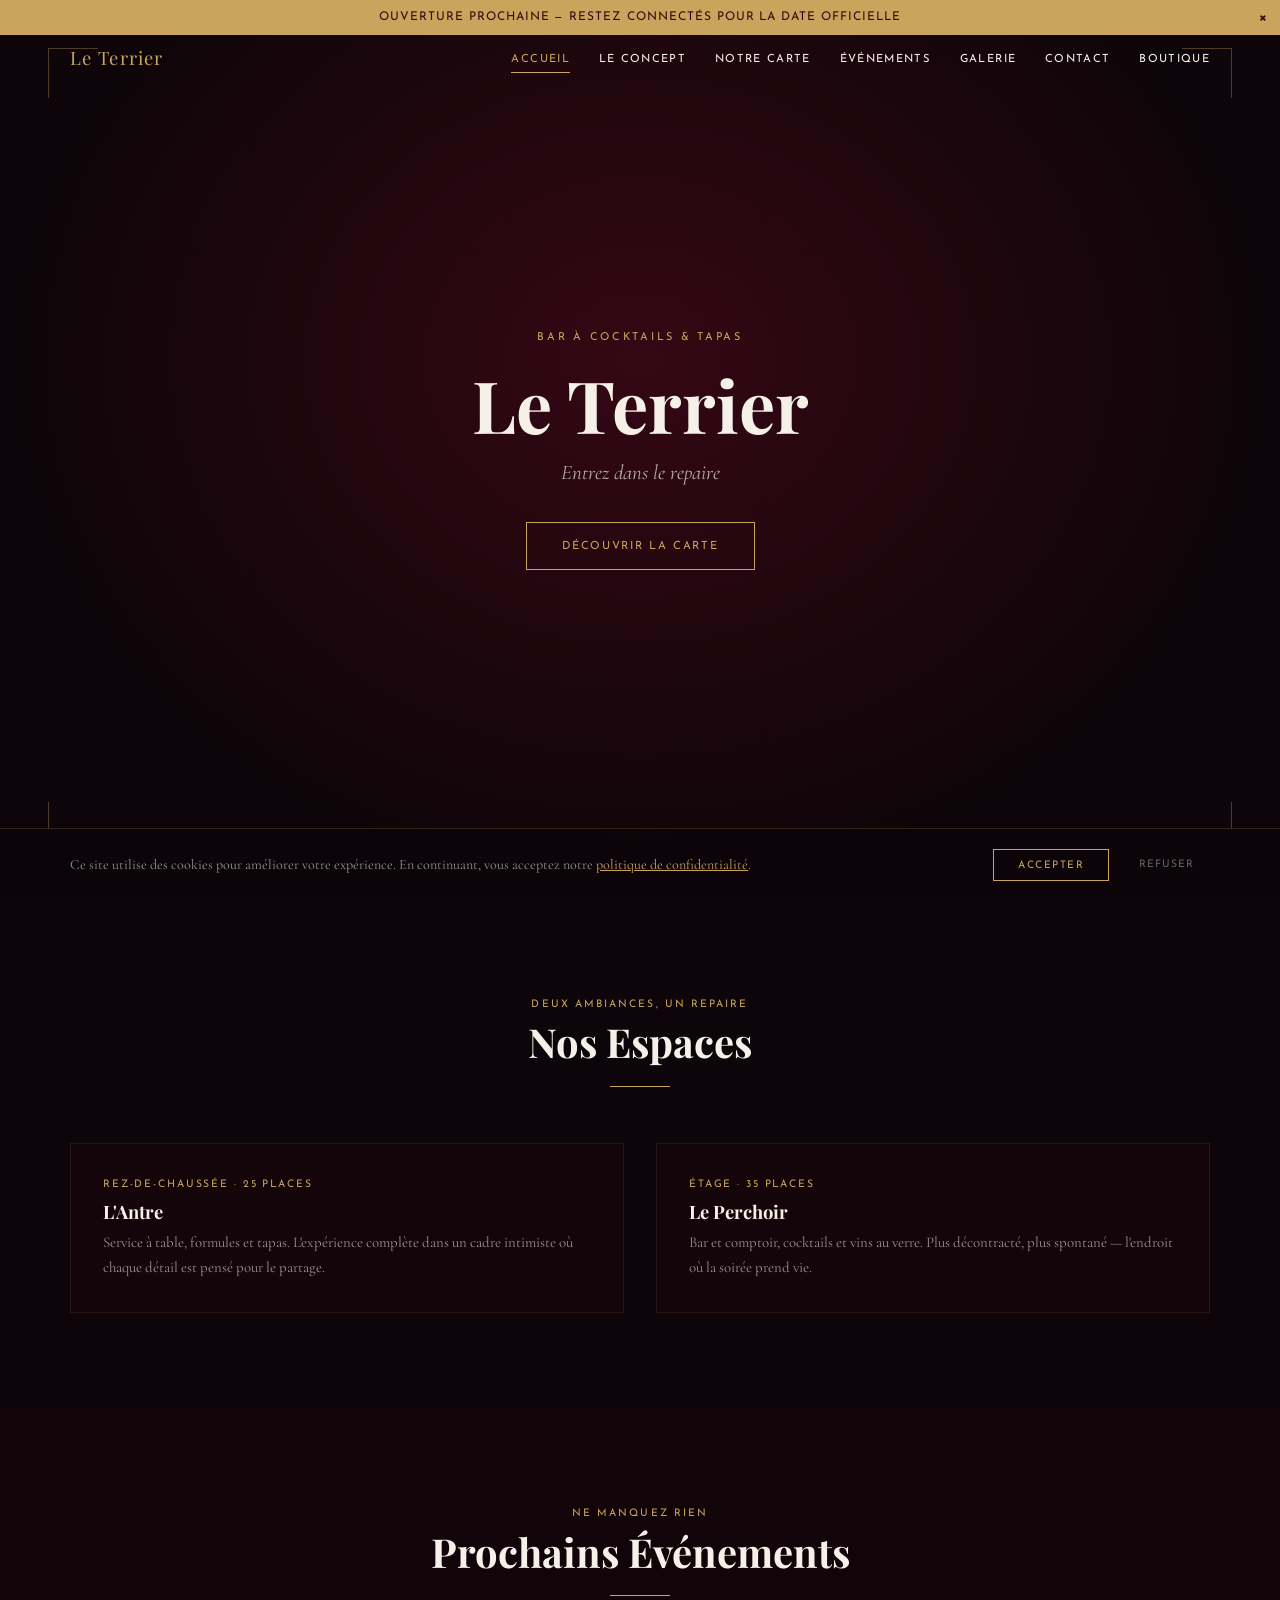
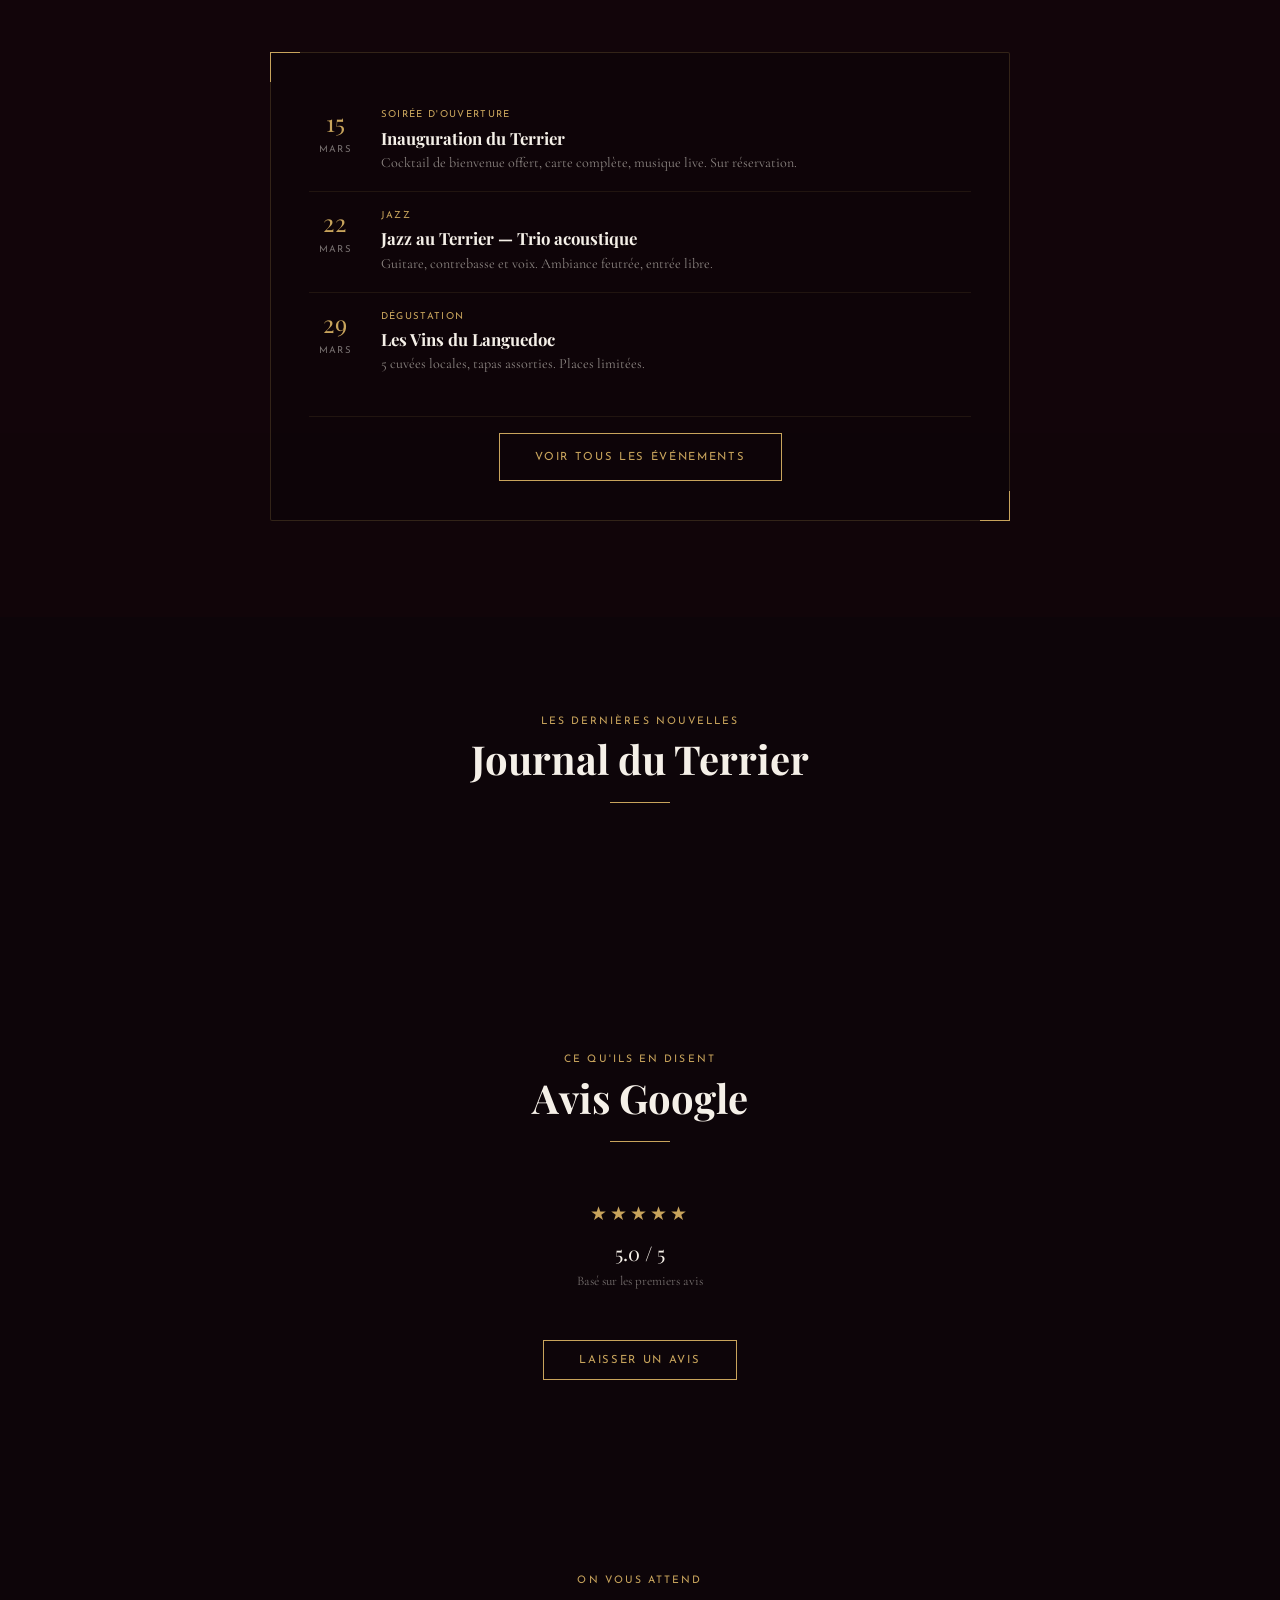
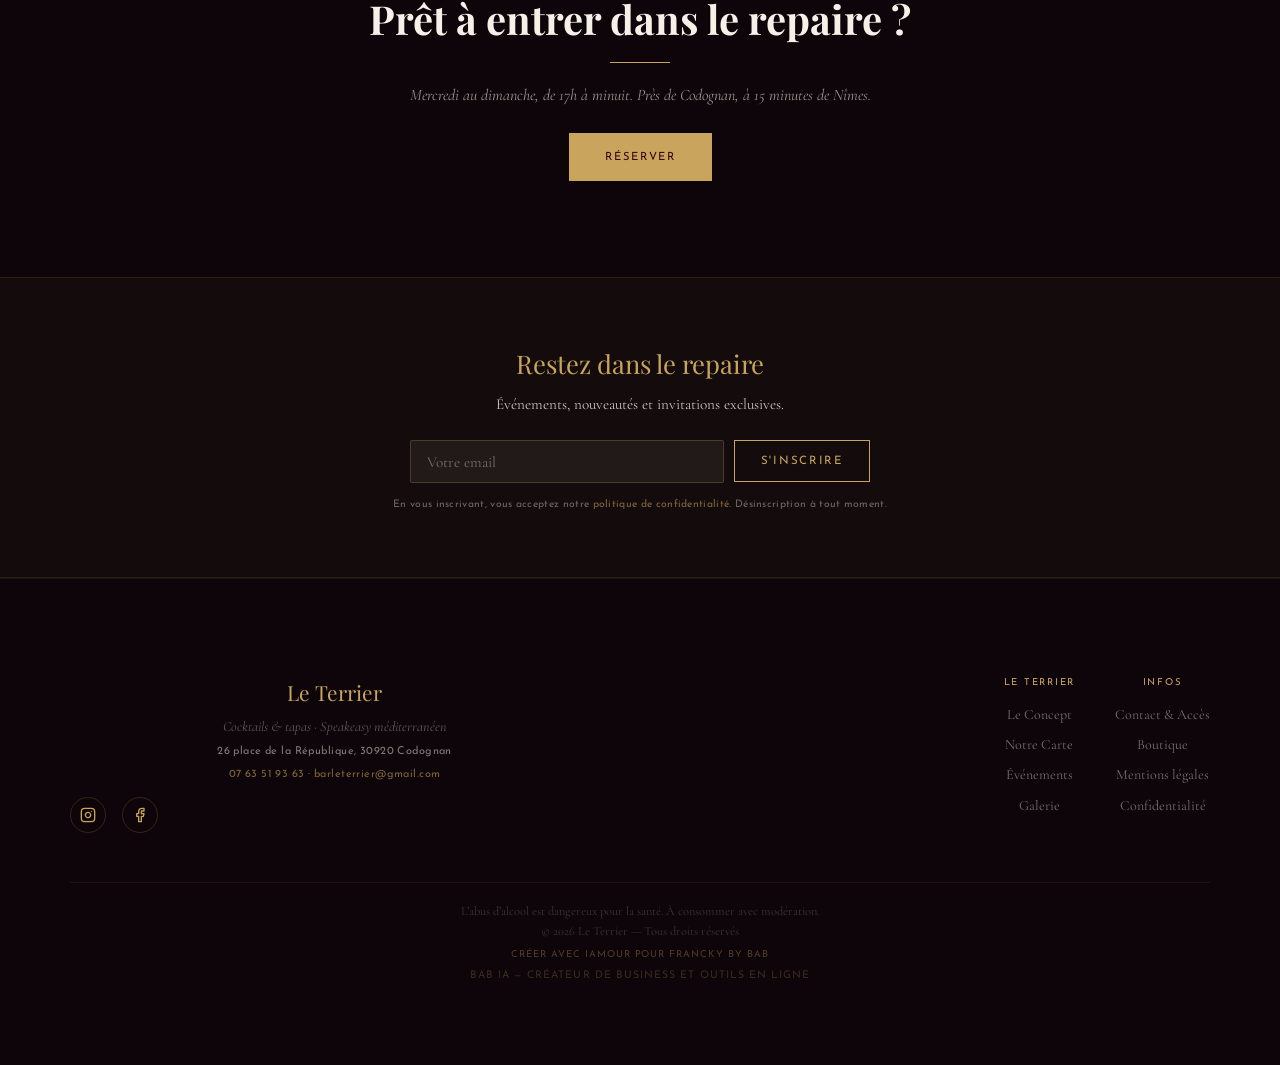
<file: index.html>
<!DOCTYPE html>
<html lang="fr">
<head>
  <meta charset="UTF-8">
  <meta http-equiv="X-Content-Type-Options" content="nosniff">
  <meta http-equiv="X-Frame-Options" content="SAMEORIGIN">
  <meta http-equiv="Permissions-Policy" content="camera=(), microphone=(), geolocation=()">
  <meta name="referrer" content="strict-origin-when-cross-origin">
  <meta name="robots" content="index, follow">
  <meta name="theme-color" content="#5C0A1E">
  <meta name="viewport" content="width=device-width, initial-scale=1.0">
  <title>Le Terrier — Bar à Cocktails & Tapas · Speakeasy Méditerranéen</title>
  <meta name="description" content="Le Terrier, bar à cocktails et tapas de style speakeasy méditerranéen près de Nîmes. Cocktails classiques, tapas du Sud, planches à partager, ambiance intimiste. Ouvert du mercredi au dimanche.">
  <meta property="og:title" content="Le Terrier — Bar à Cocktails &amp; Tapas · Speakeasy Méditerranéen">
  <meta property="og:description" content="Cocktails classiques, tapas du Sud, planches à partager, ambiance intimiste. Ouvert du mercredi au dimanche près de Nîmes.">
  <meta property="og:type" content="website">
  <meta property="og:locale" content="fr_FR">
  <meta property="og:url" content="https://www.bar-le-terrier.fr/">
  <!-- <meta property="og:image" content="https://www.bar-le-terrier.fr/images/og-cover.jpg"> -->
  <meta name="twitter:card" content="summary_large_image">
  <meta name="twitter:title" content="Le Terrier — Bar à Cocktails &amp; Tapas · Speakeasy Méditerranéen">
  <meta name="twitter:description" content="Cocktails classiques, tapas du Sud, planches à partager, ambiance intimiste. Ouvert du mercredi au dimanche près de Nîmes.">
  <!-- <meta name="twitter:image" content="https://www.bar-le-terrier.fr/images/og-cover.jpg"> -->
  <link rel="icon" type="image/svg+xml" href="favicon.svg">
  <link rel="icon" type="image/x-icon" href="favicon.ico">
  <link rel="preconnect" href="https://fonts.googleapis.com">
  <link rel="preconnect" href="https://fonts.gstatic.com" crossorigin>
  <link rel="preload" as="style" href="https://fonts.googleapis.com/css2?family=Playfair+Display:wght@400;700&family=Cormorant+Garamond:ital,wght@0,400;0,600;1,400&family=Josefin+Sans:wght@300;400&display=swap" crossorigin>
  <link href="https://fonts.googleapis.com/css2?family=Playfair+Display:wght@400;700&family=Cormorant+Garamond:ital,wght@0,400;0,600;1,400&family=Josefin+Sans:wght@300;400&display=swap" rel="stylesheet">
  <link rel="canonical" href="https://www.bar-le-terrier.fr/">
  <link rel="sitemap" type="application/xml" href="/sitemap.xml">
  <link rel="stylesheet" href="styles.css?v=3">

  <!-- Schema.org LocalBusiness — enrichi pour SEO & IA -->
  <script type="application/ld+json">
  {
    "@context": "https://schema.org",
    "@type": "BarOrPub",
    "name": "Le Terrier",
    "alternateName": "Le Terrier Bar",
    "description": "Bar à cocktails et tapas méditerranéennes de style speakeasy, situé près de Codognan dans le Gard, à 15 minutes de Nîmes. Ambiance intimiste, produits du terroir, 35 places assises.",
    "url": "https://www.bar-le-terrier.fr",
    "servesCuisine": ["Tapas", "Cocktails", "Méditerranéen", "Tapas espagnoles", "Planches charcuterie", "Spiritueux"],
    "priceRange": "€€",
    "currenciesAccepted": "EUR",
    "paymentAccepted": "Cash, Credit Card",
    "openingHoursSpecification": [
      {
        "@type": "OpeningHoursSpecification",
        "dayOfWeek": ["Wednesday", "Thursday", "Friday", "Saturday", "Sunday"],
        "opens": "17:00",
        "closes": "00:00"
      }
    ],
    "telephone": "+33763519363",
    "email": "barleterrier@gmail.com",
    "address": {
      "@type": "PostalAddress",
      "streetAddress": "26 place de la République",
      "addressLocality": "Codognan",
      "addressRegion": "Occitanie",
      "postalCode": "30920",
      "addressCountry": "FR"
    },
    "geo": {
      "@type": "GeoCoordinates",
      "latitude": 43.7405,
      "longitude": 4.2180
    },
    "areaServed": {
      "@type": "GeoCircle",
      "geoMidpoint": { "@type": "GeoCoordinates", "latitude": 43.7405, "longitude": 4.2180 },
      "geoRadius": "20000"
    },
    "hasMenu": {
      "@type": "Menu",
      "name": "Carte du Terrier",
      "url": "https://www.bar-le-terrier.fr/carte",
      "hasMenuSection": [
        {
          "@type": "MenuSection",
          "name": "Cocktails Signatures",
          "hasMenuItem": [
            {"@type": "MenuItem", "name": "Le Terrier", "description": "Gin, miel de garrigue, thym frais, citron, tonic artisanal", "offers": {"@type": "Offer", "price": "10", "priceCurrency": "EUR"}},
            {"@type": "MenuItem", "name": "L'Embuscade", "description": "Mezcal, pamplemousse rose, sirop de romarin, piment d'Espelette", "offers": {"@type": "Offer", "price": "10", "priceCurrency": "EUR"}},
            {"@type": "MenuItem", "name": "Nuit Fauve", "description": "Rhum ambré, passion, lait de coco, vanille, zeste de combava", "offers": {"@type": "Offer", "price": "10", "priceCurrency": "EUR"}}
          ]
        },
        {
          "@type": "MenuSection",
          "name": "Formules",
          "hasMenuItem": [
            {"@type": "MenuItem", "name": "L'Entrée du Terrier", "description": "3 tapas au choix + 1 cocktail", "offers": {"@type": "Offer", "price": "23", "priceCurrency": "EUR"}},
            {"@type": "MenuItem", "name": "La Tanière", "description": "5 tapas au choix + 2 cocktails", "offers": {"@type": "Offer", "price": "40", "priceCurrency": "EUR"}},
            {"@type": "MenuItem", "name": "Le Festin du Renard", "description": "7 tapas + 2 cocktails + 1 planche à partager", "offers": {"@type": "Offer", "price": "55", "priceCurrency": "EUR"}}
          ]
        }
      ]
    },
    "founder": [
      {"@type": "Person", "name": "Bastien", "jobTitle": "Co-fondateur"},
      {"@type": "Person", "name": "Franck", "jobTitle": "Co-fondateur"}
    ],
    "sameAs": [],
    "keywords": "bar cocktails Nîmes, tapas Gard, speakeasy Codognan, bar cocktails Occitanie, tapas méditerranéennes, cocktails classiques Sud France, bar ambiance Nîmes, bar Camargue"
  }
  </script>

  <!-- FAQ Schema — optimisé pour les AI Overviews Google (15 questions) -->
  <script type="application/ld+json">
  {
    "@context": "https://schema.org",
    "@type": "FAQPage",
    "mainEntity": [
      {
        "@type": "Question",
        "name": "Où se trouve Le Terrier ?",
        "acceptedAnswer": {
          "@type": "Answer",
          "text": "Le Terrier est situé au 26 place de la République à Codognan (30920), dans le Gard, à seulement 15 minutes de Nîmes. Le bar se trouve entre Nîmes et la Camargue, avec un parking gratuit à proximité."
        }
      },
      {
        "@type": "Question",
        "name": "Quels sont les horaires du Terrier ?",
        "acceptedAnswer": {
          "@type": "Answer",
          "text": "Le Terrier est ouvert du mercredi au dimanche, de 17h à minuit. Fermé le lundi et le mardi."
        }
      },
      {
        "@type": "Question",
        "name": "Faut-il réserver au Terrier ?",
        "acceptedAnswer": {
          "@type": "Answer",
          "text": "La réservation est recommandée, surtout le week-end. Le Terrier dispose de 35 places assises dans un cadre intimiste de type speakeasy. Vous pouvez réserver via le formulaire en ligne, par téléphone au 07 63 51 93 63, ou par email à barleterrier@gmail.com."
        }
      },
      {
        "@type": "Question",
        "name": "Quel est le concept du Terrier ?",
        "acceptedAnswer": {
          "@type": "Answer",
          "text": "Le Terrier est un bar à cocktails et tapas méditerranéennes de style speakeasy, créé par deux amis — Bastien (artisan) et Franck (hôtelier). L'ambiance est intimiste et chaleureuse, avec un décor Art Déco et des produits du terroir du Sud : olives de Nîmes, sel de Camargue, safran des Cévennes, miel de garrigue."
        }
      },
      {
        "@type": "Question",
        "name": "Quels sont les prix au Terrier ?",
        "acceptedAnswer": {
          "@type": "Answer",
          "text": "Les cocktails signatures sont à 10 €, les classiques revisités à 9 €, les sans alcool à 7 €, les shooters à 4 €. Les petites tapas de 5 à 6 €, les tapas de 8 à 10 €, les tapas signatures de 12 à 16 €. Les formules démarrent à 23 € (3 tapas + 1 cocktail). La Grande Tablée à partager est à 22 €. Les vins au verre démarrent à 5 €."
        }
      },
      {
        "@type": "Question",
        "name": "Quels cocktails propose Le Terrier ?",
        "acceptedAnswer": {
          "@type": "Answer",
          "text": "Le Terrier propose 6 cocktails signatures à 10 € (Le Terrier, L'Embuscade, Nuit Fauve, Le Refuge, Brume d'Été, Terre Rouge), 4 classiques revisités à 9 € (Spritz des Garrigues, Negroni du Sud, Mojito Sauvage, Paloma Rosée), et 3 cocktails sans alcool à 7 € (Le Doux Terrier, Jardin Secret, Flamme Douce). Tous les cocktails signatures sont créés sur place avec des produits du terroir."
        }
      },
      {
        "@type": "Question",
        "name": "Le Terrier propose-t-il des tapas ?",
        "acceptedAnswer": {
          "@type": "Answer",
          "text": "Oui, Le Terrier propose une carte complète de tapas méditerranéennes : des petites tapas de 5 à 6 € (croquetas, piquillos, olives), des tapas de 8 à 10 € (tataki de thon, gambas à la plancha, burrata, calamars), et des tapas signatures de 12 à 16 € (poulpe grillé, tartare de bœuf Aubrac, planche ibérique Grand Cru). La Grande Tablée (22 €) est une planche signature à partager."
        }
      },
      {
        "@type": "Question",
        "name": "Peut-on privatiser Le Terrier ?",
        "acceptedAnswer": {
          "@type": "Answer",
          "text": "Oui, Le Terrier est privatisable pour des événements jusqu'à 60 personnes. Contactez-nous par téléphone au 07 63 51 93 63 ou par email à barleterrier@gmail.com pour discuter de votre projet."
        }
      },
      {
        "@type": "Question",
        "name": "Y a-t-il un parking au Terrier ?",
        "acceptedAnswer": {
          "@type": "Answer",
          "text": "Oui, un parking gratuit est disponible à proximité immédiate du Terrier, sur la place de la République à Codognan."
        }
      },
      {
        "@type": "Question",
        "name": "Le Terrier est-il accessible aux personnes à mobilité réduite ?",
        "acceptedAnswer": {
          "@type": "Answer",
          "text": "Oui, le rez-de-chaussée (L'Antre, 25 places avec service à table) est accessible aux personnes à mobilité réduite. L'étage (Le Perchoir, bar et comptoir) nécessite des escaliers."
        }
      },
      {
        "@type": "Question",
        "name": "Les chiens sont-ils acceptés au Terrier ?",
        "acceptedAnswer": {
          "@type": "Answer",
          "text": "Oui, les chiens calmes sont les bienvenus au Terrier."
        }
      },
      {
        "@type": "Question",
        "name": "Quelles formules propose Le Terrier ?",
        "acceptedAnswer": {
          "@type": "Answer",
          "text": "Le Terrier propose trois formules : L'Entrée du Terrier (23 €, 3 tapas + 1 cocktail), La Tanière (40 €, 5 tapas + 2 cocktails, notre recommandation), et Le Festin du Renard (55 € pour deux, 7 tapas + 2 cocktails + 1 planche à partager). Les tapas des formules sont au choix parmi les petites tapas et tapas."
        }
      },
      {
        "@type": "Question",
        "name": "Le Terrier propose-t-il des vins ?",
        "acceptedAnswer": {
          "@type": "Answer",
          "text": "Oui, Le Terrier propose une sélection de vins au verre, tous issus de la région : Picpoul de Pinet (5 €), Costières de Nîmes en blanc, rosé et rouge (5-6 €), Tavel rosé (6 €), Pic Saint-Loup (7 €), et en premium, Terrasses du Larzac (8 €) et Châteauneuf-du-Pape (9 €)."
        }
      },
      {
        "@type": "Question",
        "name": "Quels événements ont lieu au Terrier ?",
        "acceptedAnswer": {
          "@type": "Answer",
          "text": "Le Terrier organise des soirées régulières : Jazz au Terrier le jeudi (musique live acoustique), Vendredis Vins (cuvée de la semaine avec accords tapas), et DJ Lounge le samedi (deep house, nu-disco). Des soirées spéciales et dégustations sont également programmées."
        }
      },
      {
        "@type": "Question",
        "name": "Comment contacter Le Terrier ?",
        "acceptedAnswer": {
          "@type": "Answer",
          "text": "Vous pouvez contacter Le Terrier par téléphone au 07 63 51 93 63, par email à barleterrier@gmail.com, ou via le formulaire de contact sur www.bar-le-terrier.fr. L'établissement se situe au 26 place de la République, 30920 Codognan."
        }
      }
    ]
  }
  </script>
</head>
<body>
  <a href="#main-content" class="skip-to-content">Aller au contenu principal</a>
  <div class="preloader" aria-hidden="true">
    <div style="text-align:center">
      <p class="preloader__brand">Le Terrier</p>
      <div class="preloader__line"></div>
    </div>
  </div>



  <!-- BANDEAU ANNONCE — modifier le texte ici -->
  <div class="announce" role="banner">
    Ouverture prochaine — Restez connectés pour la date officielle
    <button class="announce__close" aria-label="Fermer">&times;</button>
  </div>

  <!-- HEADER -->
  <header class="header">
    <div class="header__inner">
      <a href="/" class="header__logo">Le Terrier</a>
      <button class="burger" aria-label="Menu" aria-expanded="false">
        <span></span><span></span><span></span>
      </button>
      <nav class="nav">
        <ul class="nav__list">
          <li><a href="/" class="nav__link active">Accueil</a></li>
          <li><a href="/concept" class="nav__link">Le Concept</a></li>
          <li><a href="/carte" class="nav__link">Notre Carte</a></li>
          <li><a href="/evenements" class="nav__link">Événements</a></li>
          <li><a href="/galerie" class="nav__link">Galerie</a></li>
          <li><a href="/contact" class="nav__link">Contact</a></li>
          <li><a href="/boutique" class="nav__link">Boutique</a></li>
        </ul>
      </nav>
    </div>
  </header>

  <!-- ATMOSPHERE CANVAS -->
  <canvas id="atmosphere" class="canvas-atmo" aria-hidden="true" aria-label="Animation décorative"></canvas>

  <!-- HERO -->
  <main id="main-content">
  <section class="hero">
    <div class="hero__bg"></div>
    <div class="hero__corner hero__corner--tl"></div>
    <div class="hero__corner hero__corner--tr"></div>
    <div class="hero__corner hero__corner--bl"></div>
    <div class="hero__corner hero__corner--br"></div>
    <div class="hero__content">
      <p class="hero__sur">Bar à Cocktails & Tapas</p>
      <h1 class="hero__title">Le Terrier</h1>
      <p class="hero__sub">Entrez dans le repaire</p>
      <a href="/carte" class="btn">Découvrir la carte</a>
    </div>
    <div class="hero__scroll">
      <span>Découvrir</span>
      <span>↓</span>
    </div>
  </section>

  <!-- ARDOISE DU TERRIER — Annonces dynamiques depuis le dashboard -->
  <section class="section-pad ardoise-section" id="ardoise-section" style="display:none">
    <div class="container">
      <div class="stitle reveal">
        <p class="stitle__sur">Du nouveau au repaire</p>
        <h2 class="stitle__main">L'Ardoise du Terrier</h2>
        <span class="gold-sep"></span>
      </div>
      <div class="ardoise reveal" id="ardoise-content">
        <!-- Rempli dynamiquement par JS -->
      </div>
    </div>
  </section>

  <!-- ESPACES TEASER -->
  <section class="section-pad">
    <div class="container">
      <div class="stitle reveal">
        <p class="stitle__sur">Deux ambiances, un repaire</p>
        <h2 class="stitle__main">Nos Espaces</h2>
        <span class="gold-sep"></span>
      </div>
      <div class="spaces-teaser">
        <div class="card reveal reveal-d1">
          <p class="card__label">Rez-de-chaussée · 25 places</p>
          <h3 class="card__title">L'Antre</h3>
          <p class="card__text">Service à table, formules et tapas. L'expérience complète dans un cadre intimiste où chaque détail est pensé pour le partage.</p>
        </div>
        <div class="card reveal reveal-d2">
          <p class="card__label">Étage · 35 places</p>
          <h3 class="card__title">Le Perchoir</h3>
          <p class="card__text">Bar et comptoir, cocktails et vins au verre. Plus décontracté, plus spontané — l'endroit où la soirée prend vie.</p>
        </div>
      </div>
    </div>
  </section>

  <!-- ENCADRÉ ÉVÉNEMENTS — Prochains événements -->
  <section class="section-pad bg-accent" id="events-highlight">
    <div class="container">
      <div class="stitle reveal">
        <p class="stitle__sur">Ne manquez rien</p>
        <h2 class="stitle__main">Prochains Événements</h2>
        <span class="gold-sep"></span>
      </div>
      <div class="events-highlight reveal">
        <div class="events-highlight__list">

          <div class="events-highlight__item">
            <div class="events-highlight__date">
              <span class="events-highlight__day">15</span>
              <span class="events-highlight__month">Mars</span>
            </div>
            <div class="events-highlight__content">
              <p class="events-highlight__tag">Soirée d'ouverture</p>
              <h3 class="events-highlight__title">Inauguration du Terrier</h3>
              <p class="events-highlight__text">Cocktail de bienvenue offert, carte complète, musique live. Sur réservation.</p>
            </div>
          </div>

          <div class="events-highlight__item">
            <div class="events-highlight__date">
              <span class="events-highlight__day">22</span>
              <span class="events-highlight__month">Mars</span>
            </div>
            <div class="events-highlight__content">
              <p class="events-highlight__tag">Jazz</p>
              <h3 class="events-highlight__title">Jazz au Terrier — Trio acoustique</h3>
              <p class="events-highlight__text">Guitare, contrebasse et voix. Ambiance feutrée, entrée libre.</p>
            </div>
          </div>

          <div class="events-highlight__item">
            <div class="events-highlight__date">
              <span class="events-highlight__day">29</span>
              <span class="events-highlight__month">Mars</span>
            </div>
            <div class="events-highlight__content">
              <p class="events-highlight__tag">Dégustation</p>
              <h3 class="events-highlight__title">Les Vins du Languedoc</h3>
              <p class="events-highlight__text">5 cuvées locales, tapas assorties. Places limitées.</p>
            </div>
          </div>

        </div>
        <div class="events-highlight__cta">
          <a href="/evenements" class="btn">Voir tous les événements</a>
        </div>
      </div>
    </div>
  </section>

  <!-- JOURNAL DU TERRIER — Chargé dynamiquement depuis le dashboard -->
  <section class="section-pad" id="journal-section">
    <div class="container">
      <div class="stitle reveal">
        <p class="stitle__sur">Les dernières nouvelles</p>
        <h2 class="stitle__main">Journal du Terrier</h2>
        <span class="gold-sep"></span>
      </div>
      <div class="journal-grid" id="journal-grid">
        <!-- Rempli dynamiquement par JS -->
      </div>
    </div>
  </section>

  <!-- AVIS GOOGLE — modifier score, avis et lien ici -->
  <section class="section-pad">
    <div class="container">
      <div class="reviews reveal">
        <div class="stitle">
          <p class="stitle__sur">Ce qu'ils en disent</p>
          <h2 class="stitle__main">Avis Google</h2>
          <span class="gold-sep"></span>
        </div>
        <p class="reviews__stars" id="reviews-stars">★★★★★</p>
        <p class="reviews__score" id="reviews-score">5.0 / 5</p>
        <p class="reviews__count" id="reviews-count">Chargement des avis…</p>
        <div class="reviews-grid" id="reviews-grid">
          <!-- Loaded dynamically from API -->
        </div>
        <button class="btn" id="open-review-form">Laisser un avis</button>

        <!-- FORMULAIRE AVIS PUBLIC -->
        <div id="review-modal" style="display:none;position:fixed;inset:0;z-index:9999;background:rgba(0,0,0,.7);align-items:center;justify-content:center">
          <div style="background:#2e1620;border:1px solid rgba(200,164,92,.3);border-radius:12px;padding:2rem;max-width:480px;width:90%;position:relative">
            <button id="close-review-modal" style="position:absolute;top:1rem;right:1rem;background:none;border:none;color:rgba(245,240,232,.5);font-size:1.3rem;cursor:pointer">&times;</button>
            <h3 style="font-family:var(--font-display);color:var(--or);margin-bottom:.3rem;font-size:1.1rem">Votre avis compte</h3>
            <p style="font-size:.8rem;color:rgba(245,240,232,.5);margin-bottom:1.2rem">Partagez votre experience au Terrier</p>
            <form id="public-review-form">
              <div style="margin-bottom:.8rem">
                <label style="display:block;font-size:.75rem;color:rgba(245,240,232,.6);margin-bottom:.3rem">Votre nom</label>
                <input type="text" id="pr-client" required minlength="2" maxlength="60" placeholder="Jean D." style="width:100%;padding:.5rem .7rem;background:rgba(0,0,0,.3);border:1px solid rgba(200,164,92,.2);border-radius:6px;color:#F5F0E8;font-size:.85rem">
              </div>
              <div style="margin-bottom:.8rem">
                <label style="display:block;font-size:.75rem;color:rgba(245,240,232,.6);margin-bottom:.3rem">Note</label>
                <div id="pr-stars" style="font-size:1.5rem;cursor:pointer;color:rgba(245,240,232,.3);letter-spacing:.3rem">
                  <span data-star="1">★</span><span data-star="2">★</span><span data-star="3">★</span><span data-star="4">★</span><span data-star="5">★</span>
                </div>
                <input type="hidden" id="pr-rating" value="0">
              </div>
              <div style="margin-bottom:.8rem">
                <label style="display:block;font-size:.75rem;color:rgba(245,240,232,.6);margin-bottom:.3rem">Votre avis</label>
                <textarea id="pr-comment" required minlength="10" maxlength="1000" rows="4" placeholder="Ambiance, cocktails, service..." style="width:100%;padding:.5rem .7rem;background:rgba(0,0,0,.3);border:1px solid rgba(200,164,92,.2);border-radius:6px;color:#F5F0E8;font-size:.85rem;resize:vertical"></textarea>
              </div>
              <!-- Honeypot anti-spam (invisible) -->
              <div style="position:absolute;left:-9999px" aria-hidden="true">
                <input type="text" name="website" id="pr-website" tabindex="-1" autocomplete="off">
              </div>
              <p id="pr-message" style="font-size:.8rem;margin-bottom:.8rem;display:none"></p>
              <button type="submit" class="btn btn--filled" id="pr-submit" style="width:100%">Envoyer mon avis</button>
            </form>
          </div>
        </div>
      </div>
    </div>
  </section>

  <!-- CTA FINAL -->
  <section class="section-pad text-center">
    <div class="container reveal">
      <p class="stitle__sur">On vous attend</p>
      <h2 class="stitle__main">Prêt à entrer dans le repaire ?</h2>
      <span class="gold-sep"></span>
      <p class="cta-text">Mercredi au dimanche, de 17h à minuit. Près de Codognan, à 15 minutes de Nîmes.</p>
      <a href="/contact" class="btn btn--filled">Réserver</a>
    </div>
  </section>

  <!-- FLOATING CTA -->
  <a href="/contact" class="float-cta">Réserver</a>

  </main>

  <!-- NEWSLETTER -->
  <section class="newsletter" id="newsletter">
    <div class="container">
      <div class="newsletter__inner">
        <p class="newsletter__title">Restez dans le repaire</p>
        <p class="newsletter__text">Événements, nouveautés et invitations exclusives.</p>
        <form class="newsletter__form" action="/api.php?action=subscribe-newsletter" method="POST">
          <div class="newsletter__field">
            <input type="email" name="EMAIL" class="newsletter__input" placeholder="Votre email" required aria-label="Adresse email pour la newsletter">
            <button type="submit" class="btn newsletter__btn">S'inscrire</button>
          </div>
          <div style="position:absolute;left:-5000px" aria-hidden="true"><input type="text" name="b_honey" tabindex="-1" autocomplete="off"></div>
        </form>
        <p class="newsletter__legal">En vous inscrivant, vous acceptez notre <a href="/politique-confidentialite">politique de confidentialité</a>. Désinscription à tout moment.</p>
      </div>
    </div>
  </section>

  <!-- FOOTER -->

  <!-- Scroll to top -->
  <button class="scroll-top" aria-label="Retour en haut">&#8593;</button>

  <footer class="footer">
    <div class="container footer__inner">
      <div class="footer__brand">
        <p class="footer__logo">Le Terrier</p>
        <p class="footer__tagline">Cocktails & tapas · Speakeasy méditerranéen</p>
        <p class="footer__contact">26 place de la République, 30920 Codognan</p>
        <p class="footer__contact"><a href="tel:+33763519363">07 63 51 93 63</a> · <a href="mailto:barleterrier@gmail.com">barleterrier@gmail.com</a></p>
        <div class="footer__social">
          <a href="https://www.instagram.com/www.bar-le-terrier.fr/" target="_blank" rel="noopener" aria-label="Instagram" title="Instagram">
            <svg width="16" height="16" viewBox="0 0 24 24" fill="none" stroke="currentColor" stroke-width="2" stroke-linecap="round" stroke-linejoin="round"><rect x="2" y="2" width="20" height="20" rx="5"/><path d="M16 11.37A4 4 0 1 1 12.63 8 4 4 0 0 1 16 11.37z"/><line x1="17.5" y1="6.5" x2="17.51" y2="6.5"/></svg>
          </a>
          <a href="https://www.facebook.com/people/Le-Terrier/" target="_blank" rel="noopener" aria-label="Facebook" title="Facebook">
            <svg width="16" height="16" viewBox="0 0 24 24" fill="none" stroke="currentColor" stroke-width="2" stroke-linecap="round" stroke-linejoin="round"><path d="M18 2h-3a5 5 0 0 0-5 5v3H7v4h3v8h4v-8h3l1-4h-4V7a1 1 0 0 1 1-1h3z"/></svg>
          </a>
        </div>
      </div>
      <div class="footer__links footer__links--cols">
        <div class="footer__col">
          <p class="footer__col-title">Le Terrier</p>
          <a href="/concept">Le Concept</a>
          <a href="/carte">Notre Carte</a>
          <a href="/evenements">Événements</a>
          <a href="/galerie">Galerie</a>
        </div>
        <div class="footer__col">
          <p class="footer__col-title">Infos</p>
          <a href="/contact">Contact & Accès</a>
          <a href="/boutique">Boutique</a>
          <a href="/mentions-legales">Mentions légales</a>
          <a href="/politique-confidentialite">Confidentialité</a>
        </div>
      </div>
      <div class="footer__bottom">
        L’abus d’alcool est dangereux pour la santé. À consommer avec modération.<br>
        © 2026 Le Terrier — Tous droits réservés<br>
        <span class="footer__credit">Créer avec IAmour pour Francky By BAB</span><br>
        <a href="#" class="footer__credit" style="opacity:.7;font-size:.85em;">BAB IA — Créateur de business et outils en ligne</a>
      </div>
    </div>
  </footer>

  <script src="shared.js?v=5" defer></script>

  <!-- COOKIE CONSENT -->
  <div id="cookie-banner" class="cookie-banner" role="dialog" aria-label="Consentement cookies">
    <div class="cookie-banner__inner">
      <p class="cookie-banner__text">Ce site utilise des cookies pour améliorer votre expérience. En continuant, vous acceptez notre <a href="/politique-confidentialite">politique de confidentialité</a>.</p>
      <div class="cookie-banner__actions">
        <button class="btn cookie-banner__accept" id="cookie-accept">Accepter</button>
        <button class="cookie-banner__refuse" id="cookie-refuse">Refuser</button>
      </div>
    </div>
  </div>

</body>
</html>
</file>
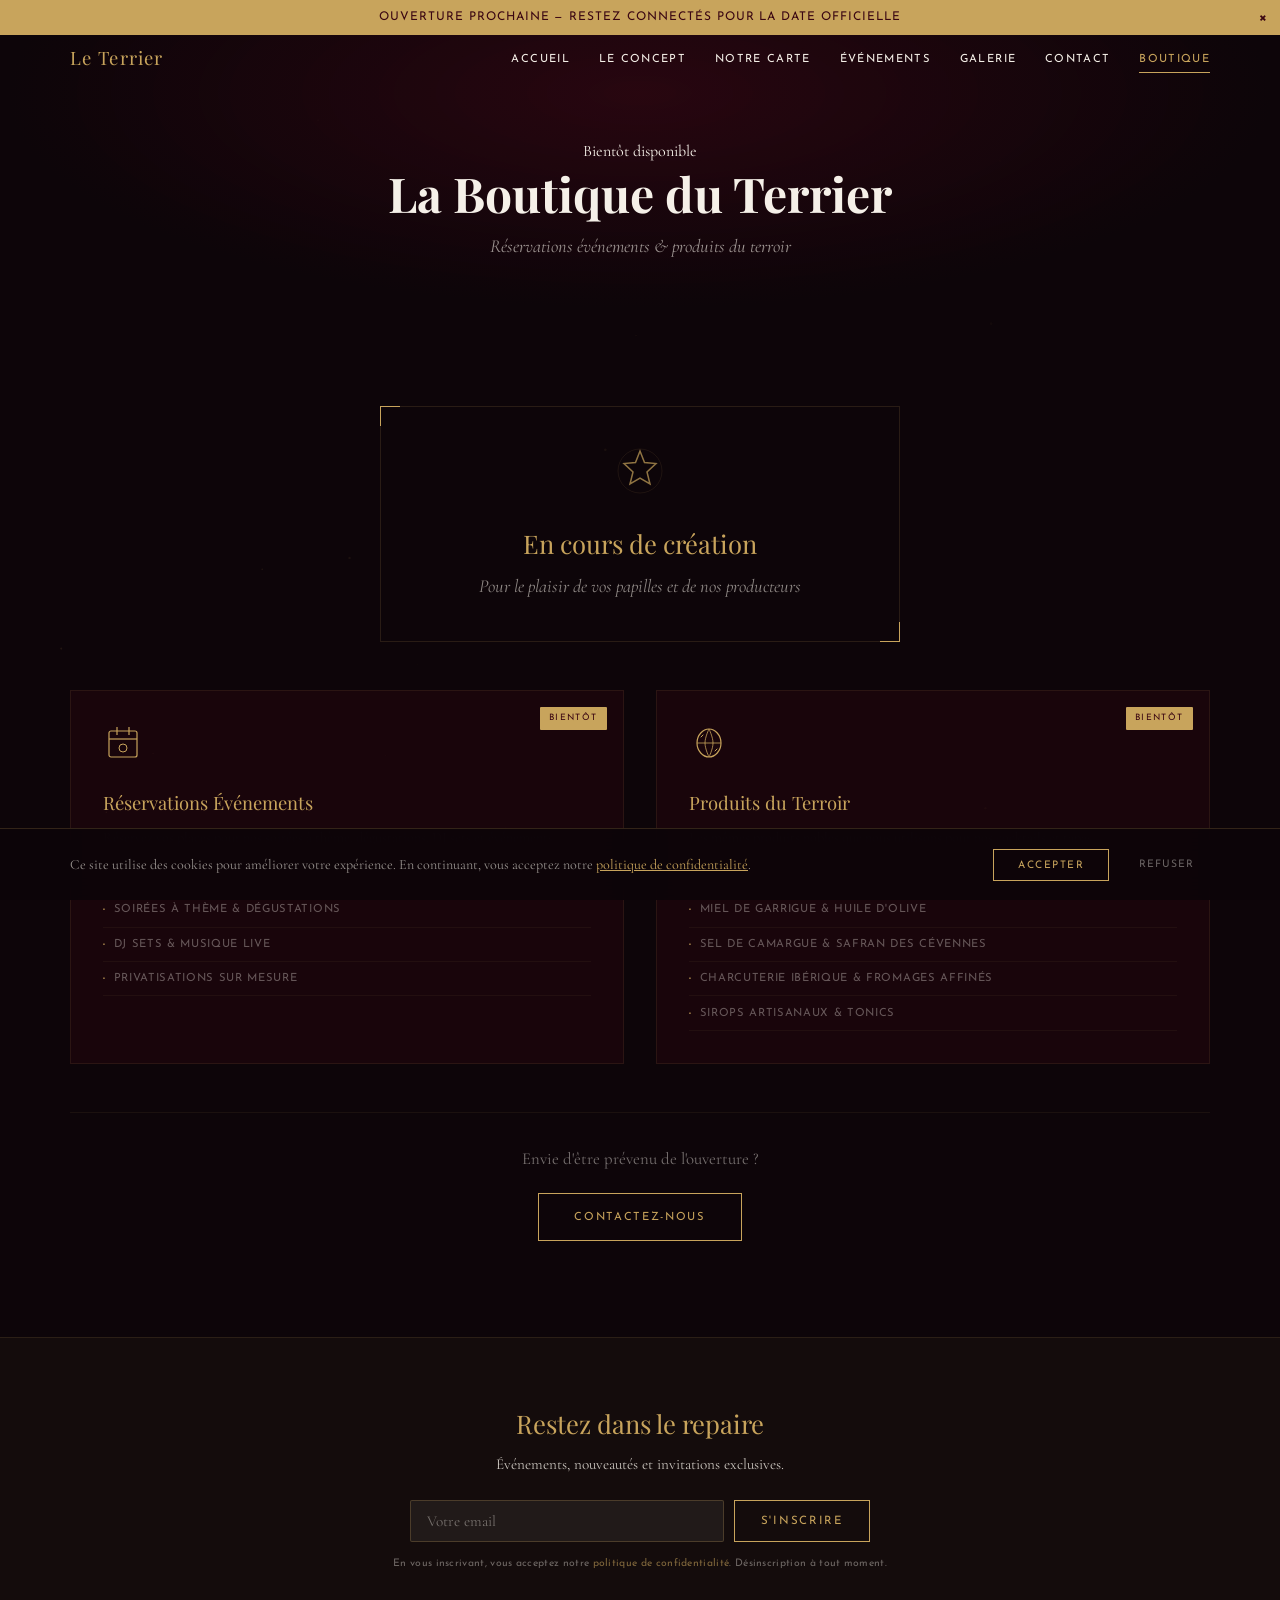
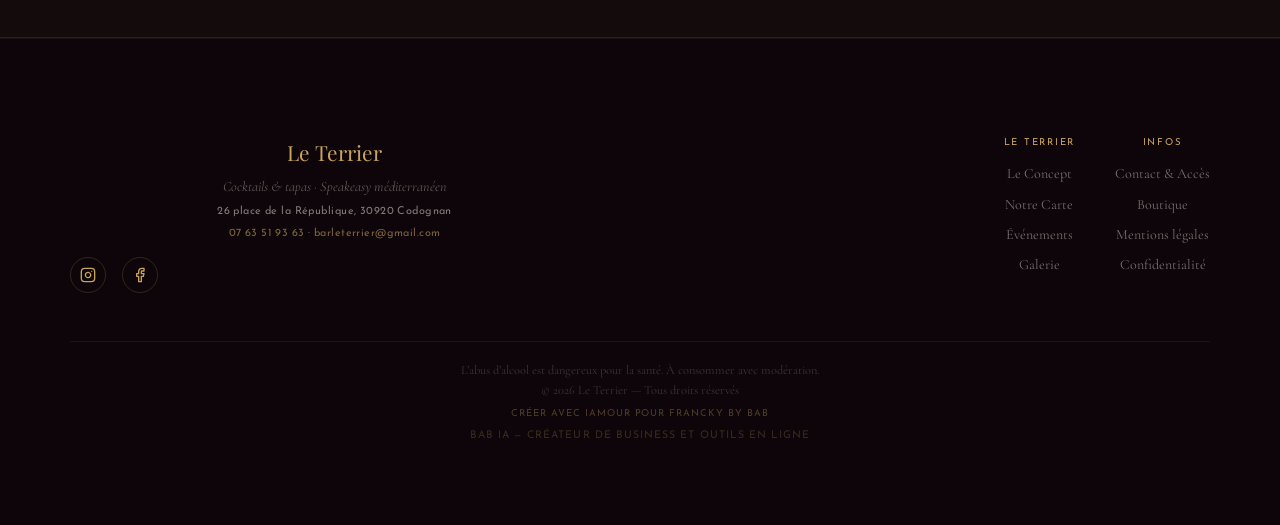
<file: boutique.html>
<!DOCTYPE html>
<html lang="fr">
<head>
  <meta charset="UTF-8">
  <meta http-equiv="X-Content-Type-Options" content="nosniff">
  <meta http-equiv="X-Frame-Options" content="SAMEORIGIN">
  <meta http-equiv="Permissions-Policy" content="camera=(), microphone=(), geolocation=()">
  <meta name="referrer" content="strict-origin-when-cross-origin">
  <meta name="robots" content="index, follow">
  <meta name="theme-color" content="#5C0A1E">
  <meta name="viewport" content="width=device-width, initial-scale=1.0">
  <title>Boutique — Le Terrier · Réservations & Produits du Terroir</title>
  <meta name="description" content="Réservez vos places pour les soirées et événements du Terrier, et découvrez notre sélection de produits nobles du terroir — les mêmes que nous utilisons pour nos cocktails et tapas.">
  <meta property="og:title" content="Boutique — Le Terrier · Réservations & Produits du Terroir">
  <meta property="og:description" content="Réservations événements et produits nobles du terroir — miel de garrigue, huile d'olive, sel de Camargue, et plus encore.">
  <meta property="og:type" content="website">
  <meta property="og:locale" content="fr_FR">
  <meta property="og:url" content="https://www.bar-le-terrier.fr/boutique">
  <meta name="twitter:card" content="summary_large_image">
  <meta name="twitter:title" content="Boutique — Le Terrier · Réservations & Produits du Terroir">
  <meta name="twitter:description" content="Réservations événements et produits nobles du terroir.">
  <!-- <meta property="og:image" content="https://www.bar-le-terrier.fr/images/og-boutique.jpg"> -->
  <link rel="canonical" href="https://www.bar-le-terrier.fr/boutique">
  <link rel="preconnect" href="https://fonts.googleapis.com">
  <link rel="preconnect" href="https://fonts.gstatic.com" crossorigin>
  <link href="https://fonts.googleapis.com/css2?family=Playfair+Display:wght@400;700&family=Cormorant+Garamond:ital,wght@0,400;0,600;1,400&family=Josefin+Sans:wght@300;400&display=swap" rel="stylesheet">
  <link rel="stylesheet" href="styles.css?v=3">

  <script type="application/ld+json">
  {
    "@context": "https://schema.org",
    "@type": "BreadcrumbList",
    "itemListElement": [
      {
        "@type": "ListItem",
        "position": 1,
        "name": "Accueil",
        "item": "https://www.bar-le-terrier.fr/"
      },
      {
        "@type": "ListItem",
        "position": 2,
        "name": "Boutique",
        "item": "https://www.bar-le-terrier.fr/boutique"
      }
    ]
  }
  </script>
  <link rel="icon" type="image/svg+xml" href="favicon.svg">
  <link rel="icon" type="image/x-icon" href="favicon.ico">
</head>
<body>
  <a href="#main-content" class="skip-to-content">Aller au contenu principal</a>
  <!-- Premium Layer -->
  <div class="preloader" aria-hidden="true">
    <div style="text-align:center">
      <p class="preloader__brand">Le Terrier</p>
      <div class="preloader__line"></div>
    </div>
  </div>


  <div class="announce" role="banner">
    Ouverture prochaine — Restez connectés pour la date officielle
    <button class="announce__close" aria-label="Fermer">&times;</button>
  </div>


  <header class="header">
    <div class="header__inner">
      <a href="/" class="header__logo">Le Terrier</a>
      <button class="burger" aria-label="Menu" aria-expanded="false">
        <span></span><span></span><span></span>
      </button>
      <nav class="nav">
        <ul class="nav__list">
          <li><a href="/" class="nav__link">Accueil</a></li>
          <li><a href="/concept" class="nav__link">Le Concept</a></li>
          <li><a href="/carte" class="nav__link">Notre Carte</a></li>
          <li><a href="/evenements" class="nav__link">Événements</a></li>
          <li><a href="/galerie" class="nav__link">Galerie</a></li>
          <li><a href="/contact" class="nav__link">Contact</a></li>
          <li><a href="/boutique" class="nav__link active">Boutique</a></li>
        </ul>
      </nav>
    </div>
  </header>

  <canvas id="atmosphere" class="canvas-atmo" aria-hidden="true" aria-label="Animation décorative"></canvas>

  <!-- HERO -->
  <main id="main-content">
  <section class="page-hero">
    <div class="container">
      <span class="page-hero__label">Bientôt disponible</span>
      <h1 class="page-hero__title">La Boutique du Terrier</h1>
      <p class="page-hero__sub">Réservations événements & produits du terroir</p>
    </div>
  </section>

  <!-- COMING SOON MAIN -->
  <section class="section-pad boutique-coming">
    <div class="container">

      <div class="boutique-message reveal">
        <div class="boutique-message__frame">
          <div class="boutique-message__icon">
            <svg width="48" height="48" viewBox="0 0 48 48" fill="none" xmlns="http://www.w3.org/2000/svg" aria-hidden="true">
              <path d="M24 4L28.5 15.5L40 16.5L31 25L34 37L24 31L14 37L17 25L8 16.5L19.5 15.5L24 4Z" stroke="#C8A45C" stroke-width="1.5" fill="none"/>
              <circle cx="24" cy="24" r="22" stroke="#C8A45C" stroke-width="0.5" opacity="0.3"/>
            </svg>
          </div>
          <h2 class="boutique-message__title">En cours de création</h2>
          <p class="boutique-message__text">Pour le plaisir de vos papilles et de nos producteurs</p>
          <div class="gold-line" aria-hidden="true"></div>
        </div>
      </div>

      <!-- TEASER: ce qui arrive -->
      <div class="boutique-teaser">
        <div class="boutique-teaser__grid">

          <!-- Réservations Événements -->
          <div class="boutique-card reveal">
            <div class="boutique-card__badge">Bientôt</div>
            <div class="boutique-card__icon">
              <svg width="40" height="40" viewBox="0 0 40 40" fill="none" xmlns="http://www.w3.org/2000/svg" aria-hidden="true">
                <rect x="6" y="8" width="28" height="26" rx="2" stroke="#C8A45C" stroke-width="1.2" fill="none"/>
                <line x1="6" y1="16" x2="34" y2="16" stroke="#C8A45C" stroke-width="1.2"/>
                <line x1="14" y1="4" x2="14" y2="12" stroke="#C8A45C" stroke-width="1.2"/>
                <line x1="26" y1="4" x2="26" y2="12" stroke="#C8A45C" stroke-width="1.2"/>
                <circle cx="20" cy="25" r="4" stroke="#C8A45C" stroke-width="1" fill="none"/>
              </svg>
            </div>
            <h3 class="boutique-card__title">Réservations Événements</h3>
            <p class="boutique-card__desc">Réservez vos places pour nos soirées à thème, dégustations, DJ sets et événements exclusifs. Chaque soirée au Terrier a sa propre saveur.</p>
            <ul class="boutique-card__list">
              <li>Soirées à thème & dégustations</li>
              <li>DJ sets & musique live</li>
              <li>Privatisations sur mesure</li>
            </ul>
          </div>

          <!-- Produits du Terroir -->
          <div class="boutique-card reveal">
            <div class="boutique-card__badge">Bientôt</div>
            <div class="boutique-card__icon">
              <svg width="40" height="40" viewBox="0 0 40 40" fill="none" xmlns="http://www.w3.org/2000/svg" aria-hidden="true">
                <path d="M20 6C14 6 8 12 8 20C8 28 14 34 20 34C26 34 32 28 32 20C32 12 26 6 20 6Z" stroke="#C8A45C" stroke-width="1.2" fill="none"/>
                <path d="M20 6C20 6 16 14 16 20C16 26 20 34 20 34" stroke="#C8A45C" stroke-width="0.8"/>
                <path d="M20 6C20 6 24 14 24 20C24 26 20 34 20 34" stroke="#C8A45C" stroke-width="0.8"/>
                <line x1="8" y1="20" x2="32" y2="20" stroke="#C8A45C" stroke-width="0.8"/>
                <path d="M12 14L14 12" stroke="#C8A45C" stroke-width="1" stroke-linecap="round"/>
                <path d="M28 26L26 28" stroke="#C8A45C" stroke-width="1" stroke-linecap="round"/>
              </svg>
            </div>
            <h3 class="boutique-card__title">Produits du Terroir</h3>
            <p class="boutique-card__desc">Les mêmes produits nobles que nous utilisons pour nos cocktails et tapas — sélectionnés avec soin chez nos producteurs locaux, livrés chez vous.</p>
            <ul class="boutique-card__list">
              <li>Miel de garrigue & huile d'olive</li>
              <li>Sel de Camargue & safran des Cévennes</li>
              <li>Charcuterie ibérique & fromages affinés</li>
              <li>Sirops artisanaux & tonics</li>
            </ul>
          </div>

        </div>
      </div>

      <!-- NOTIFICATION -->
      <div class="boutique-notify reveal">
        <p class="boutique-notify__text">Envie d'être prévenu de l'ouverture ?</p>
        <a href="/contact" class="btn">Contactez-nous</a>
      </div>

    </div>
  </section>

  </main>

  <!-- NEWSLETTER -->
  <section class="newsletter" id="newsletter">
    <div class="container">
      <div class="newsletter__inner">
        <p class="newsletter__title">Restez dans le repaire</p>
        <p class="newsletter__text">Événements, nouveautés et invitations exclusives.</p>
        <form class="newsletter__form" action="/api.php?action=subscribe-newsletter" method="POST">
          <div class="newsletter__field">
            <input type="email" name="EMAIL" class="newsletter__input" placeholder="Votre email" required aria-label="Adresse email pour la newsletter">
            <button type="submit" class="btn newsletter__btn">S'inscrire</button>
          </div>
          <div style="position:absolute;left:-5000px" aria-hidden="true"><input type="text" name="b_honey" tabindex="-1" autocomplete="off"></div>
        </form>
        <p class="newsletter__legal">En vous inscrivant, vous acceptez notre <a href="/politique-confidentialite">politique de confidentialité</a>. Désinscription à tout moment.</p>
      </div>
    </div>
  </section>

  <!-- Scroll to top -->
  <button class="scroll-top" aria-label="Retour en haut">&#8593;</button>

  <footer class="footer">
    <div class="container footer__inner">
      <div class="footer__brand">
        <p class="footer__logo">Le Terrier</p>
        <p class="footer__tagline">Cocktails & tapas · Speakeasy méditerranéen</p>
        <p class="footer__contact">26 place de la République, 30920 Codognan</p>
        <p class="footer__contact"><a href="tel:+33763519363">07 63 51 93 63</a> · <a href="mailto:barleterrier@gmail.com">barleterrier@gmail.com</a></p>
        <div class="footer__social">
          <a href="https://www.instagram.com/www.bar-le-terrier.fr/" target="_blank" rel="noopener" aria-label="Instagram" title="Instagram">
            <svg width="16" height="16" viewBox="0 0 24 24" fill="none" stroke="currentColor" stroke-width="2" stroke-linecap="round" stroke-linejoin="round"><rect x="2" y="2" width="20" height="20" rx="5"/><path d="M16 11.37A4 4 0 1 1 12.63 8 4 4 0 0 1 16 11.37z"/><line x1="17.5" y1="6.5" x2="17.51" y2="6.5"/></svg>
          </a>
          <a href="https://www.facebook.com/people/Le-Terrier/" target="_blank" rel="noopener" aria-label="Facebook" title="Facebook">
            <svg width="16" height="16" viewBox="0 0 24 24" fill="none" stroke="currentColor" stroke-width="2" stroke-linecap="round" stroke-linejoin="round"><path d="M18 2h-3a5 5 0 0 0-5 5v3H7v4h3v8h4v-8h3l1-4h-4V7a1 1 0 0 1 1-1h3z"/></svg>
          </a>
        </div>
      </div>
      <div class="footer__links footer__links--cols">
        <div class="footer__col">
          <p class="footer__col-title">Le Terrier</p>
          <a href="/concept">Le Concept</a>
          <a href="/carte">Notre Carte</a>
          <a href="/evenements">Événements</a>
          <a href="/galerie">Galerie</a>
        </div>
        <div class="footer__col">
          <p class="footer__col-title">Infos</p>
          <a href="/contact">Contact & Accès</a>
          <a href="/boutique">Boutique</a>
          <a href="/mentions-legales">Mentions légales</a>
          <a href="/politique-confidentialite">Confidentialité</a>
        </div>
      </div>
      <div class="footer__bottom">
        L’abus d’alcool est dangereux pour la santé. À consommer avec modération.<br>
        © 2026 Le Terrier — Tous droits réservés<br>
        <span class="footer__credit">Créer avec IAmour pour Francky By BAB</span><br>
        <a href="#" class="footer__credit" style="opacity:.7;font-size:.85em;">BAB IA — Créateur de business et outils en ligne</a>
      </div>
    </div>
  </footer>

  <!-- COOKIE CONSENT -->
  <div id="cookie-banner" class="cookie-banner" role="dialog" aria-label="Consentement cookies">
    <div class="cookie-banner__inner">
      <p class="cookie-banner__text">Ce site utilise des cookies pour améliorer votre expérience. En continuant, vous acceptez notre <a href="/politique-confidentialite">politique de confidentialité</a>.</p>
      <div class="cookie-banner__actions">
        <button class="btn cookie-banner__accept" id="cookie-accept">Accepter</button>
        <button class="cookie-banner__refuse" id="cookie-refuse">Refuser</button>
      </div>
    </div>
  </div>

  <script src="shared.js?v=5" defer></script>
</body>
</html>
</file>
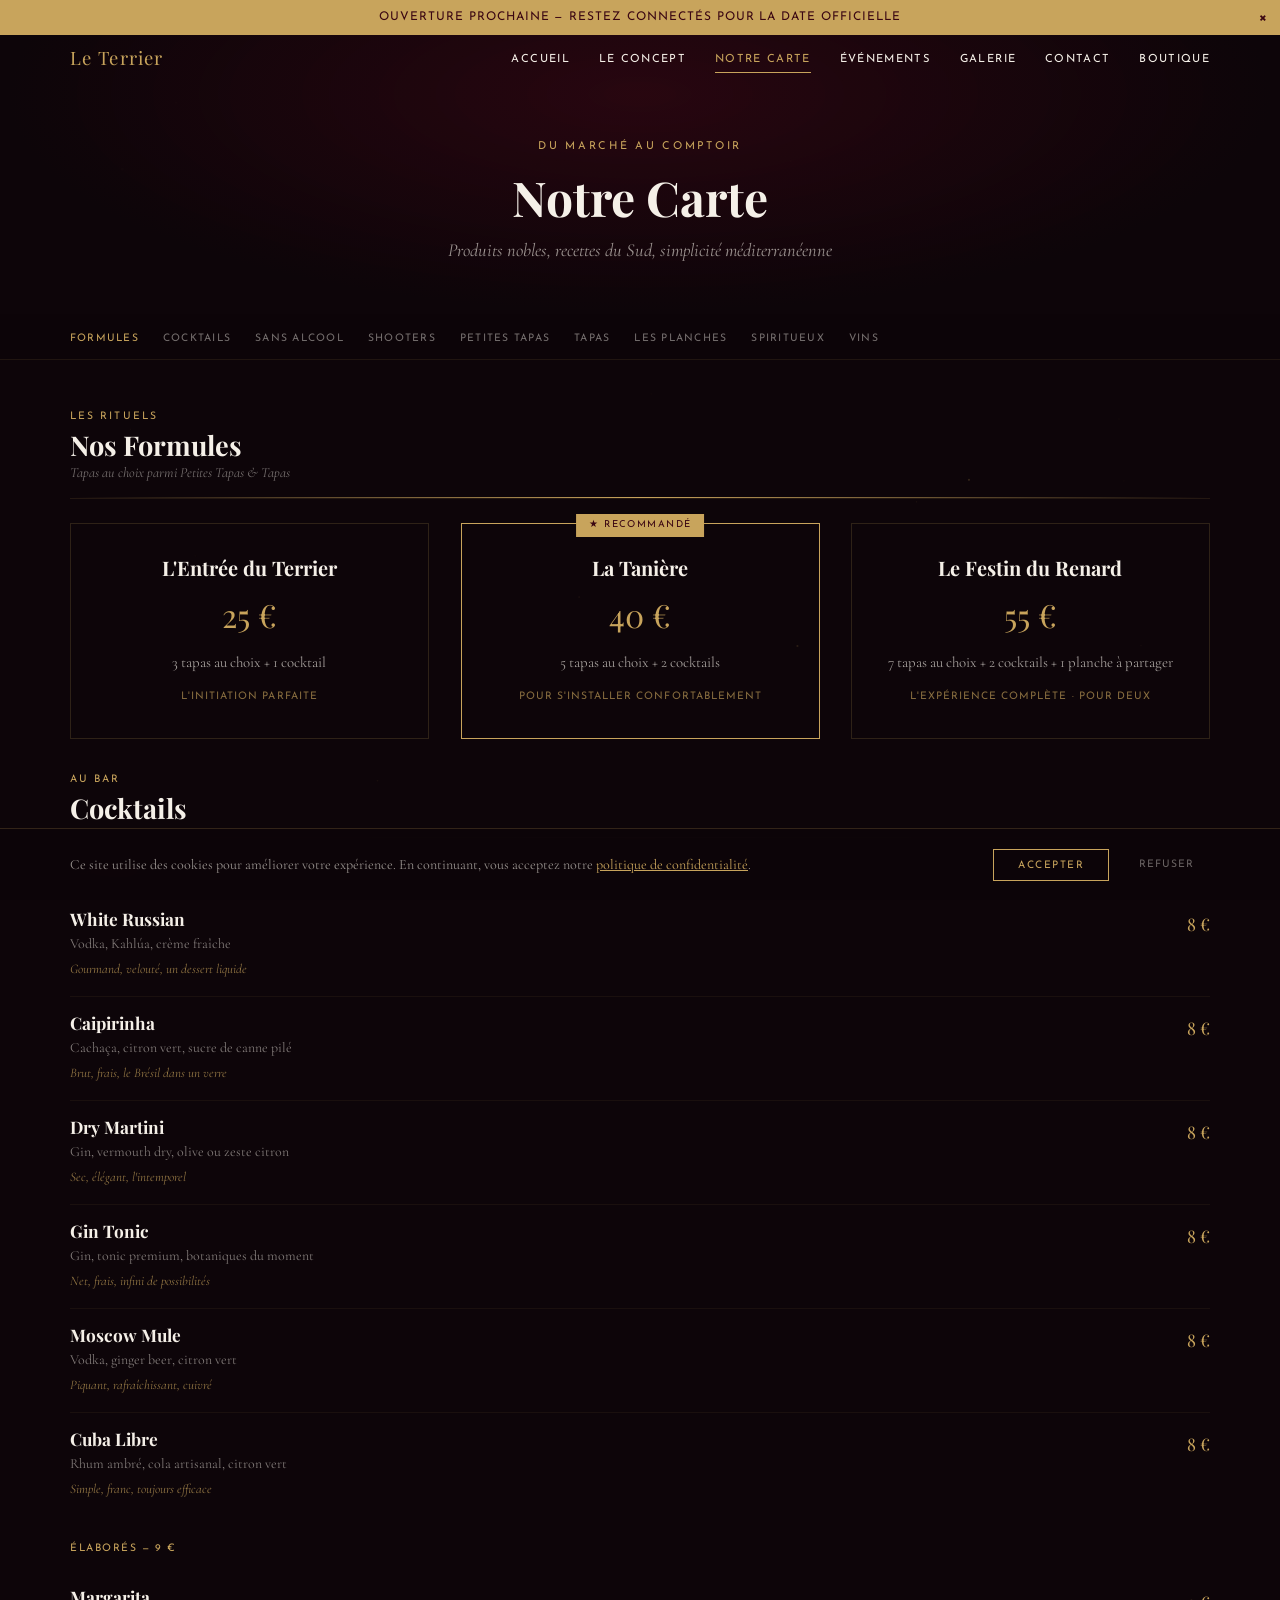
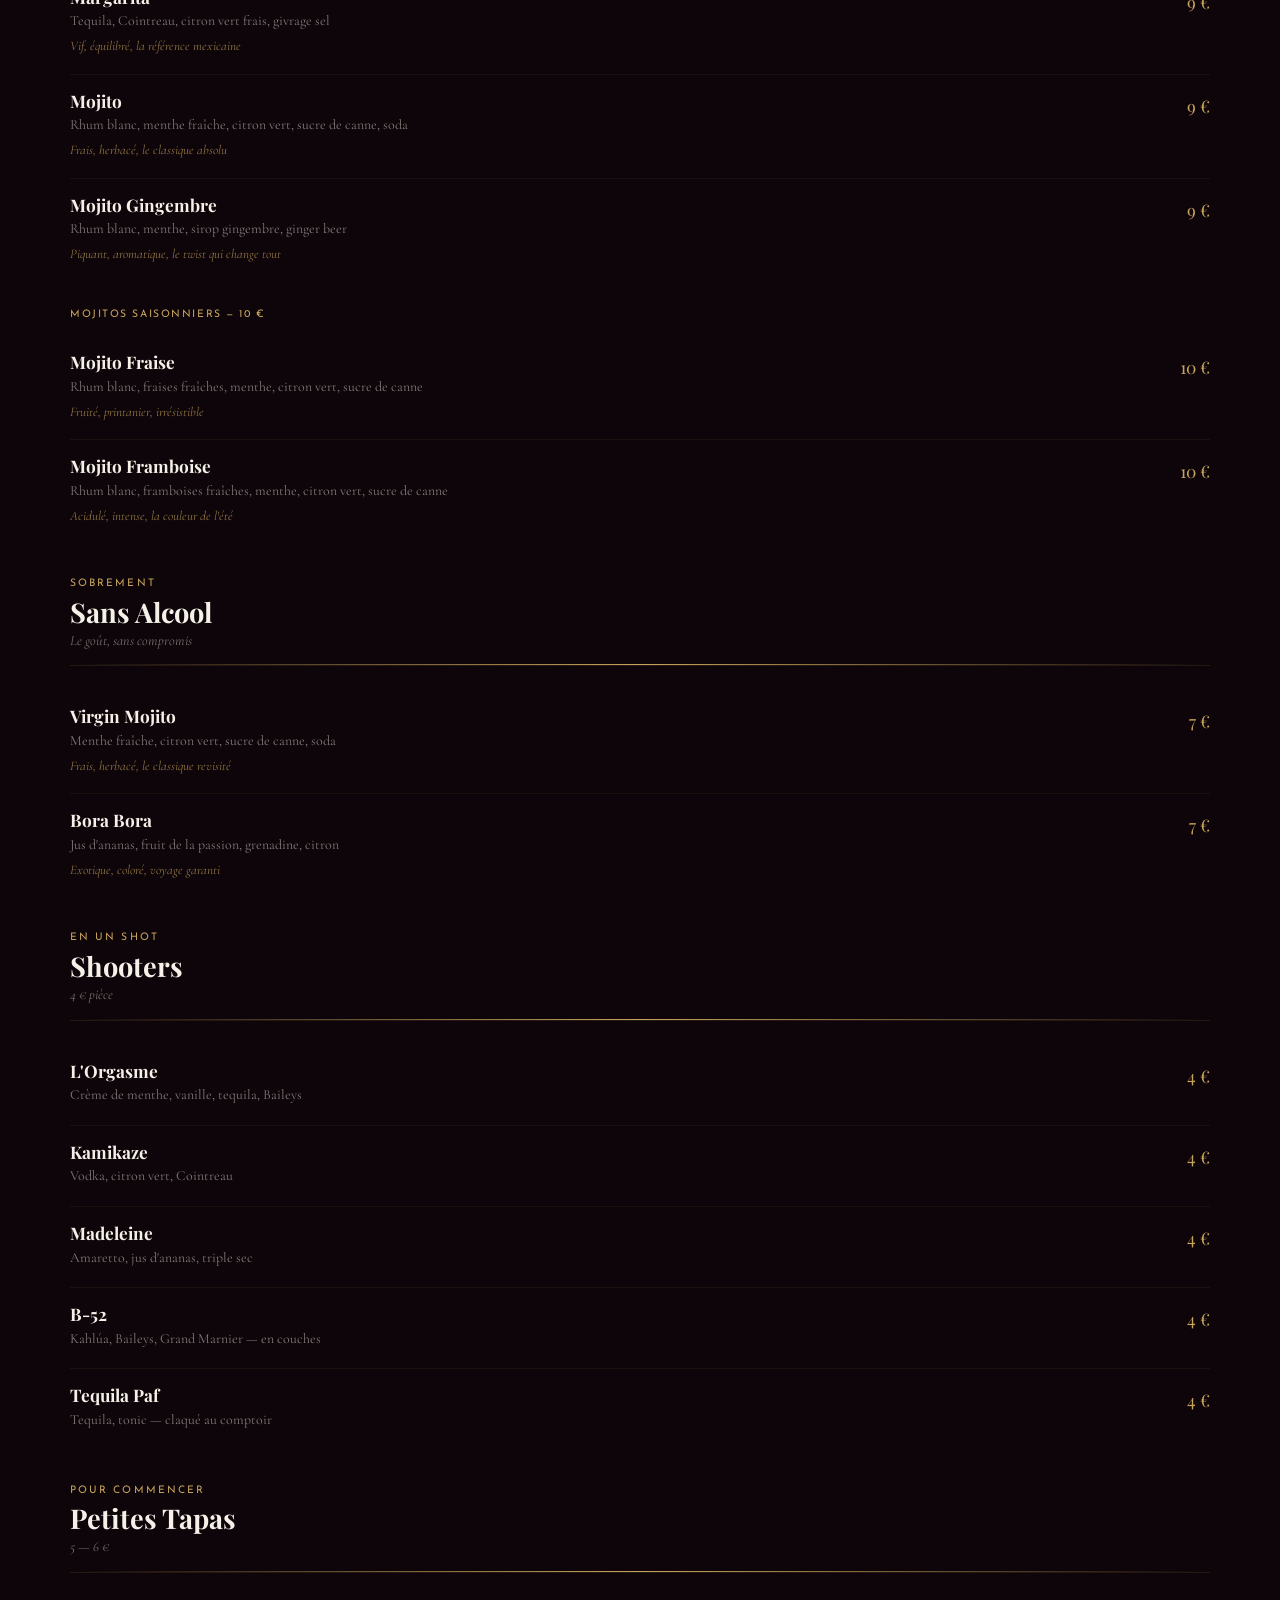
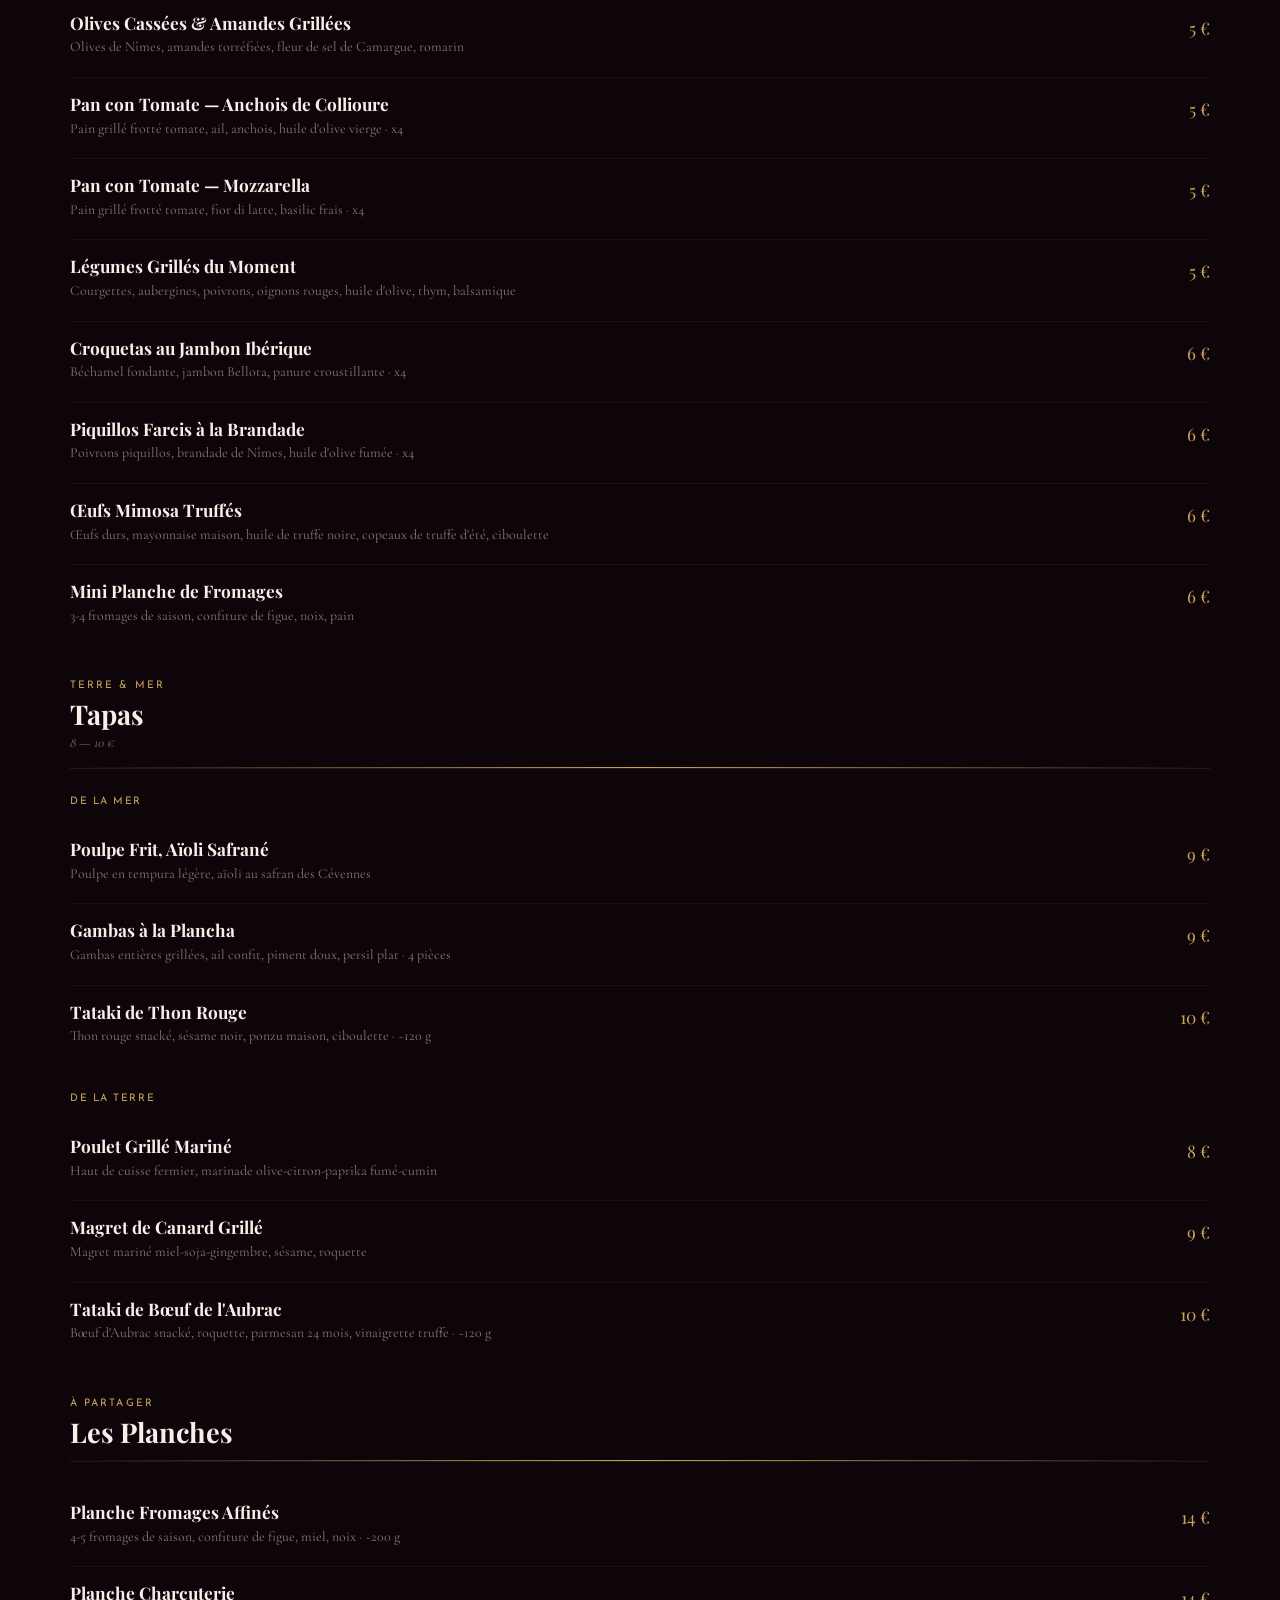
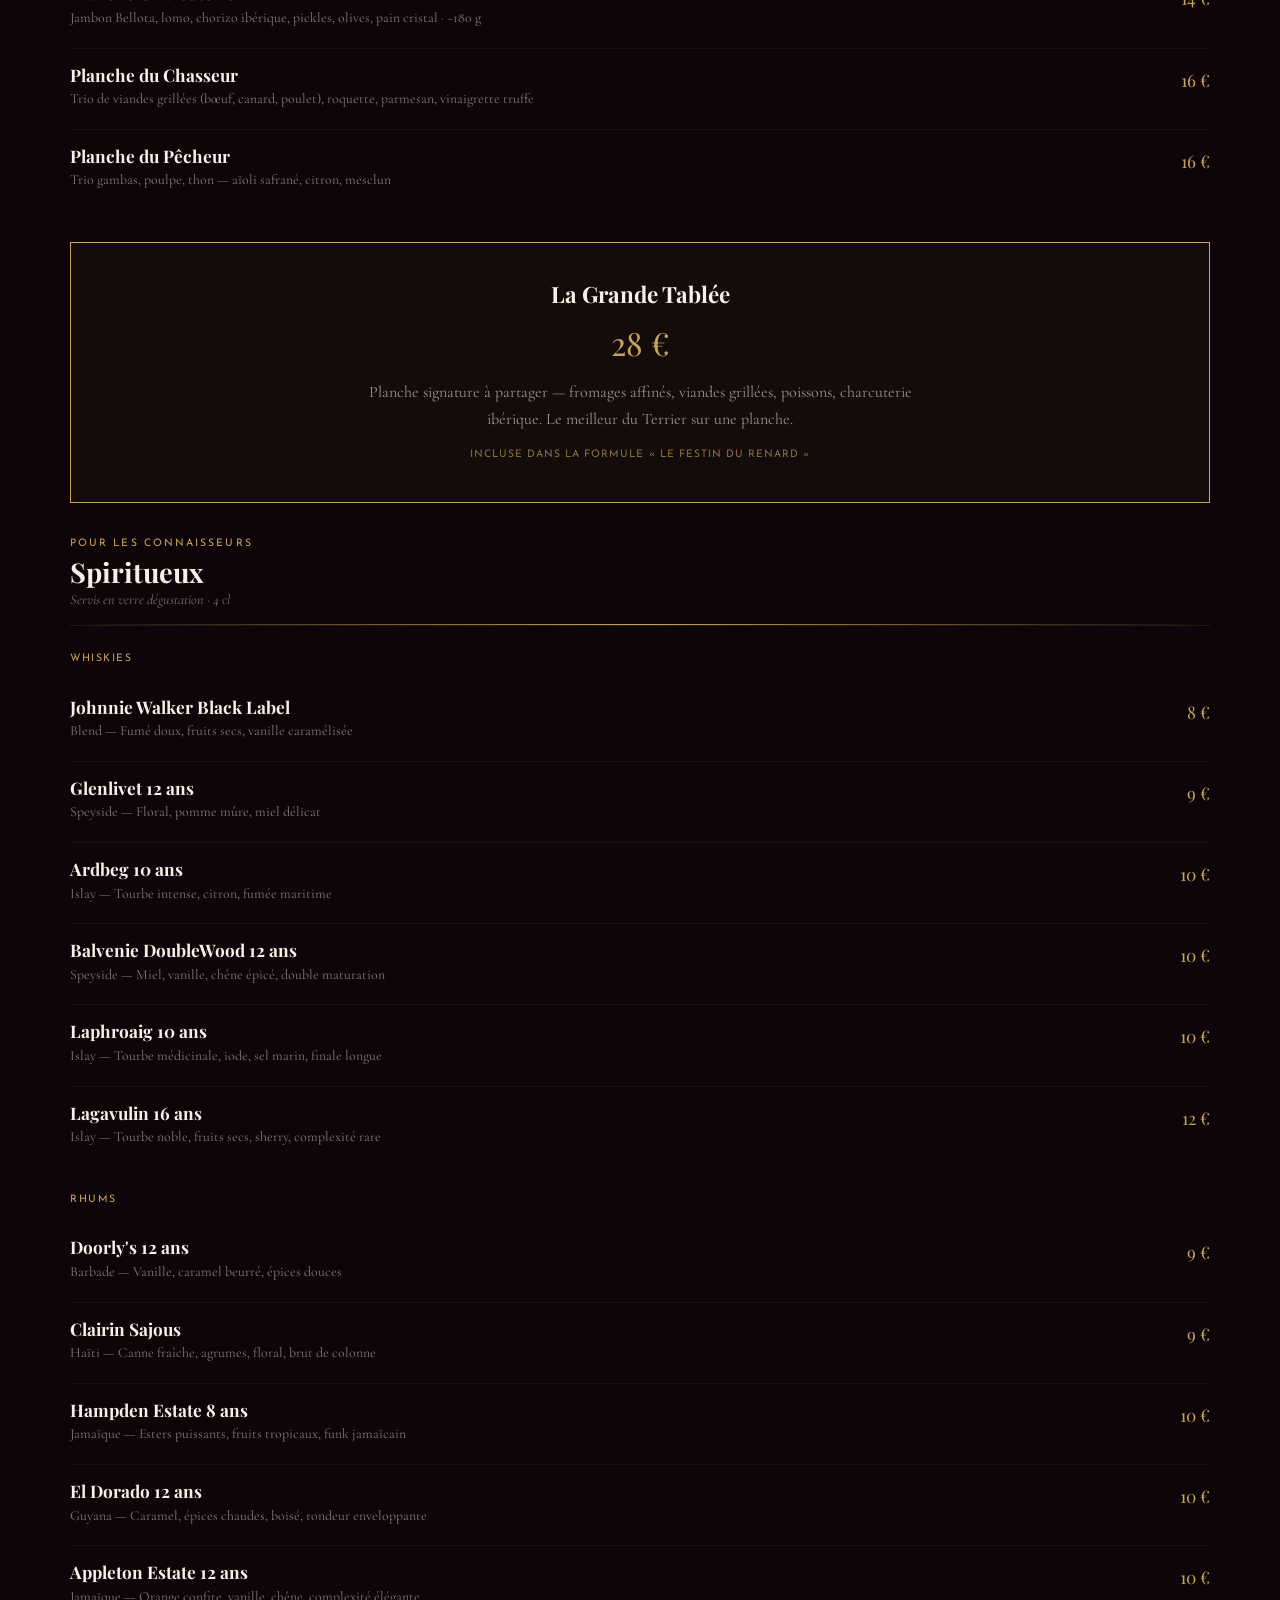
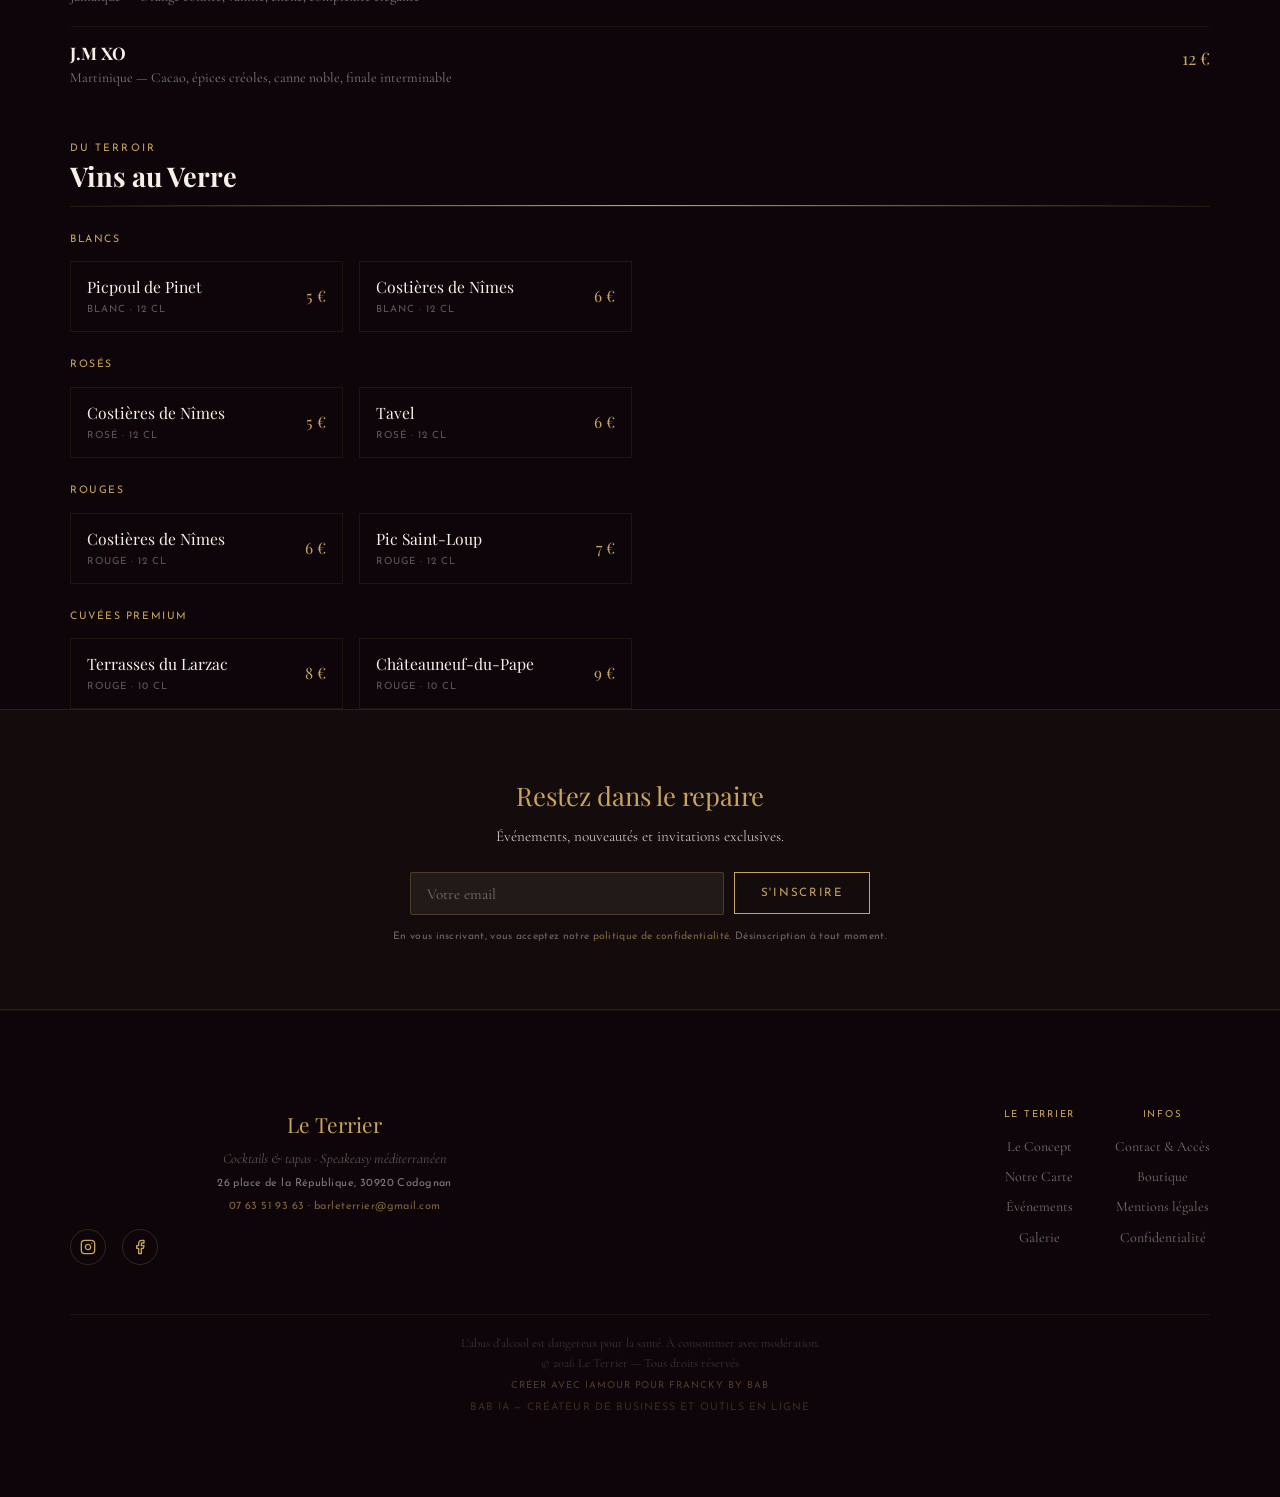
<file: carte.html>
<!DOCTYPE html>
<html lang="fr">
<head>
  <meta charset="UTF-8">
  <meta http-equiv="X-Content-Type-Options" content="nosniff">
  <meta http-equiv="X-Frame-Options" content="SAMEORIGIN">
  <meta http-equiv="Permissions-Policy" content="camera=(), microphone=(), geolocation=()">
  <meta name="referrer" content="strict-origin-when-cross-origin">
  <meta name="robots" content="index, follow">
  <meta name="theme-color" content="#5C0A1E">
  <meta name="viewport" content="width=device-width, initial-scale=1.0">
  <title>Notre Carte — Le Terrier · Cocktails & Tapas du Sud</title>
  <meta name="description" content="Cocktails classiques dès 8 €, tapas méditerranéennes, planches à partager, spiritueux d'exception. Découvrez la carte du Terrier près de Nîmes.">
  <meta property="og:title" content="Notre Carte — Le Terrier · Cocktails & Tapas du Sud">
  <meta property="og:description" content="Cocktails classiques dès 8 €, tapas méditerranéennes, planches à partager, spiritueux d'exception. Découvrez la carte du Terrier.">
  <meta property="og:type" content="website">
  <meta property="og:locale" content="fr_FR">
  <meta property="og:url" content="https://www.bar-le-terrier.fr/carte">
  <meta name="twitter:card" content="summary_large_image">
  <meta name="twitter:title" content="Notre Carte — Le Terrier · Cocktails & Tapas du Sud">
  <meta name="twitter:description" content="Cocktails classiques dès 8 €, tapas méditerranéennes, planches à partager. Découvrez la carte du Terrier.">
  <link rel="preconnect" href="https://fonts.googleapis.com">
  <link rel="preconnect" href="https://fonts.gstatic.com" crossorigin>
  <link href="https://fonts.googleapis.com/css2?family=Playfair+Display:wght@400;700&family=Cormorant+Garamond:ital,wght@0,400;0,600;1,400&family=Josefin+Sans:wght@300;400&display=swap" rel="stylesheet">
  <link rel="canonical" href="https://www.bar-le-terrier.fr/carte">
  <link rel="stylesheet" href="styles.css?v=3">
  <link rel="icon" type="image/svg+xml" href="favicon.svg">
  <link rel="icon" type="image/x-icon" href="favicon.ico">

  <!-- Schema.org Menu -->
  <script type="application/ld+json">
  {
    "@context": "https://schema.org",
    "@type": "Menu",
    "name": "Carte du Terrier",
    "url": "https://www.bar-le-terrier.fr/carte",
    "hasMenuSection": [
      {
        "@type": "MenuSection",
        "name": "Formules — Les Rituels",
        "hasMenuItem": [
          {"@type":"MenuItem","name":"L'Entrée du Terrier","description":"3 tapas au choix + 1 cocktail","offers":{"@type":"Offer","price":"25","priceCurrency":"EUR"}},
          {"@type":"MenuItem","name":"La Tanière","description":"5 tapas au choix + 2 cocktails","offers":{"@type":"Offer","price":"40","priceCurrency":"EUR"}},
          {"@type":"MenuItem","name":"Le Festin du Renard","description":"7 tapas + 2 cocktails + 1 planche à partager (pour deux)","offers":{"@type":"Offer","price":"55","priceCurrency":"EUR"}}
        ]
      },
      {
        "@type": "MenuSection",
        "name": "Cocktails Classiques",
        "hasMenuItem": [
          {"@type":"MenuItem","name":"White Russian","description":"Vodka, Kahlúa, crème fraîche","offers":{"@type":"Offer","price":"8","priceCurrency":"EUR"}},
          {"@type":"MenuItem","name":"Gin Tonic","description":"Gin, tonic premium, botaniques","offers":{"@type":"Offer","price":"8","priceCurrency":"EUR"}},
          {"@type":"MenuItem","name":"Moscow Mule","description":"Vodka, ginger beer, citron vert","offers":{"@type":"Offer","price":"8","priceCurrency":"EUR"}},
          {"@type":"MenuItem","name":"Margarita","description":"Tequila, Cointreau, citron vert frais","offers":{"@type":"Offer","price":"9","priceCurrency":"EUR"}},
          {"@type":"MenuItem","name":"Mojito","description":"Rhum blanc, menthe fraîche, citron vert, sucre de canne, soda","offers":{"@type":"Offer","price":"9","priceCurrency":"EUR"}}
        ]
      },
      {
        "@type": "MenuSection",
        "name": "Sans Alcool",
        "hasMenuItem": [
          {"@type":"MenuItem","name":"Virgin Mojito","description":"Menthe fraîche, citron vert, sucre de canne, soda","offers":{"@type":"Offer","price":"7","priceCurrency":"EUR"}},
          {"@type":"MenuItem","name":"Bora Bora","description":"Jus d'ananas, fruit de la passion, grenadine, citron","offers":{"@type":"Offer","price":"7","priceCurrency":"EUR"}}
        ]
      },
      {
        "@type": "MenuSection",
        "name": "Shooters",
        "hasMenuItem": [
          {"@type":"MenuItem","name":"L'Orgasme","description":"Crème de menthe, vanille, tequila, Baileys","offers":{"@type":"Offer","price":"4","priceCurrency":"EUR"}},
          {"@type":"MenuItem","name":"Kamikaze","description":"Vodka, citron vert, Cointreau","offers":{"@type":"Offer","price":"4","priceCurrency":"EUR"}},
          {"@type":"MenuItem","name":"Madeleine","description":"Amaretto, jus d'ananas, triple sec","offers":{"@type":"Offer","price":"4","priceCurrency":"EUR"}},
          {"@type":"MenuItem","name":"B-52","description":"Kahlúa, Baileys, Grand Marnier — en couches","offers":{"@type":"Offer","price":"4","priceCurrency":"EUR"}},
          {"@type":"MenuItem","name":"Tequila Paf","description":"Tequila, tonic — claqué au comptoir","offers":{"@type":"Offer","price":"4","priceCurrency":"EUR"}}
        ]
      },
      {
        "@type": "MenuSection",
        "name": "Tapas",
        "hasMenuItem": [
          {"@type":"MenuItem","name":"Tataki de Thon Rouge","description":"Thon rouge snacké, sésame noir, ponzu maison","offers":{"@type":"Offer","price":"10","priceCurrency":"EUR"}},
          {"@type":"MenuItem","name":"Gambas à la Plancha","description":"Gambas entières grillées, ail confit, piment doux","offers":{"@type":"Offer","price":"9","priceCurrency":"EUR"}},
          {"@type":"MenuItem","name":"Tataki de Bœuf Aubrac","description":"Bœuf d'Aubrac snacké, roquette, parmesan, vinaigrette truffe","offers":{"@type":"Offer","price":"10","priceCurrency":"EUR"}}
        ]
      },
      {
        "@type": "MenuSection",
        "name": "Planches",
        "hasMenuItem": [
          {"@type":"MenuItem","name":"Planche Fromages Affinés","offers":{"@type":"Offer","price":"14","priceCurrency":"EUR"}},
          {"@type":"MenuItem","name":"Planche Charcuterie","offers":{"@type":"Offer","price":"14","priceCurrency":"EUR"}},
          {"@type":"MenuItem","name":"Planche du Chasseur","offers":{"@type":"Offer","price":"16","priceCurrency":"EUR"}},
          {"@type":"MenuItem","name":"Planche du Pêcheur","offers":{"@type":"Offer","price":"16","priceCurrency":"EUR"}},
          {"@type":"MenuItem","name":"La Grande Tablée","description":"Fromages, viandes grillées, poissons, charcuterie — à partager","offers":{"@type":"Offer","price":"28","priceCurrency":"EUR"}}
        ]
      },
      {
        "@type": "MenuSection",
        "name": "Spiritueux",
        "hasMenuItem": [
          {"@type":"MenuItem","name":"Lagavulin 16 ans","description":"Whisky single malt, Islay","offers":{"@type":"Offer","price":"12","priceCurrency":"EUR"}},
          {"@type":"MenuItem","name":"J.M XO","description":"Rhum agricole vieux, Martinique","offers":{"@type":"Offer","price":"12","priceCurrency":"EUR"}}
        ]
      }
    ]
  }
  </script>

  <script type="application/ld+json">
  {
    "@context": "https://schema.org",
    "@type": "BreadcrumbList",
    "itemListElement": [
      {
        "@type": "ListItem",
        "position": 1,
        "name": "Accueil",
        "item": "https://www.bar-le-terrier.fr/"
      },
      {
        "@type": "ListItem",
        "position": 2,
        "name": "Notre Carte",
        "item": "https://www.bar-le-terrier.fr/carte"
      }
    ]
  }
  </script>
</head>
<body>
  <a href="#main-content" class="skip-to-content">Aller au contenu principal</a>
  <!-- Premium Layer -->
  <div class="preloader" aria-hidden="true">
    <div style="text-align:center">
      <p class="preloader__brand">Le Terrier</p>
      <div class="preloader__line"></div>
    </div>
  </div>


  <div class="announce" role="banner">
    Ouverture prochaine — Restez connectés pour la date officielle
    <button class="announce__close" aria-label="Fermer">&times;</button>
  </div>

  <header class="header">
    <div class="header__inner">
      <a href="/" class="header__logo">Le Terrier</a>
      <button class="burger" aria-label="Menu" aria-expanded="false"><span></span><span></span><span></span></button>
      <nav class="nav">
        <ul class="nav__list">
          <li><a href="/" class="nav__link">Accueil</a></li>
          <li><a href="/concept" class="nav__link">Le Concept</a></li>
          <li><a href="/carte" class="nav__link active">Notre Carte</a></li>
          <li><a href="/evenements" class="nav__link">Événements</a></li>
          <li><a href="/galerie" class="nav__link">Galerie</a></li>
          <li><a href="/contact" class="nav__link">Contact</a></li>
          <li><a href="/boutique" class="nav__link">Boutique</a></li>
        </ul>
      </nav>
    </div>
  </header>

  <canvas id="atmosphere" class="canvas-atmo" aria-hidden="true" aria-label="Animation décorative"></canvas>

  <section class="page-hero reveal">
    <div class="container">
      <p class="hero__sur">Du marché au comptoir</p>
      <h1 class="page-hero__title">Notre Carte</h1>
      <p class="page-hero__sub">Produits nobles, recettes du Sud, simplicité méditerranéenne</p>
    </div>
  </section>

  <!-- MENU NAV STICKY -->
  <nav class="menu-nav" aria-label="Catégories de la carte">
    <ul class="menu-nav__list">
      <li><a href="#formules" class="menu-nav__link active">Formules</a></li>
      <li><a href="#cocktails" class="menu-nav__link">Cocktails</a></li>
      <li><a href="#sans-alcool" class="menu-nav__link">Sans Alcool</a></li>
      <li><a href="#shooters" class="menu-nav__link">Shooters</a></li>
      <li><a href="#petites-tapas" class="menu-nav__link">Petites Tapas</a></li>
      <li><a href="#tapas" class="menu-nav__link">Tapas</a></li>
      <li><a href="#planches" class="menu-nav__link">Les Planches</a></li>
      <li><a href="#spiritueux" class="menu-nav__link">Spiritueux</a></li>
      <li><a href="#vins" class="menu-nav__link">Vins</a></li>
    </ul>
  </nav>

  <main class="container" style="padding-top:1rem;" id="main-content">

    <!-- ===================== FORMULES ===================== -->
    <section id="formules" class="menu-cat reveal">
      <div class="menu-cat__head">
        <p class="menu-cat__sur">Les Rituels</p>
        <h2 class="menu-cat__title">Nos Formules</h2>
        <p class="menu-cat__sub">Tapas au choix parmi Petites Tapas & Tapas</p>
      </div>
      <div class="grid-3 reveal">
        <div class="formule">
          <h3 class="formule__name">L'Entrée du Terrier</h3>
          <p class="formule__price">25 €</p>
          <p class="formule__desc">3 tapas au choix + 1 cocktail</p>
          <p class="formule__note">L'initiation parfaite</p>
        </div>
        <div class="formule formule--featured">
          <span class="formule__badge">★ Recommandé</span>
          <h3 class="formule__name">La Tanière</h3>
          <p class="formule__price">40 €</p>
          <p class="formule__desc">5 tapas au choix + 2 cocktails</p>
          <p class="formule__note">Pour s'installer confortablement</p>
        </div>
        <div class="formule">
          <h3 class="formule__name">Le Festin du Renard</h3>
          <p class="formule__price">55 €</p>
          <p class="formule__desc">7 tapas au choix + 2 cocktails + 1 planche à partager</p>
          <p class="formule__note">L'expérience complète · Pour deux</p>
        </div>
      </div>
    </section>

    <!-- ===================== COCKTAILS ===================== -->
    <section id="cocktails" class="menu-cat reveal">
      <div class="menu-cat__head">
        <p class="menu-cat__sur">Au bar</p>
        <h2 class="menu-cat__title">Cocktails</h2>
      </div>

      <!-- Classiques — 8 € -->
      <p class="vins-label">Classiques — 8 €</p>
      <div class="menu-items">
        <div class="menu-item">
          <div class="menu-item__info">
            <h3 class="menu-item__name">White Russian</h3>
            <p class="menu-item__comp">Vodka, Kahlúa, crème fraîche</p>
            <p class="menu-item__accent">Gourmand, velouté, un dessert liquide</p>
          </div>
          <span class="menu-item__price">8 €</span>
        </div>
        <div class="menu-item">
          <div class="menu-item__info">
            <h3 class="menu-item__name">Caipirinha</h3>
            <p class="menu-item__comp">Cachaça, citron vert, sucre de canne pilé</p>
            <p class="menu-item__accent">Brut, frais, le Brésil dans un verre</p>
          </div>
          <span class="menu-item__price">8 €</span>
        </div>
        <div class="menu-item">
          <div class="menu-item__info">
            <h3 class="menu-item__name">Dry Martini</h3>
            <p class="menu-item__comp">Gin, vermouth dry, olive ou zeste citron</p>
            <p class="menu-item__accent">Sec, élégant, l'intemporel</p>
          </div>
          <span class="menu-item__price">8 €</span>
        </div>
        <div class="menu-item">
          <div class="menu-item__info">
            <h3 class="menu-item__name">Gin Tonic</h3>
            <p class="menu-item__comp">Gin, tonic premium, botaniques du moment</p>
            <p class="menu-item__accent">Net, frais, infini de possibilités</p>
          </div>
          <span class="menu-item__price">8 €</span>
        </div>
        <div class="menu-item">
          <div class="menu-item__info">
            <h3 class="menu-item__name">Moscow Mule</h3>
            <p class="menu-item__comp">Vodka, ginger beer, citron vert</p>
            <p class="menu-item__accent">Piquant, rafraîchissant, cuivré</p>
          </div>
          <span class="menu-item__price">8 €</span>
        </div>
        <div class="menu-item">
          <div class="menu-item__info">
            <h3 class="menu-item__name">Cuba Libre</h3>
            <p class="menu-item__comp">Rhum ambré, cola artisanal, citron vert</p>
            <p class="menu-item__accent">Simple, franc, toujours efficace</p>
          </div>
          <span class="menu-item__price">8 €</span>
        </div>
      </div>

      <!-- Élaborés — 9 € -->
      <p class="vins-label" style="margin-top:1.5rem;">Élaborés — 9 €</p>
      <div class="menu-items">
        <div class="menu-item">
          <div class="menu-item__info">
            <h3 class="menu-item__name">Margarita</h3>
            <p class="menu-item__comp">Tequila, Cointreau, citron vert frais, givrage sel</p>
            <p class="menu-item__accent">Vif, équilibré, la référence mexicaine</p>
          </div>
          <span class="menu-item__price">9 €</span>
        </div>
        <div class="menu-item">
          <div class="menu-item__info">
            <h3 class="menu-item__name">Mojito</h3>
            <p class="menu-item__comp">Rhum blanc, menthe fraîche, citron vert, sucre de canne, soda</p>
            <p class="menu-item__accent">Frais, herbacé, le classique absolu</p>
          </div>
          <span class="menu-item__price">9 €</span>
        </div>
        <div class="menu-item">
          <div class="menu-item__info">
            <h3 class="menu-item__name">Mojito Gingembre</h3>
            <p class="menu-item__comp">Rhum blanc, menthe, sirop gingembre, ginger beer</p>
            <p class="menu-item__accent">Piquant, aromatique, le twist qui change tout</p>
          </div>
          <span class="menu-item__price">9 €</span>
        </div>
      </div>

      <!-- Saisonniers — 10 € -->
      <p class="vins-label" style="margin-top:1.5rem;">Mojitos Saisonniers — 10 €</p>
      <div class="menu-items">
        <div class="menu-item">
          <div class="menu-item__info">
            <h3 class="menu-item__name">Mojito Fraise</h3>
            <p class="menu-item__comp">Rhum blanc, fraises fraîches, menthe, citron vert, sucre de canne</p>
            <p class="menu-item__accent">Fruité, printanier, irrésistible</p>
          </div>
          <span class="menu-item__price">10 €</span>
        </div>
        <div class="menu-item">
          <div class="menu-item__info">
            <h3 class="menu-item__name">Mojito Framboise</h3>
            <p class="menu-item__comp">Rhum blanc, framboises fraîches, menthe, citron vert, sucre de canne</p>
            <p class="menu-item__accent">Acidulé, intense, la couleur de l'été</p>
          </div>
          <span class="menu-item__price">10 €</span>
        </div>
      </div>
    </section>

    <!-- ===================== SANS ALCOOL ===================== -->
    <section id="sans-alcool" class="menu-cat reveal">
      <div class="menu-cat__head">
        <p class="menu-cat__sur">Sobrement</p>
        <h2 class="menu-cat__title">Sans Alcool</h2>
        <p class="menu-cat__sub">Le goût, sans compromis</p>
      </div>
      <div class="menu-items">
        <div class="menu-item">
          <div class="menu-item__info">
            <h3 class="menu-item__name">Virgin Mojito</h3>
            <p class="menu-item__comp">Menthe fraîche, citron vert, sucre de canne, soda</p>
            <p class="menu-item__accent">Frais, herbacé, le classique revisité</p>
          </div>
          <span class="menu-item__price">7 €</span>
        </div>
        <div class="menu-item">
          <div class="menu-item__info">
            <h3 class="menu-item__name">Bora Bora</h3>
            <p class="menu-item__comp">Jus d'ananas, fruit de la passion, grenadine, citron</p>
            <p class="menu-item__accent">Exotique, coloré, voyage garanti</p>
          </div>
          <span class="menu-item__price">7 €</span>
        </div>
      </div>
    </section>

    <!-- ===================== SHOOTERS ===================== -->
    <section id="shooters" class="menu-cat reveal">
      <div class="menu-cat__head">
        <p class="menu-cat__sur">En un shot</p>
        <h2 class="menu-cat__title">Shooters</h2>
        <p class="menu-cat__sub">4 € pièce</p>
      </div>
      <div class="menu-items">
        <div class="menu-item">
          <div class="menu-item__info">
            <h3 class="menu-item__name">L'Orgasme</h3>
            <p class="menu-item__comp">Crème de menthe, vanille, tequila, Baileys</p>
          </div>
          <span class="menu-item__price">4 €</span>
        </div>
        <div class="menu-item">
          <div class="menu-item__info">
            <h3 class="menu-item__name">Kamikaze</h3>
            <p class="menu-item__comp">Vodka, citron vert, Cointreau</p>
          </div>
          <span class="menu-item__price">4 €</span>
        </div>
        <div class="menu-item">
          <div class="menu-item__info">
            <h3 class="menu-item__name">Madeleine</h3>
            <p class="menu-item__comp">Amaretto, jus d'ananas, triple sec</p>
          </div>
          <span class="menu-item__price">4 €</span>
        </div>
        <div class="menu-item">
          <div class="menu-item__info">
            <h3 class="menu-item__name">B-52</h3>
            <p class="menu-item__comp">Kahlúa, Baileys, Grand Marnier — en couches</p>
          </div>
          <span class="menu-item__price">4 €</span>
        </div>
        <div class="menu-item">
          <div class="menu-item__info">
            <h3 class="menu-item__name">Tequila Paf</h3>
            <p class="menu-item__comp">Tequila, tonic — claqué au comptoir</p>
          </div>
          <span class="menu-item__price">4 €</span>
        </div>
      </div>
    </section>

    <!-- ===================== PETITES TAPAS ===================== -->
    <section id="petites-tapas" class="menu-cat reveal">
      <div class="menu-cat__head">
        <p class="menu-cat__sur">Pour commencer</p>
        <h2 class="menu-cat__title">Petites Tapas</h2>
        <p class="menu-cat__sub">5 — 6 €</p>
      </div>
      <div class="menu-items">
        <div class="menu-item">
          <div class="menu-item__info">
            <h3 class="menu-item__name">Olives Cassées & Amandes Grillées</h3>
            <p class="menu-item__comp">Olives de Nîmes, amandes torréfiées, fleur de sel de Camargue, romarin</p>
          </div>
          <span class="menu-item__price">5 €</span>
        </div>
        <div class="menu-item">
          <div class="menu-item__info">
            <h3 class="menu-item__name">Pan con Tomate — Anchois de Collioure</h3>
            <p class="menu-item__comp">Pain grillé frotté tomate, ail, anchois, huile d'olive vierge · x4</p>
          </div>
          <span class="menu-item__price">5 €</span>
        </div>
        <div class="menu-item">
          <div class="menu-item__info">
            <h3 class="menu-item__name">Pan con Tomate — Mozzarella</h3>
            <p class="menu-item__comp">Pain grillé frotté tomate, fior di latte, basilic frais · x4</p>
          </div>
          <span class="menu-item__price">5 €</span>
        </div>
        <div class="menu-item">
          <div class="menu-item__info">
            <h3 class="menu-item__name">Légumes Grillés du Moment</h3>
            <p class="menu-item__comp">Courgettes, aubergines, poivrons, oignons rouges, huile d'olive, thym, balsamique</p>
          </div>
          <span class="menu-item__price">5 €</span>
        </div>
        <div class="menu-item">
          <div class="menu-item__info">
            <h3 class="menu-item__name">Croquetas au Jambon Ibérique</h3>
            <p class="menu-item__comp">Béchamel fondante, jambon Bellota, panure croustillante · x4</p>
          </div>
          <span class="menu-item__price">6 €</span>
        </div>
        <div class="menu-item">
          <div class="menu-item__info">
            <h3 class="menu-item__name">Piquillos Farcis à la Brandade</h3>
            <p class="menu-item__comp">Poivrons piquillos, brandade de Nîmes, huile d'olive fumée · x4</p>
          </div>
          <span class="menu-item__price">6 €</span>
        </div>
        <div class="menu-item">
          <div class="menu-item__info">
            <h3 class="menu-item__name">Œufs Mimosa Truffés</h3>
            <p class="menu-item__comp">Œufs durs, mayonnaise maison, huile de truffe noire, copeaux de truffe d'été, ciboulette</p>
          </div>
          <span class="menu-item__price">6 €</span>
        </div>
        <div class="menu-item">
          <div class="menu-item__info">
            <h3 class="menu-item__name">Mini Planche de Fromages</h3>
            <p class="menu-item__comp">3-4 fromages de saison, confiture de figue, noix, pain</p>
          </div>
          <span class="menu-item__price">6 €</span>
        </div>
      </div>
    </section>

    <!-- ===================== TAPAS ===================== -->
    <section id="tapas" class="menu-cat reveal">
      <div class="menu-cat__head">
        <p class="menu-cat__sur">Terre & Mer</p>
        <h2 class="menu-cat__title">Tapas</h2>
        <p class="menu-cat__sub">8 — 10 €</p>
      </div>

      <p class="vins-label">De la Mer</p>
      <div class="menu-items">
        <div class="menu-item">
          <div class="menu-item__info">
            <h3 class="menu-item__name">Poulpe Frit, Aïoli Safrané</h3>
            <p class="menu-item__comp">Poulpe en tempura légère, aïoli au safran des Cévennes</p>
          </div>
          <span class="menu-item__price">9 €</span>
        </div>
        <div class="menu-item">
          <div class="menu-item__info">
            <h3 class="menu-item__name">Gambas à la Plancha</h3>
            <p class="menu-item__comp">Gambas entières grillées, ail confit, piment doux, persil plat · 4 pièces</p>
          </div>
          <span class="menu-item__price">9 €</span>
        </div>
        <div class="menu-item">
          <div class="menu-item__info">
            <h3 class="menu-item__name">Tataki de Thon Rouge</h3>
            <p class="menu-item__comp">Thon rouge snacké, sésame noir, ponzu maison, ciboulette · ~120 g</p>
          </div>
          <span class="menu-item__price">10 €</span>
        </div>
      </div>

      <p class="vins-label" style="margin-top:1.5rem;">De la Terre</p>
      <div class="menu-items">
        <div class="menu-item">
          <div class="menu-item__info">
            <h3 class="menu-item__name">Poulet Grillé Mariné</h3>
            <p class="menu-item__comp">Haut de cuisse fermier, marinade olive-citron-paprika fumé-cumin</p>
          </div>
          <span class="menu-item__price">8 €</span>
        </div>
        <div class="menu-item">
          <div class="menu-item__info">
            <h3 class="menu-item__name">Magret de Canard Grillé</h3>
            <p class="menu-item__comp">Magret mariné miel-soja-gingembre, sésame, roquette</p>
          </div>
          <span class="menu-item__price">9 €</span>
        </div>
        <div class="menu-item">
          <div class="menu-item__info">
            <h3 class="menu-item__name">Tataki de Bœuf de l'Aubrac</h3>
            <p class="menu-item__comp">Bœuf d'Aubrac snacké, roquette, parmesan 24 mois, vinaigrette truffe · ~120 g</p>
          </div>
          <span class="menu-item__price">10 €</span>
        </div>
      </div>
    </section>

    <!-- ===================== LES PLANCHES ===================== -->
    <section id="planches" class="menu-cat reveal">
      <div class="menu-cat__head">
        <p class="menu-cat__sur">À partager</p>
        <h2 class="menu-cat__title">Les Planches</h2>
      </div>
      <div class="menu-items">
        <div class="menu-item">
          <div class="menu-item__info">
            <h3 class="menu-item__name">Planche Fromages Affinés</h3>
            <p class="menu-item__comp">4-5 fromages de saison, confiture de figue, miel, noix · ~200 g</p>
          </div>
          <span class="menu-item__price">14 €</span>
        </div>
        <div class="menu-item">
          <div class="menu-item__info">
            <h3 class="menu-item__name">Planche Charcuterie</h3>
            <p class="menu-item__comp">Jambon Bellota, lomo, chorizo ibérique, pickles, olives, pain cristal · ~180 g</p>
          </div>
          <span class="menu-item__price">14 €</span>
        </div>
        <div class="menu-item">
          <div class="menu-item__info">
            <h3 class="menu-item__name">Planche du Chasseur</h3>
            <p class="menu-item__comp">Trio de viandes grillées (bœuf, canard, poulet), roquette, parmesan, vinaigrette truffe</p>
          </div>
          <span class="menu-item__price">16 €</span>
        </div>
        <div class="menu-item">
          <div class="menu-item__info">
            <h3 class="menu-item__name">Planche du Pêcheur</h3>
            <p class="menu-item__comp">Trio gambas, poulpe, thon — aïoli safrané, citron, mesclun</p>
          </div>
          <span class="menu-item__price">16 €</span>
        </div>
      </div>

      <div class="grande-tablee reveal">
        <h3 class="grande-tablee__title">La Grande Tablée</h3>
        <p class="grande-tablee__price">28 €</p>
        <p class="grande-tablee__desc">Planche signature à partager — fromages affinés, viandes grillées, poissons, charcuterie ibérique. Le meilleur du Terrier sur une planche.</p>
        <p class="grande-tablee__note">Incluse dans la formule « Le Festin du Renard »</p>
      </div>
    </section>

    <!-- ===================== SPIRITUEUX ===================== -->
    <section id="spiritueux" class="menu-cat reveal">
      <div class="menu-cat__head">
        <p class="menu-cat__sur">Pour les connaisseurs</p>
        <h2 class="menu-cat__title">Spiritueux</h2>
        <p class="menu-cat__sub">Servis en verre dégustation · 4 cl</p>
      </div>

      <p class="vins-label">Whiskies</p>
      <div class="menu-items">
        <div class="menu-item">
          <div class="menu-item__info">
            <h3 class="menu-item__name">Johnnie Walker Black Label</h3>
            <p class="menu-item__comp">Blend — Fumé doux, fruits secs, vanille caramélisée</p>
          </div>
          <span class="menu-item__price">8 €</span>
        </div>
        <div class="menu-item">
          <div class="menu-item__info">
            <h3 class="menu-item__name">Glenlivet 12 ans</h3>
            <p class="menu-item__comp">Speyside — Floral, pomme mûre, miel délicat</p>
          </div>
          <span class="menu-item__price">9 €</span>
        </div>
        <div class="menu-item">
          <div class="menu-item__info">
            <h3 class="menu-item__name">Ardbeg 10 ans</h3>
            <p class="menu-item__comp">Islay — Tourbe intense, citron, fumée maritime</p>
          </div>
          <span class="menu-item__price">10 €</span>
        </div>
        <div class="menu-item">
          <div class="menu-item__info">
            <h3 class="menu-item__name">Balvenie DoubleWood 12 ans</h3>
            <p class="menu-item__comp">Speyside — Miel, vanille, chêne épicé, double maturation</p>
          </div>
          <span class="menu-item__price">10 €</span>
        </div>
        <div class="menu-item">
          <div class="menu-item__info">
            <h3 class="menu-item__name">Laphroaig 10 ans</h3>
            <p class="menu-item__comp">Islay — Tourbe médicinale, iode, sel marin, finale longue</p>
          </div>
          <span class="menu-item__price">10 €</span>
        </div>
        <div class="menu-item">
          <div class="menu-item__info">
            <h3 class="menu-item__name">Lagavulin 16 ans</h3>
            <p class="menu-item__comp">Islay — Tourbe noble, fruits secs, sherry, complexité rare</p>
          </div>
          <span class="menu-item__price">12 €</span>
        </div>
      </div>

      <p class="vins-label" style="margin-top:1.5rem;">Rhums</p>
      <div class="menu-items">
        <div class="menu-item">
          <div class="menu-item__info">
            <h3 class="menu-item__name">Doorly's 12 ans</h3>
            <p class="menu-item__comp">Barbade — Vanille, caramel beurré, épices douces</p>
          </div>
          <span class="menu-item__price">9 €</span>
        </div>
        <div class="menu-item">
          <div class="menu-item__info">
            <h3 class="menu-item__name">Clairin Sajous</h3>
            <p class="menu-item__comp">Haïti — Canne fraîche, agrumes, floral, brut de colonne</p>
          </div>
          <span class="menu-item__price">9 €</span>
        </div>
        <div class="menu-item">
          <div class="menu-item__info">
            <h3 class="menu-item__name">Hampden Estate 8 ans</h3>
            <p class="menu-item__comp">Jamaïque — Esters puissants, fruits tropicaux, funk jamaïcain</p>
          </div>
          <span class="menu-item__price">10 €</span>
        </div>
        <div class="menu-item">
          <div class="menu-item__info">
            <h3 class="menu-item__name">El Dorado 12 ans</h3>
            <p class="menu-item__comp">Guyana — Caramel, épices chaudes, boisé, rondeur enveloppante</p>
          </div>
          <span class="menu-item__price">10 €</span>
        </div>
        <div class="menu-item">
          <div class="menu-item__info">
            <h3 class="menu-item__name">Appleton Estate 12 ans</h3>
            <p class="menu-item__comp">Jamaïque — Orange confite, vanille, chêne, complexité élégante</p>
          </div>
          <span class="menu-item__price">10 €</span>
        </div>
        <div class="menu-item">
          <div class="menu-item__info">
            <h3 class="menu-item__name">J.M XO</h3>
            <p class="menu-item__comp">Martinique — Cacao, épices créoles, canne noble, finale interminable</p>
          </div>
          <span class="menu-item__price">12 €</span>
        </div>
      </div>
    </section>

    <!-- ===================== VINS ===================== -->
    <section id="vins" class="menu-cat reveal">
      <div class="menu-cat__head">
        <p class="menu-cat__sur">Du terroir</p>
        <h2 class="menu-cat__title">Vins au Verre</h2>
      </div>

      <p class="vins-label">Blancs</p>
      <div class="vins-grid">
        <div class="vin-card">
          <div><p class="vin-card__name">Picpoul de Pinet</p><p class="vin-card__detail">Blanc · 12 cl</p></div>
          <span class="vin-card__price">5 €</span>
        </div>
        <div class="vin-card">
          <div><p class="vin-card__name">Costières de Nîmes</p><p class="vin-card__detail">Blanc · 12 cl</p></div>
          <span class="vin-card__price">6 €</span>
        </div>
      </div>

      <p class="vins-label">Rosés</p>
      <div class="vins-grid">
        <div class="vin-card">
          <div><p class="vin-card__name">Costières de Nîmes</p><p class="vin-card__detail">Rosé · 12 cl</p></div>
          <span class="vin-card__price">5 €</span>
        </div>
        <div class="vin-card">
          <div><p class="vin-card__name">Tavel</p><p class="vin-card__detail">Rosé · 12 cl</p></div>
          <span class="vin-card__price">6 €</span>
        </div>
      </div>

      <p class="vins-label">Rouges</p>
      <div class="vins-grid">
        <div class="vin-card">
          <div><p class="vin-card__name">Costières de Nîmes</p><p class="vin-card__detail">Rouge · 12 cl</p></div>
          <span class="vin-card__price">6 €</span>
        </div>
        <div class="vin-card">
          <div><p class="vin-card__name">Pic Saint-Loup</p><p class="vin-card__detail">Rouge · 12 cl</p></div>
          <span class="vin-card__price">7 €</span>
        </div>
      </div>

      <p class="vins-label">Cuvées Premium</p>
      <div class="vins-grid">
        <div class="vin-card">
          <div><p class="vin-card__name">Terrasses du Larzac</p><p class="vin-card__detail">Rouge · 10 cl</p></div>
          <span class="vin-card__price">8 €</span>
        </div>
        <div class="vin-card">
          <div><p class="vin-card__name">Châteauneuf-du-Pape</p><p class="vin-card__detail">Rouge · 10 cl</p></div>
          <span class="vin-card__price">9 €</span>
        </div>
      </div>
    </section>
  </main>

  <!-- Synchro Dashboard : si la carte est gérée depuis le dashboard, elle remplace le contenu statique -->
  <script>
  (function() {
    function e(s) { var d = document.createElement('div'); d.textContent = s; return d.innerHTML; }
    fetch('/api.php?action=public-carte')
      .then(function(r) { return r.json(); })
      .then(function(d) {
        if (!d.data || !d.data.length) return;
        var container = document.getElementById('main-content');
        var html = '';
        d.data.forEach(function(cat) {
          var id = cat.id || '';
          // Formules — special layout
          if (id === 'formules') {
            html += '<section id="'+e(id)+'" class="menu-cat reveal">';
            html += '<div class="menu-cat__head"><p class="menu-cat__sur">'+e(cat.subtitle||'')+'</p>';
            html += '<h2 class="menu-cat__title">'+e(cat.category)+'</h2>';
            if (cat.note) html += '<p class="menu-cat__sub">'+e(cat.note)+'</p>';
            html += '</div><div class="grid-3 reveal">';
            (cat.items||[]).forEach(function(item) {
              var featured = item.featured ? ' formule--featured' : '';
              html += '<div class="formule'+featured+'">';
              if (item.featured) html += '<span class="formule__badge">★ Recommandé</span>';
              html += '<h3 class="formule__name">'+e(item.name)+'</h3>';
              html += '<p class="formule__price">'+e(item.price)+' €</p>';
              html += '<p class="formule__desc">'+e(item.description||'')+'</p>';
              if (item.accent) html += '<p class="formule__note">'+e(item.accent)+'</p>';
              html += '</div>';
            });
            html += '</div></section>';
          }
          // Grande Tablée — special layout
          else if (id === 'grande-tablee') {
            html += '<section id="'+e(id)+'" class="menu-cat reveal"><div class="grande-tablee">';
            var gt = (cat.items||[])[0];
            if (gt) {
              html += '<h3 class="grande-tablee__title">'+e(gt.name)+'</h3>';
              html += '<p class="grande-tablee__price">'+e(gt.price)+' €</p>';
              html += '<p class="grande-tablee__desc">'+e(gt.description||'')+'</p>';
              if (gt.accent) html += '<p class="grande-tablee__note">'+e(gt.accent)+'</p>';
            }
            html += '</div></section>';
          }
          // Vins — special layout with vin-cards
          else if (id === 'vins') {
            html += '<section id="'+e(id)+'" class="menu-cat reveal">';
            html += '<div class="menu-cat__head"><p class="menu-cat__sur">'+e(cat.subtitle||'')+'</p>';
            html += '<h2 class="menu-cat__title">'+e(cat.category)+'</h2></div>';
            (cat.subcategories||[]).forEach(function(sc) {
              html += '<p class="vins-label">'+e(sc.name)+'</p><div class="vins-grid">';
              (sc.items||[]).forEach(function(item) {
                html += '<div class="vin-card"><div><p class="vin-card__name">'+e(item.name)+'</p>';
                html += '<p class="vin-card__detail">'+e(item.description||'')+'</p></div>';
                html += '<span class="vin-card__price">'+e(item.price)+' €</span></div>';
              });
              html += '</div>';
            });
            html += '</section>';
          }
          // Spiritueux — subcategories with menu-items
          else if (cat.subcategories && cat.subcategories.length) {
            html += '<section id="'+e(id)+'" class="menu-cat reveal">';
            html += '<div class="menu-cat__head"><p class="menu-cat__sur">'+e(cat.subtitle||'')+'</p>';
            html += '<h2 class="menu-cat__title">'+e(cat.category)+'</h2>';
            if (cat.note) html += '<p class="menu-cat__sub">'+e(cat.note)+'</p>';
            if (cat.price_label) html += '<p class="menu-cat__sub">'+e(cat.price_label)+'</p>';
            html += '</div>';
            cat.subcategories.forEach(function(sc, i) {
              html += '<p class="vins-label"'+(i>0?' style="margin-top:1.5rem"':'')+'>'+e(sc.name)+'</p><div class="menu-items">';
              (sc.items||[]).forEach(function(item) {
                html += '<div class="menu-item"><div class="menu-item__info">';
                html += '<h3 class="menu-item__name">'+e(item.name)+'</h3>';
                html += '<p class="menu-item__comp">'+e(item.description||'')+'</p>';
                if (item.accent) html += '<p class="menu-item__accent">'+e(item.accent)+'</p>';
                html += '</div><span class="menu-item__price">'+e(item.price)+' €</span></div>';
              });
              html += '</div>';
            });
            html += '</section>';
          }
          // Standard categories (cocktails, tapas, etc.)
          else {
            html += '<section id="'+e(id)+'" class="menu-cat reveal">';
            html += '<div class="menu-cat__head"><p class="menu-cat__sur">'+e(cat.subtitle||'')+'</p>';
            html += '<h2 class="menu-cat__title">'+e(cat.category)+'</h2>';
            if (cat.note) html += '<p class="menu-cat__sub">'+e(cat.note)+'</p>';
            if (cat.price_label) html += '<p class="menu-cat__sub">'+e(cat.price_label)+'</p>';
            html += '</div><div class="menu-items">';
            (cat.items||[]).forEach(function(item) {
              html += '<div class="menu-item"><div class="menu-item__info">';
              html += '<h3 class="menu-item__name">'+e(item.name)+'</h3>';
              html += '<p class="menu-item__comp">'+e(item.description||'')+'</p>';
              if (item.accent) html += '<p class="menu-item__accent">'+e(item.accent)+'</p>';
              html += '</div><span class="menu-item__price">'+e(item.price)+' €</span></div>';
            });
            html += '</div></section>';
          }
        });
        container.innerHTML = html;
        // Re-trigger reveal animations for dynamically injected sections
        var newReveals = container.querySelectorAll('.reveal');
        if ('IntersectionObserver' in window && !window.matchMedia('(prefers-reduced-motion: reduce)').matches) {
          var io = new IntersectionObserver(function(entries) {
            entries.forEach(function(entry) {
              if (entry.isIntersecting) { entry.target.classList.add('visible'); io.unobserve(entry.target); }
            });
          }, { threshold: 0.1 });
          newReveals.forEach(function(el) { io.observe(el); });
        } else {
          newReveals.forEach(function(el) { el.classList.add('visible'); });
        }
      })
      .catch(function() { /* keep static content as fallback */ });
  })();
  </script>

  <!-- NEWSLETTER -->
  <section class="newsletter" id="newsletter">
    <div class="container">
      <div class="newsletter__inner">
        <p class="newsletter__title">Restez dans le repaire</p>
        <p class="newsletter__text">Événements, nouveautés et invitations exclusives.</p>
        <form class="newsletter__form" action="/api.php?action=subscribe-newsletter" method="POST">
          <div class="newsletter__field">
            <input type="email" name="EMAIL" class="newsletter__input" placeholder="Votre email" required aria-label="Adresse email pour la newsletter">
            <button type="submit" class="btn newsletter__btn">S'inscrire</button>
          </div>
          <div style="position:absolute;left:-5000px" aria-hidden="true"><input type="text" name="b_honey" tabindex="-1" autocomplete="off"></div>
        </form>
        <p class="newsletter__legal">En vous inscrivant, vous acceptez notre <a href="/politique-confidentialite">politique de confidentialité</a>. Désinscription à tout moment.</p>
      </div>
    </div>
  </section>

  <!-- Scroll to top -->
  <button class="scroll-top" aria-label="Retour en haut">&#8593;</button>

  <footer class="footer">
    <div class="container footer__inner">
      <div class="footer__brand">
        <p class="footer__logo">Le Terrier</p>
        <p class="footer__tagline">Cocktails & tapas · Speakeasy méditerranéen</p>
        <p class="footer__contact">26 place de la République, 30920 Codognan</p>
        <p class="footer__contact"><a href="tel:+33763519363">07 63 51 93 63</a> · <a href="mailto:barleterrier@gmail.com">barleterrier@gmail.com</a></p>
        <div class="footer__social">
          <a href="https://www.instagram.com/www.bar-le-terrier.fr/" target="_blank" rel="noopener" aria-label="Instagram" title="Instagram">
            <svg width="16" height="16" viewBox="0 0 24 24" fill="none" stroke="currentColor" stroke-width="2" stroke-linecap="round" stroke-linejoin="round"><rect x="2" y="2" width="20" height="20" rx="5"/><path d="M16 11.37A4 4 0 1 1 12.63 8 4 4 0 0 1 16 11.37z"/><line x1="17.5" y1="6.5" x2="17.51" y2="6.5"/></svg>
          </a>
          <a href="https://www.facebook.com/people/Le-Terrier/" target="_blank" rel="noopener" aria-label="Facebook" title="Facebook">
            <svg width="16" height="16" viewBox="0 0 24 24" fill="none" stroke="currentColor" stroke-width="2" stroke-linecap="round" stroke-linejoin="round"><path d="M18 2h-3a5 5 0 0 0-5 5v3H7v4h3v8h4v-8h3l1-4h-4V7a1 1 0 0 1 1-1h3z"/></svg>
          </a>
        </div>
      </div>
      <div class="footer__links footer__links--cols">
        <div class="footer__col">
          <p class="footer__col-title">Le Terrier</p>
          <a href="/concept">Le Concept</a>
          <a href="/carte">Notre Carte</a>
          <a href="/evenements">Événements</a>
          <a href="/galerie">Galerie</a>
        </div>
        <div class="footer__col">
          <p class="footer__col-title">Infos</p>
          <a href="/contact">Contact & Accès</a>
          <a href="/boutique">Boutique</a>
          <a href="/mentions-legales">Mentions légales</a>
          <a href="/politique-confidentialite">Confidentialité</a>
        </div>
      </div>
      <div class="footer__bottom">
        L'abus d'alcool est dangereux pour la santé. À consommer avec modération.<br>
        © 2026 Le Terrier — Tous droits réservés<br>
        <span class="footer__credit">Créer avec IAmour pour Francky By BAB</span><br>
        <a href="#" class="footer__credit" style="opacity:.7;font-size:.85em;">BAB IA — Créateur de business et outils en ligne</a>
      </div>
    </div>
  </footer>

  <script src="shared.js?v=5" defer></script>
  <!-- Cookie Banner RGPD -->
  <div id="cookie-banner" class="cookie-banner" role="dialog" aria-label="Consentement cookies">
    <div class="cookie-banner__inner">
      <p class="cookie-banner__text">Ce site utilise des cookies pour améliorer votre expérience. En continuant, vous acceptez notre <a href="/politique-confidentialite">politique de confidentialité</a>.</p>
      <div class="cookie-banner__actions">
        <button class="btn cookie-banner__accept" id="cookie-accept">Accepter</button>
        <button class="cookie-banner__refuse" id="cookie-refuse">Refuser</button>
      </div>
    </div>
  </div>
</body>
</html>
</file>
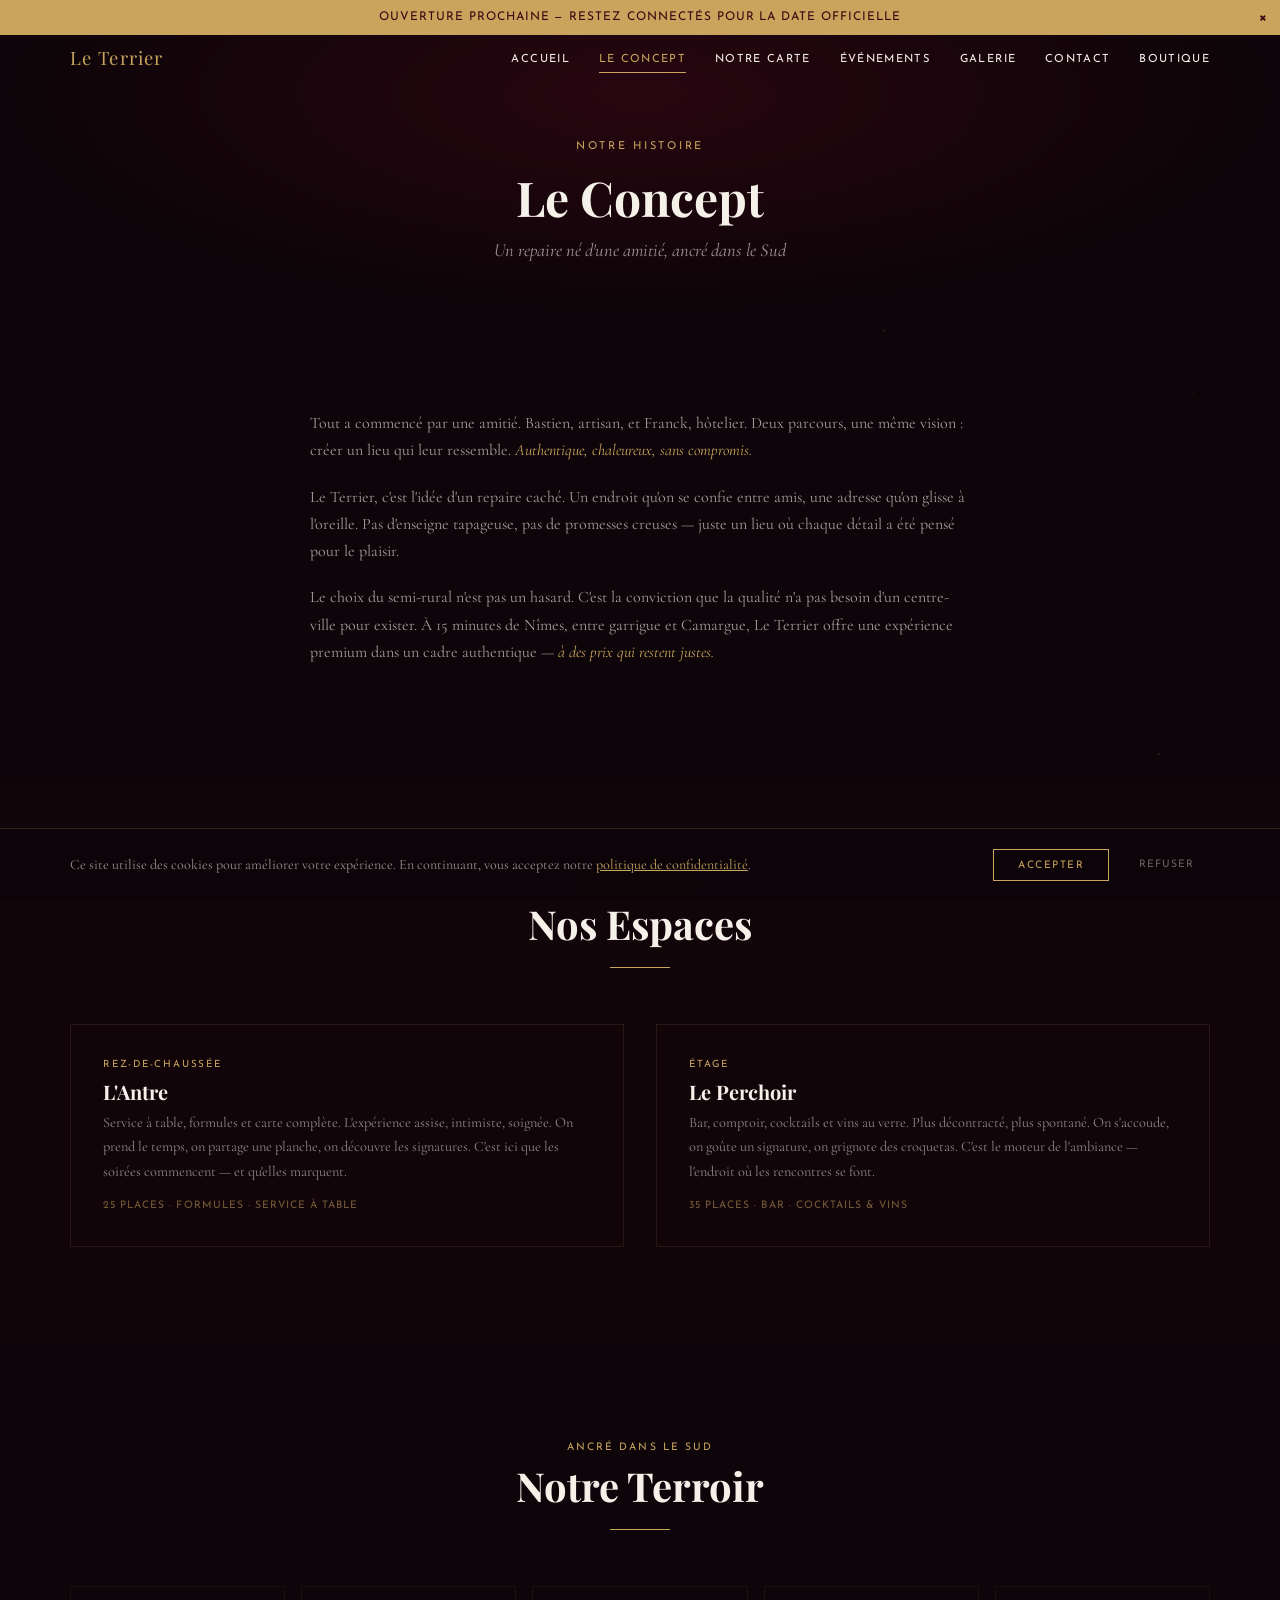
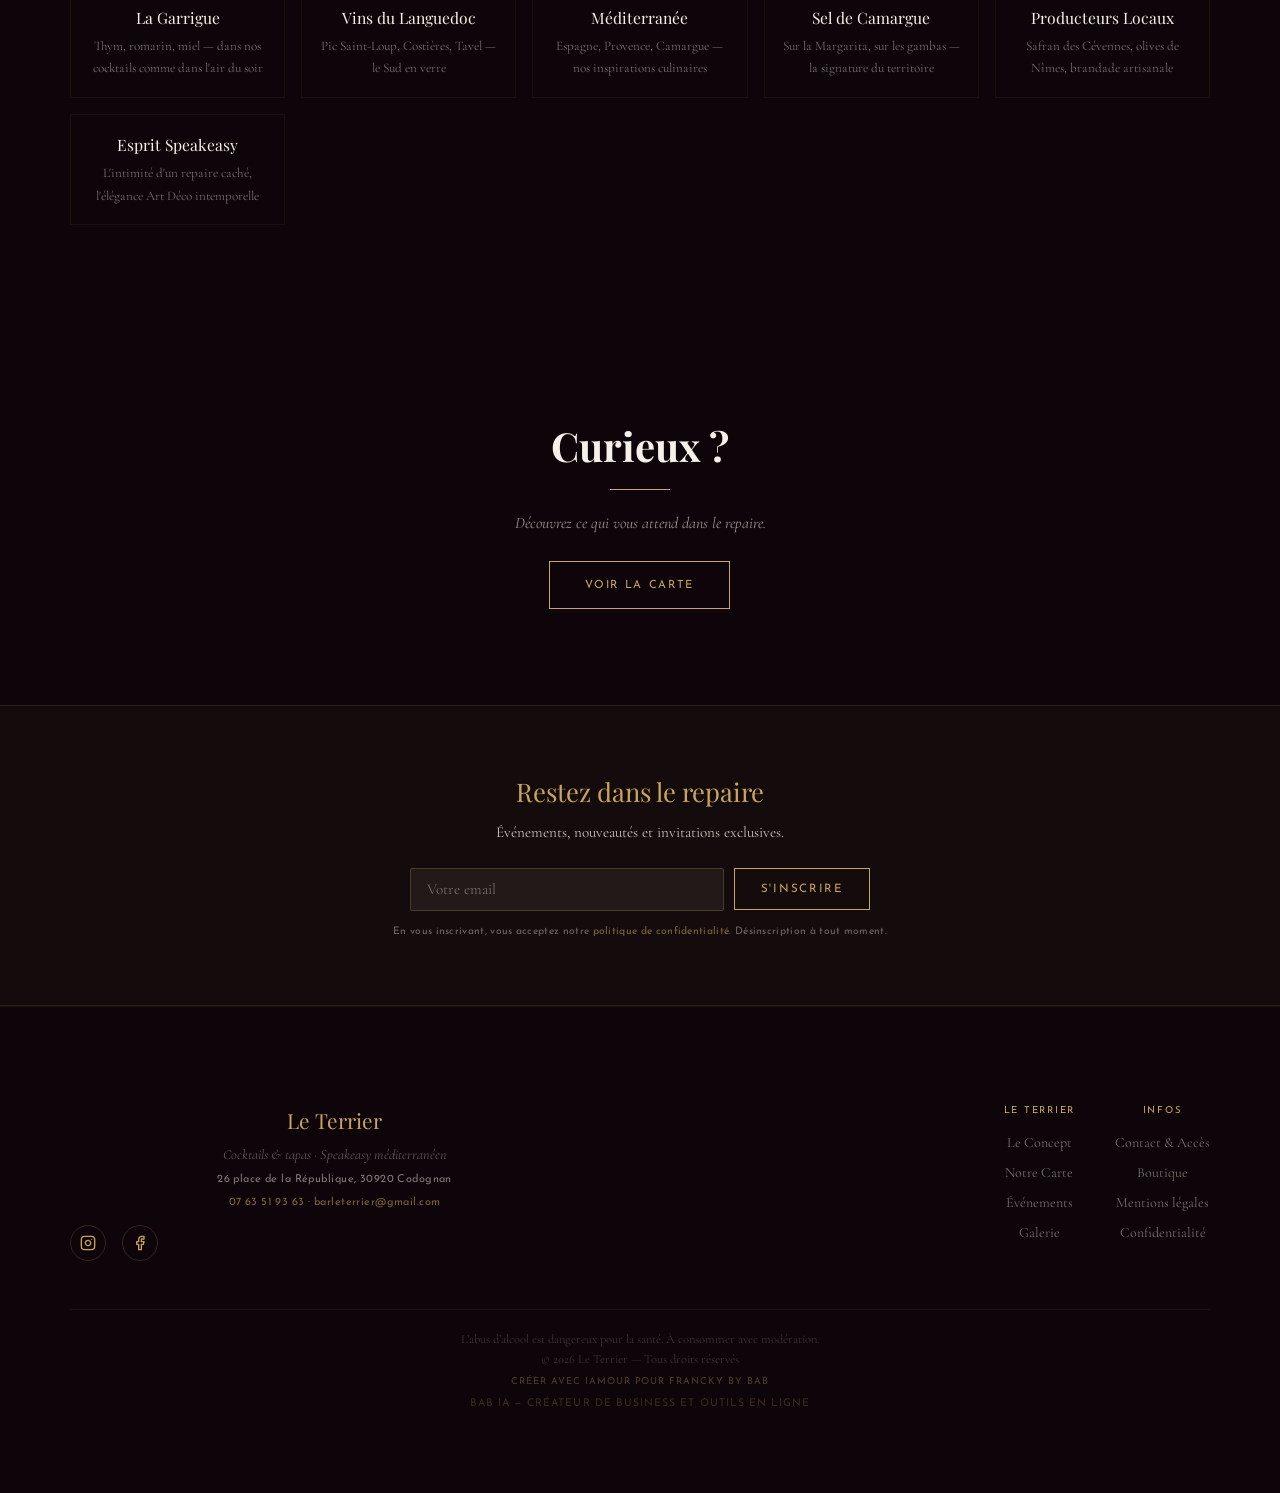
<file: concept.html>
<!DOCTYPE html>
<html lang="fr">
<head>
  <meta charset="UTF-8">
  <meta http-equiv="X-Content-Type-Options" content="nosniff">
  <meta http-equiv="X-Frame-Options" content="SAMEORIGIN">
  <meta http-equiv="Permissions-Policy" content="camera=(), microphone=(), geolocation=()">
  <meta name="referrer" content="strict-origin-when-cross-origin">
  <meta name="robots" content="index, follow">
  <meta name="theme-color" content="#5C0A1E">
  <meta name="viewport" content="width=device-width, initial-scale=1.0">
  <title>Le Concept — Le Terrier · Speakeasy Méditerranéen</title>
  <meta name="description" content="Deux amis, un artisan et un hôtelier, créent Le Terrier : un bar speakeasy méditerranéen ancré dans le terroir du Gard, entre garrigue et Camargue.">
  <meta property="og:title" content="Le Concept — Le Terrier · Speakeasy Méditerranéen">
  <meta property="og:description" content="Deux amis créent Le Terrier : un bar speakeasy méditerranéen ancré dans le terroir du Gard.">
  <meta property="og:type" content="website">
  <meta property="og:locale" content="fr_FR">
  <meta property="og:url" content="https://www.bar-le-terrier.fr/concept">
  <meta name="twitter:card" content="summary_large_image">
  <meta name="twitter:title" content="Le Concept — Le Terrier · Speakeasy Méditerranéen">
  <meta name="twitter:description" content="Deux amis créent Le Terrier : un bar speakeasy méditerranéen ancré dans le terroir du Gard.">
  <link rel="icon" type="image/svg+xml" href="favicon.svg">
  <link rel="icon" type="image/x-icon" href="favicon.ico">
  <link rel="preconnect" href="https://fonts.googleapis.com">
  <link rel="preconnect" href="https://fonts.gstatic.com" crossorigin>
  <link href="https://fonts.googleapis.com/css2?family=Playfair+Display:wght@400;700&family=Cormorant+Garamond:ital,wght@0,400;0,600;1,400&family=Josefin+Sans:wght@300;400&display=swap" rel="stylesheet">
  <link rel="canonical" href="https://www.bar-le-terrier.fr/concept">
  <link rel="stylesheet" href="styles.css?v=3">

  <script type="application/ld+json">
  {
    "@context": "https://schema.org",
    "@type": "BreadcrumbList",
    "itemListElement": [
      {
        "@type": "ListItem",
        "position": 1,
        "name": "Accueil",
        "item": "https://www.bar-le-terrier.fr/"
      },
      {
        "@type": "ListItem",
        "position": 2,
        "name": "Le Concept",
        "item": "https://www.bar-le-terrier.fr/concept"
      }
    ]
  }
  </script>
</head>
<body>
  <a href="#main-content" class="skip-to-content">Aller au contenu principal</a>
  <!-- Premium Layer -->
  <div class="preloader" aria-hidden="true">
    <div style="text-align:center">
      <p class="preloader__brand">Le Terrier</p>
      <div class="preloader__line"></div>
    </div>
  </div>


  <div class="announce" role="banner">
    Ouverture prochaine — Restez connectés pour la date officielle
    <button class="announce__close" aria-label="Fermer">&times;</button>
  </div>

  <header class="header">
    <div class="header__inner">
      <a href="/" class="header__logo">Le Terrier</a>
      <button class="burger" aria-label="Menu" aria-expanded="false"><span></span><span></span><span></span></button>
      <nav class="nav">
        <ul class="nav__list">
          <li><a href="/" class="nav__link">Accueil</a></li>
          <li><a href="/concept" class="nav__link active">Le Concept</a></li>
          <li><a href="/carte" class="nav__link">Notre Carte</a></li>
          <li><a href="/evenements" class="nav__link">Événements</a></li>
          <li><a href="/galerie" class="nav__link">Galerie</a></li>
          <li><a href="/contact" class="nav__link">Contact</a></li>
          <li><a href="/boutique" class="nav__link">Boutique</a></li>
        </ul>
      </nav>
    </div>
  </header>

  <canvas id="atmosphere" class="canvas-atmo" aria-hidden="true" aria-label="Animation décorative"></canvas>

  <!-- PAGE HERO -->
  <main id="main-content">
  <section class="page-hero">
    <div class="container">
      <p class="hero__sur">Notre histoire</p>
      <h1 class="page-hero__title">Le Concept</h1>
      <p class="page-hero__sub">Un repaire né d'une amitié, ancré dans le Sud</p>
    </div>
  </section>

  <!-- L'HISTOIRE -->
  <section class="section-pad">
    <div class="container">
      <div class="story reveal">
        <p>Tout a commencé par une amitié. Bastien, artisan, et Franck, hôtelier. Deux parcours, une même vision : créer un lieu qui leur ressemble. <em>Authentique, chaleureux, sans compromis.</em></p>
        <p>Le Terrier, c'est l'idée d'un repaire caché. Un endroit qu'on se confie entre amis, une adresse qu'on glisse à l'oreille. Pas d'enseigne tapageuse, pas de promesses creuses — juste un lieu où chaque détail a été pensé pour le plaisir.</p>
        <p>Le choix du semi-rural n'est pas un hasard. C'est la conviction que la qualité n'a pas besoin d'un centre-ville pour exister. À 15 minutes de Nîmes, entre garrigue et Camargue, Le Terrier offre une expérience premium dans un cadre authentique — <em>à des prix qui restent justes.</em></p>
      </div>
    </div>
  </section>

  <!-- NOS ESPACES -->
  <section class="section-pad bg-accent">
    <div class="container">
      <div class="stitle reveal">
        <p class="stitle__sur">Deux ambiances</p>
        <h2 class="stitle__main">Nos Espaces</h2>
        <span class="gold-sep"></span>
      </div>
      <div class="espaces-grid">
        <div class="espace reveal reveal-d1">
          <p class="espace__label">Rez-de-chaussée</p>
          <h3 class="espace__title">L'Antre</h3>
          <p class="espace__text">Service à table, formules et carte complète. L'expérience assise, intimiste, soignée. On prend le temps, on partage une planche, on découvre les signatures. C'est ici que les soirées commencent — et qu'elles marquent.</p>
          <p class="espace__cap">25 places · Formules · Service à table</p>
        </div>
        <div class="espace reveal reveal-d2">
          <p class="espace__label">Étage</p>
          <h3 class="espace__title">Le Perchoir</h3>
          <p class="espace__text">Bar, comptoir, cocktails et vins au verre. Plus décontracté, plus spontané. On s'accoude, on goûte un signature, on grignote des croquetas. C'est le moteur de l'ambiance — l'endroit où les rencontres se font.</p>
          <p class="espace__cap">35 places · Bar · Cocktails & Vins</p>
        </div>
      </div>
    </div>
  </section>

  <!-- ANCRAGE LOCAL -->
  <section class="section-pad">
    <div class="container">
      <div class="stitle reveal">
        <p class="stitle__sur">Ancré dans le Sud</p>
        <h2 class="stitle__main">Notre Terroir</h2>
        <span class="gold-sep"></span>
      </div>
      <div class="terroir-grid">
        <div class="terroir reveal">
          <p class="terroir__title">La Garrigue</p>
          <p class="terroir__text">Thym, romarin, miel — dans nos cocktails comme dans l'air du soir</p>
        </div>
        <div class="terroir reveal reveal-d1">
          <p class="terroir__title">Vins du Languedoc</p>
          <p class="terroir__text">Pic Saint-Loup, Costières, Tavel — le Sud en verre</p>
        </div>
        <div class="terroir reveal reveal-d2">
          <p class="terroir__title">Méditerranée</p>
          <p class="terroir__text">Espagne, Provence, Camargue — nos inspirations culinaires</p>
        </div>
        <div class="terroir reveal reveal-d3">
          <p class="terroir__title">Sel de Camargue</p>
          <p class="terroir__text">Sur la Margarita, sur les gambas — la signature du territoire</p>
        </div>
        <div class="terroir reveal">
          <p class="terroir__title">Producteurs Locaux</p>
          <p class="terroir__text">Safran des Cévennes, olives de Nîmes, brandade artisanale</p>
        </div>
        <div class="terroir reveal reveal-d1">
          <p class="terroir__title">Esprit Speakeasy</p>
          <p class="terroir__text">L'intimité d'un repaire caché, l'élégance Art Déco intemporelle</p>
        </div>
      </div>
    </div>
  </section>

  <!-- CTA -->
  <section class="section-pad text-center">
    <div class="container reveal">
      <h2 class="stitle__main">Curieux ?</h2>
      <span class="gold-sep"></span>
      <p class="cta-text">Découvrez ce qui vous attend dans le repaire.</p>
      <a href="/carte" class="btn">Voir la carte</a>
    </div>
  </section>

  <a href="/contact" class="float-cta">Réserver</a>

  </main>

  <!-- NEWSLETTER -->
  <section class="newsletter" id="newsletter">
    <div class="container">
      <div class="newsletter__inner">
        <p class="newsletter__title">Restez dans le repaire</p>
        <p class="newsletter__text">Événements, nouveautés et invitations exclusives.</p>
        <form class="newsletter__form" action="/api.php?action=subscribe-newsletter" method="POST">
          <div class="newsletter__field">
            <input type="email" name="EMAIL" class="newsletter__input" placeholder="Votre email" required aria-label="Adresse email pour la newsletter">
            <button type="submit" class="btn newsletter__btn">S'inscrire</button>
          </div>
          <div style="position:absolute;left:-5000px" aria-hidden="true"><input type="text" name="b_honey" tabindex="-1" autocomplete="off"></div>
        </form>
        <p class="newsletter__legal">En vous inscrivant, vous acceptez notre <a href="/politique-confidentialite">politique de confidentialité</a>. Désinscription à tout moment.</p>
      </div>
    </div>
  </section>

  <!-- Scroll to top -->
  <button class="scroll-top" aria-label="Retour en haut">&#8593;</button>

  <footer class="footer">
    <div class="container footer__inner">
      <div class="footer__brand">
        <p class="footer__logo">Le Terrier</p>
        <p class="footer__tagline">Cocktails & tapas · Speakeasy méditerranéen</p>
        <p class="footer__contact">26 place de la République, 30920 Codognan</p>
        <p class="footer__contact"><a href="tel:+33763519363">07 63 51 93 63</a> · <a href="mailto:barleterrier@gmail.com">barleterrier@gmail.com</a></p>
        <div class="footer__social">
          <a href="https://www.instagram.com/www.bar-le-terrier.fr/" target="_blank" rel="noopener" aria-label="Instagram" title="Instagram">
            <svg width="16" height="16" viewBox="0 0 24 24" fill="none" stroke="currentColor" stroke-width="2" stroke-linecap="round" stroke-linejoin="round"><rect x="2" y="2" width="20" height="20" rx="5"/><path d="M16 11.37A4 4 0 1 1 12.63 8 4 4 0 0 1 16 11.37z"/><line x1="17.5" y1="6.5" x2="17.51" y2="6.5"/></svg>
          </a>
          <a href="https://www.facebook.com/people/Le-Terrier/" target="_blank" rel="noopener" aria-label="Facebook" title="Facebook">
            <svg width="16" height="16" viewBox="0 0 24 24" fill="none" stroke="currentColor" stroke-width="2" stroke-linecap="round" stroke-linejoin="round"><path d="M18 2h-3a5 5 0 0 0-5 5v3H7v4h3v8h4v-8h3l1-4h-4V7a1 1 0 0 1 1-1h3z"/></svg>
          </a>
        </div>
      </div>
      <div class="footer__links footer__links--cols">
        <div class="footer__col">
          <p class="footer__col-title">Le Terrier</p>
          <a href="/concept">Le Concept</a>
          <a href="/carte">Notre Carte</a>
          <a href="/evenements">Événements</a>
          <a href="/galerie">Galerie</a>
        </div>
        <div class="footer__col">
          <p class="footer__col-title">Infos</p>
          <a href="/contact">Contact & Accès</a>
          <a href="/boutique">Boutique</a>
          <a href="/mentions-legales">Mentions légales</a>
          <a href="/politique-confidentialite">Confidentialité</a>
        </div>
      </div>
      <div class="footer__bottom">
        L’abus d’alcool est dangereux pour la santé. À consommer avec modération.<br>
        © 2026 Le Terrier — Tous droits réservés<br>
        <span class="footer__credit">Créer avec IAmour pour Francky By BAB</span><br>
        <a href="#" class="footer__credit" style="opacity:.7;font-size:.85em;">BAB IA — Créateur de business et outils en ligne</a>
      </div>
    </div>
  </footer>

  <script src="shared.js?v=5" defer></script>

  <!-- COOKIE CONSENT -->
  <div id="cookie-banner" class="cookie-banner" role="dialog" aria-label="Consentement cookies">
    <div class="cookie-banner__inner">
      <p class="cookie-banner__text">Ce site utilise des cookies pour améliorer votre expérience. En continuant, vous acceptez notre <a href="/politique-confidentialite">politique de confidentialité</a>.</p>
      <div class="cookie-banner__actions">
        <button class="btn cookie-banner__accept" id="cookie-accept">Accepter</button>
        <button class="cookie-banner__refuse" id="cookie-refuse">Refuser</button>
      </div>
    </div>
  </div>

</body>
</html>
</file>
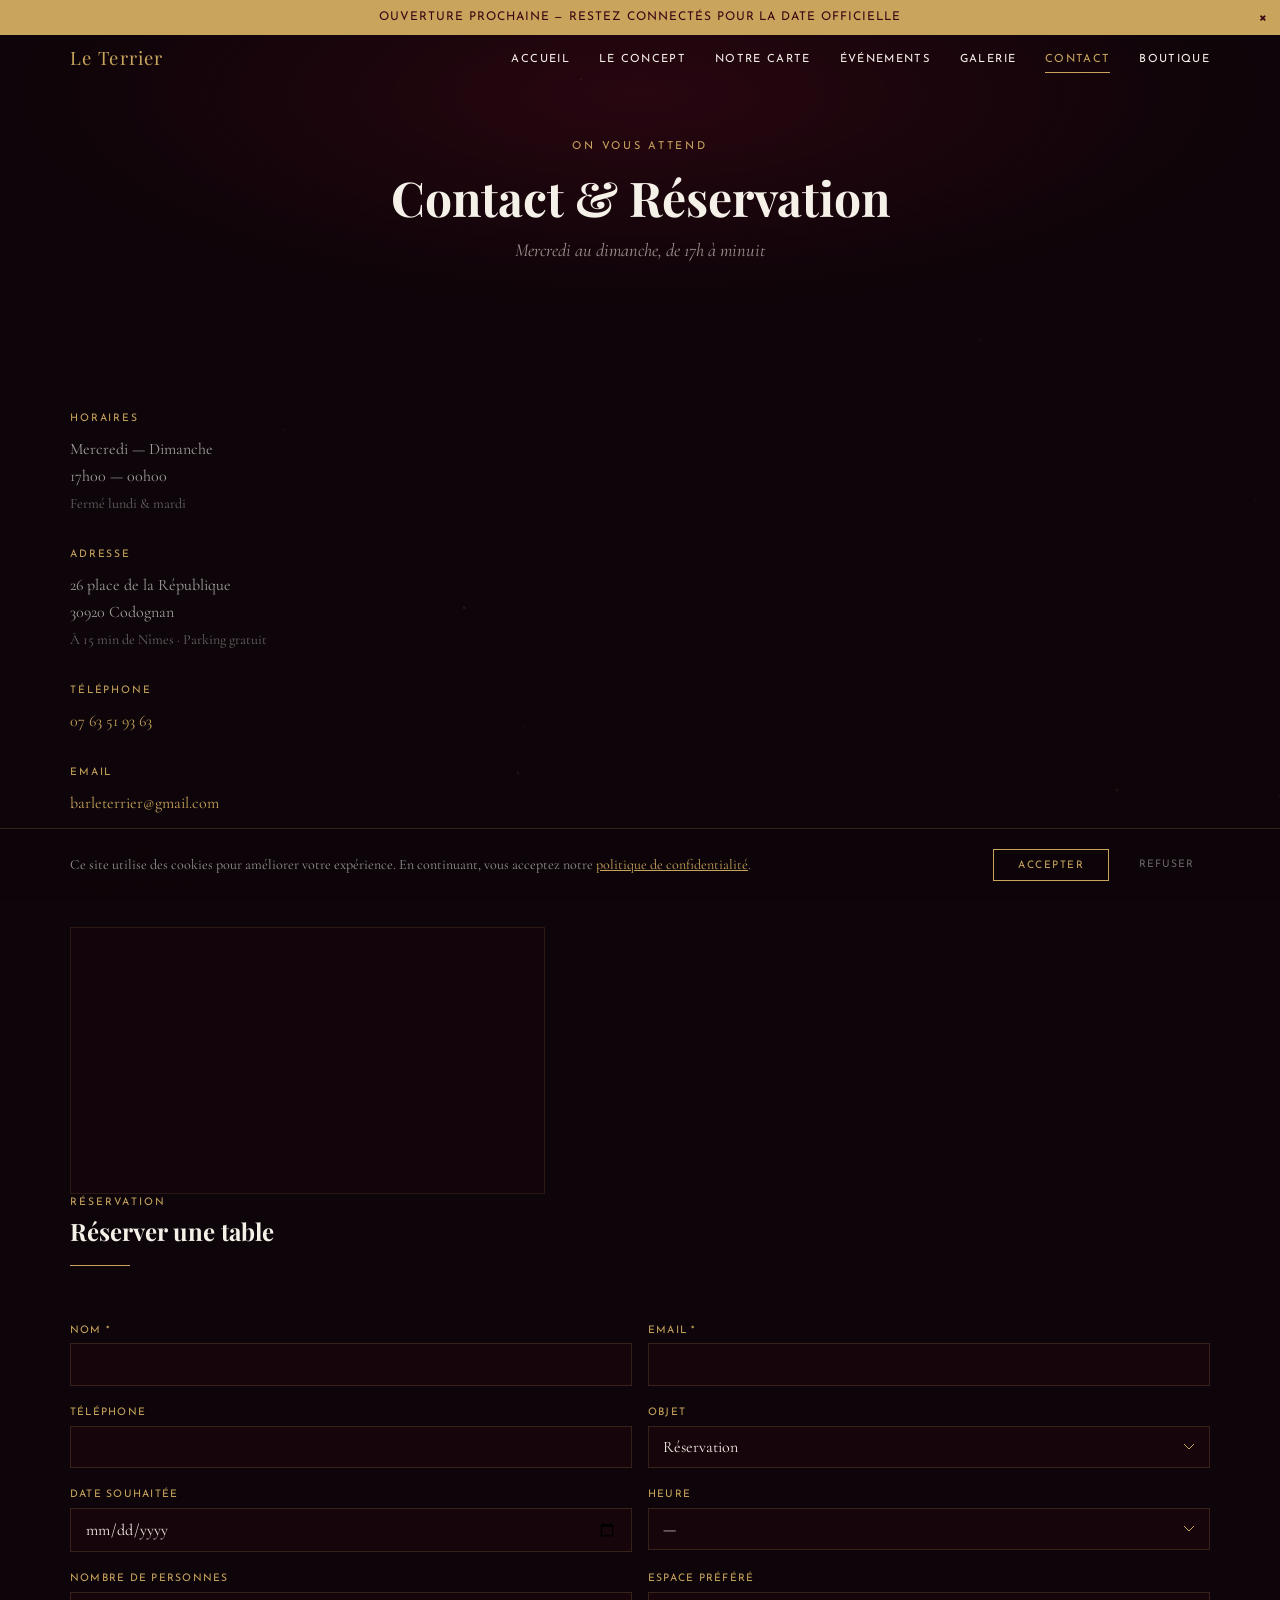
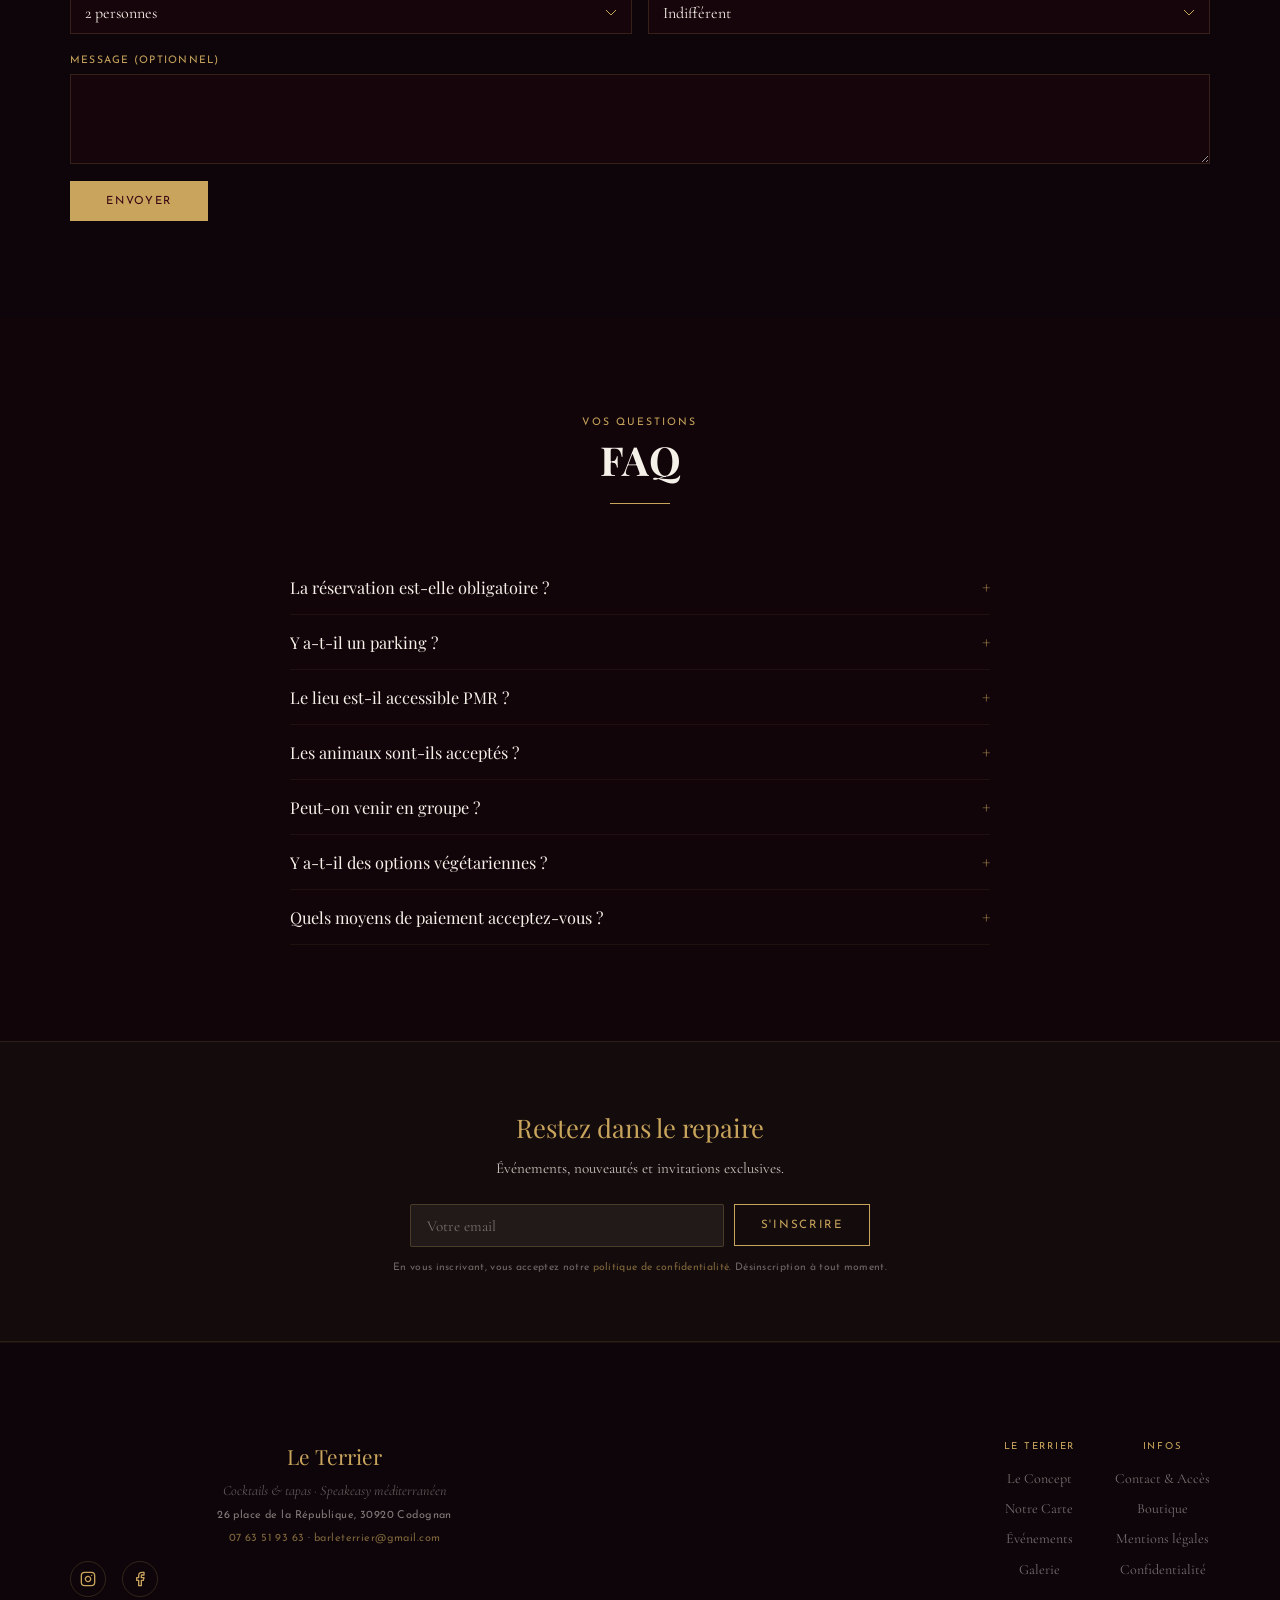
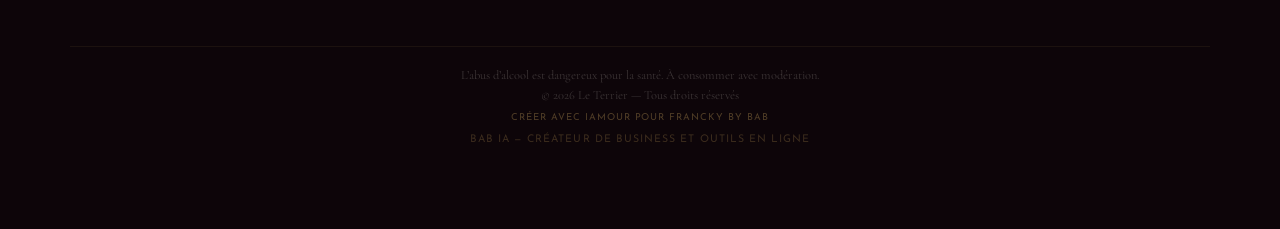
<file: contact.html>
<!DOCTYPE html>
<html lang="fr">
<head>
  <meta charset="UTF-8">
  <meta http-equiv="X-Content-Type-Options" content="nosniff">
  <meta http-equiv="X-Frame-Options" content="SAMEORIGIN">
  <meta http-equiv="Permissions-Policy" content="camera=(), microphone=(), geolocation=()">
  <meta name="referrer" content="strict-origin-when-cross-origin">
  <meta name="robots" content="index, follow">
  <meta name="theme-color" content="#5C0A1E">
  <meta name="viewport" content="width=device-width, initial-scale=1.0">
  <title>Contact & Réservation — Le Terrier · Bar Cocktails près de Nîmes</title>
  <meta name="description" content="Réservez votre table au Terrier. Ouvert du mercredi au dimanche, 17h-00h. Près de Codognan, à 15 minutes de Nîmes. Contactez-nous par téléphone ou Instagram.">
  <meta property="og:title" content="Contact &amp; Réservation — Le Terrier">
  <meta property="og:description" content="Réservez votre table au Terrier. Ouvert du mercredi au dimanche, 17h-00h. Près de Nîmes.">
  <meta property="og:type" content="website">
  <meta property="og:locale" content="fr_FR">
  <meta property="og:url" content="https://www.bar-le-terrier.fr/contact">
  <meta name="twitter:card" content="summary_large_image">
  <meta name="twitter:title" content="Contact & Réservation — Le Terrier">
  <meta name="twitter:description" content="Réservez votre table au Terrier. Ouvert du mercredi au dimanche, 17h-00h, à Codognan près de Nîmes.">
  <link rel="icon" type="image/svg+xml" href="favicon.svg">
  <link rel="icon" type="image/x-icon" href="favicon.ico">
  <link rel="preconnect" href="https://fonts.googleapis.com">
  <link rel="preconnect" href="https://fonts.gstatic.com" crossorigin>
  <link href="https://fonts.googleapis.com/css2?family=Playfair+Display:wght@400;700&family=Cormorant+Garamond:ital,wght@0,400;0,600;1,400&family=Josefin+Sans:wght@300;400&display=swap" rel="stylesheet">
  <link rel="canonical" href="https://www.bar-le-terrier.fr/contact">
  <link rel="stylesheet" href="styles.css?v=3">

  <script type="application/ld+json">
  {
    "@context": "https://schema.org",
    "@type": "BreadcrumbList",
    "itemListElement": [
      {
        "@type": "ListItem",
        "position": 1,
        "name": "Accueil",
        "item": "https://www.bar-le-terrier.fr/"
      },
      {
        "@type": "ListItem",
        "position": 2,
        "name": "Contact & Réservation",
        "item": "https://www.bar-le-terrier.fr/contact"
      }
    ]
  }
  </script>
</head>
<body>
  <a href="#main-content" class="skip-to-content">Aller au contenu principal</a>
  <!-- Premium Layer -->
  <div class="preloader" aria-hidden="true">
    <div style="text-align:center">
      <p class="preloader__brand">Le Terrier</p>
      <div class="preloader__line"></div>
    </div>
  </div>


  <div class="announce" role="banner">
    Ouverture prochaine — Restez connectés pour la date officielle
    <button class="announce__close" aria-label="Fermer">&times;</button>
  </div>

  <header class="header">
    <div class="header__inner">
      <a href="/" class="header__logo">Le Terrier</a>
      <button class="burger" aria-label="Menu" aria-expanded="false"><span></span><span></span><span></span></button>
      <nav class="nav">
        <ul class="nav__list">
          <li><a href="/" class="nav__link">Accueil</a></li>
          <li><a href="/concept" class="nav__link">Le Concept</a></li>
          <li><a href="/carte" class="nav__link">Notre Carte</a></li>
          <li><a href="/evenements" class="nav__link">Événements</a></li>
          <li><a href="/galerie" class="nav__link">Galerie</a></li>
          <li><a href="/contact" class="nav__link active">Contact</a></li>
          <li><a href="/boutique" class="nav__link">Boutique</a></li>
        </ul>
      </nav>
    </div>
  </header>

  <canvas id="atmosphere" class="canvas-atmo" aria-hidden="true" aria-label="Animation décorative"></canvas>

  <main id="main-content">
  <section class="page-hero">
    <div class="container">
      <p class="hero__sur">On vous attend</p>
      <h1 class="page-hero__title">Contact & Réservation</h1>
      <p class="page-hero__sub">Mercredi au dimanche, de 17h à minuit</p>
    </div>
  </section>

  <!-- CONTACT + FORMULAIRE -->
  <section class="section-pad">
    <div class="container">
      <div class="contact-grid">

        <!-- INFOS -->
        <div>
          <div class="contact-block reveal">
            <p class="contact-block__title">Horaires</p>
            <p class="contact-block__text">
              Mercredi — Dimanche<br>
              17h00 — 00h00<br>
              <span class="contact-block__note">Fermé lundi & mardi</span>
            </p>
          </div>

          <div class="contact-block reveal">
            <p class="contact-block__title">Adresse</p>
            <p class="contact-block__text">
              26 place de la République<br>
              30920 Codognan<br>
              <span class="contact-block__note">À 15 min de Nîmes · Parking gratuit</span>
            </p>
          </div>

          <div class="contact-block reveal">
            <p class="contact-block__title">Téléphone</p>
            <p class="contact-block__text">
              <a href="tel:+33763519363">07 63 51 93 63</a>
            </p>
          </div>

          <div class="contact-block reveal">
            <p class="contact-block__title">Email</p>
            <p class="contact-block__text">
              <a href="mailto:barleterrier@gmail.com">barleterrier@gmail.com</a>
            </p>
          </div>

          <div class="contact-block reveal">
            <p class="contact-block__title">Nous suivre</p>
            <p class="contact-block__text">
              <!-- INSTAGRAM — remplacer # -->
              <a href="https://www.instagram.com/www.bar-le-terrier.fr/" target="_blank" rel="noopener">Instagram @www.bar-le-terrier.fr</a>
            </p>
          </div>

          <!-- GOOGLE MAPS -->
          <div class="map-wrapper reveal">
            <iframe src="https://maps.google.com/maps?q=26+place+de+la+R%C3%A9publique,+30920+Codognan,+France&t=&z=15&ie=UTF8&iwloc=&output=embed" width="100%" height="350" style="border:0;border-radius:4px;" allowfullscreen loading="lazy" referrerpolicy="no-referrer-when-downgrade" title="Le Terrier — 26 place de la République, Codognan"></iframe>
          </div>
          </div>
        </div>

        <!-- FORMULAIRE -->
        <div>
          <div class="stitle stitle--left reveal">
            <p class="stitle__sur">Réservation</p>
            <h2 class="stitle__main stitle__main--sm">Réserver une table</h2>
            <span class="gold-sep gold-sep--left"></span>
          </div>

          <form class="form reveal" id="contact-form" data-form>
            <div class="form__row">
              <div class="form__group">
                <label class="form__label" for="name">Nom *</label>
                <input class="form__input" type="text" id="name" name="name" required autocomplete="name">
              </div>
              <div class="form__group">
                <label class="form__label" for="email">Email *</label>
                <input class="form__input" type="email" id="email" name="email" required autocomplete="email">
              </div>
            </div>
            <div class="form__row">
              <div class="form__group">
                <label class="form__label" for="phone">Téléphone</label>
                <input class="form__input" type="tel" id="phone" name="phone" autocomplete="tel">
              </div>
              <div class="form__group">
                <label class="form__label" for="subject">Objet</label>
                <select class="form__select" id="subject" name="subject">
                  <option value="Réservation">Réservation</option>
                  <option value="Privatisation">Privatisation</option>
                  <option value="Renseignement">Renseignement</option>
                  <option value="Traiteur / Événement">Traiteur / Événement</option>
                </select>
              </div>
            </div>
            <div class="form__row">
              <div class="form__group">
                <label class="form__label" for="date">Date souhaitée</label>
                <input class="form__input" type="date" id="date" name="date">
              </div>
              <div class="form__group">
                <label class="form__label" for="time">Heure</label>
                <select class="form__select" id="time" name="time">
                  <option value="">—</option>
                  <option value="17h00">17h00</option>
                  <option value="18h00">18h00</option>
                  <option value="19h00">19h00</option>
                  <option value="20h00">20h00</option>
                  <option value="21h00">21h00</option>
                  <option value="22h00">22h00</option>
                </select>
              </div>
            </div>
            <div class="form__row">
              <div class="form__group">
                <label class="form__label" for="guests">Nombre de personnes</label>
                <select class="form__select" id="guests" name="guests">
                  <option value="2">2 personnes</option>
                  <option value="3">3 personnes</option>
                  <option value="4">4 personnes</option>
                  <option value="5">5 personnes</option>
                  <option value="6">6 personnes</option>
                  <option value="7+">7 et plus</option>
                </select>
              </div>
              <div class="form__group">
                <label class="form__label" for="espace">Espace préféré</label>
                <select class="form__select" id="espace" name="espace">
                  <option value="indifferent">Indifférent</option>
                  <option value="rdc">Rez-de-chaussée (L'Antre)</option>
                  <option value="etage">Étage (Le Perchoir)</option>
                </select>
              </div>
            </div>
            <!-- Honeypot anti-spam -->
            <div style="position:absolute;left:-5000px" aria-hidden="true"><input type="text" name="b_honey" tabindex="-1" autocomplete="off"></div>
            <div class="form__group">
              <label class="form__label" for="message">Message (optionnel)</label>
              <textarea class="form__textarea" id="message" name="message" rows="3"></textarea>
            </div>
            <div id="form-error" style="display:none;background:rgba(244,67,54,.1);border:1px solid rgba(244,67,54,.3);color:#ff6b6b;padding:.6rem 1rem;font-size:.8rem;margin-bottom:.8rem;border-radius:4px"></div>
            <button type="submit" class="btn btn--filled btn--start" id="form-submit">Envoyer</button>
          </form>

          <div class="form__success" id="form-success" style="display:none">
            <p class="stitle__sur">Merci !</p>
            <h3 class="stitle__main stitle__main--sm">Demande envoyée</h3>
            <p class="card__text">Nous revenons vers vous très vite. À bientôt au repaire.</p>
          </div>

          <script>
          document.getElementById('contact-form').addEventListener('submit', async function(e) {
            e.preventDefault();
            var btn = document.getElementById('form-submit');
            var errEl = document.getElementById('form-error');
            errEl.style.display = 'none';
            btn.textContent = 'Envoi en cours...';
            btn.disabled = true;
            try {
              var formData = new FormData(this);
              var res = await fetch('/contact.php', {method:'POST', body: formData});
              var data = await res.json();
              if (data.success) {
                this.style.display = 'none';
                document.getElementById('form-success').style.display = 'block';
              } else {
                errEl.textContent = data.error || 'Une erreur est survenue.';
                errEl.style.display = 'block';
                btn.textContent = 'Envoyer';
                btn.disabled = false;
              }
            } catch (err) {
              errEl.textContent = 'Erreur de connexion. Réessayez ou appelez-nous au 07 63 51 93 63.';
              errEl.style.display = 'block';
              btn.textContent = 'Envoyer';
              btn.disabled = false;
            }
          });
          </script>
        </div>

      </div>
    </div>
  </section>

  <!-- FAQ -->
  <section class="section-pad bg-accent">
    <div class="container">
      <div class="stitle reveal">
        <p class="stitle__sur">Vos questions</p>
        <h2 class="stitle__main">FAQ</h2>
        <span class="gold-sep"></span>
      </div>
      <div class="faq reveal">

        <div class="faq__item">
          <button class="faq__q">La réservation est-elle obligatoire ?<span class="faq__icon">+</span></button>
          <div class="faq__a">Recommandée mais pas obligatoire. Le week-end, on conseille fortement de réserver pour garantir votre table, surtout au rez-de-chaussée.</div>
        </div>

        <div class="faq__item">
          <button class="faq__q">Y a-t-il un parking ?<span class="faq__icon">+</span></button>
          <div class="faq__a">Oui, parking gratuit à proximité immédiate. L'avantage du semi-rural — pas de galère pour se garer.</div>
        </div>

        <div class="faq__item">
          <button class="faq__q">Le lieu est-il accessible PMR ?<span class="faq__icon">+</span></button>
          <div class="faq__a">Le rez-de-chaussée est accessible aux personnes à mobilité réduite. L'étage est accessible par escalier uniquement.</div>
        </div>

        <div class="faq__item">
          <button class="faq__q">Les animaux sont-ils acceptés ?<span class="faq__icon">+</span></button>
          <div class="faq__a">Les chiens calmes sont les bienvenus en salle. On leur prévoit même un bol d'eau.</div>
        </div>

        <div class="faq__item">
          <button class="faq__q">Peut-on venir en groupe ?<span class="faq__icon">+</span></button>
          <div class="faq__a">Bien sûr. Pour les groupes de plus de 8 personnes, contactez-nous pour organiser au mieux votre soirée. Privatisation possible jusqu'à 60 personnes.</div>
        </div>

        <div class="faq__item">
          <button class="faq__q">Y a-t-il des options végétariennes ?<span class="faq__icon">+</span></button>
          <div class="faq__a">Oui : légumes grillés, olives & amandes, fromages affinés, piquillos farcis. La carte est pensée pour que chacun y trouve son bonheur.</div>
        </div>

        <div class="faq__item">
          <button class="faq__q">Quels moyens de paiement acceptez-vous ?<span class="faq__icon">+</span></button>
          <div class="faq__a">Carte bancaire et espèces. Pas de chèques.</div>
        </div>

      </div>
    </div>
  </section>

  </main>

  <!-- NEWSLETTER -->
  <section class="newsletter" id="newsletter">
    <div class="container">
      <div class="newsletter__inner">
        <p class="newsletter__title">Restez dans le repaire</p>
        <p class="newsletter__text">Événements, nouveautés et invitations exclusives.</p>
        <form class="newsletter__form" action="/api.php?action=subscribe-newsletter" method="POST">
          <div class="newsletter__field">
            <input type="email" name="EMAIL" class="newsletter__input" placeholder="Votre email" required aria-label="Adresse email pour la newsletter">
            <button type="submit" class="btn newsletter__btn">S'inscrire</button>
          </div>
          <div style="position:absolute;left:-5000px" aria-hidden="true"><input type="text" name="b_honey" tabindex="-1" autocomplete="off"></div>
        </form>
        <p class="newsletter__legal">En vous inscrivant, vous acceptez notre <a href="/politique-confidentialite">politique de confidentialité</a>. Désinscription à tout moment.</p>
      </div>
    </div>
  </section>

  <!-- Scroll to top -->
  <button class="scroll-top" aria-label="Retour en haut">&#8593;</button>

  <footer class="footer">
    <div class="container footer__inner">
      <div class="footer__brand">
        <p class="footer__logo">Le Terrier</p>
        <p class="footer__tagline">Cocktails & tapas · Speakeasy méditerranéen</p>
        <p class="footer__contact">26 place de la République, 30920 Codognan</p>
        <p class="footer__contact"><a href="tel:+33763519363">07 63 51 93 63</a> · <a href="mailto:barleterrier@gmail.com">barleterrier@gmail.com</a></p>
        <div class="footer__social">
          <a href="https://www.instagram.com/www.bar-le-terrier.fr/" target="_blank" rel="noopener" aria-label="Instagram" title="Instagram">
            <svg width="16" height="16" viewBox="0 0 24 24" fill="none" stroke="currentColor" stroke-width="2" stroke-linecap="round" stroke-linejoin="round"><rect x="2" y="2" width="20" height="20" rx="5"/><path d="M16 11.37A4 4 0 1 1 12.63 8 4 4 0 0 1 16 11.37z"/><line x1="17.5" y1="6.5" x2="17.51" y2="6.5"/></svg>
          </a>
          <a href="https://www.facebook.com/people/Le-Terrier/" target="_blank" rel="noopener" aria-label="Facebook" title="Facebook">
            <svg width="16" height="16" viewBox="0 0 24 24" fill="none" stroke="currentColor" stroke-width="2" stroke-linecap="round" stroke-linejoin="round"><path d="M18 2h-3a5 5 0 0 0-5 5v3H7v4h3v8h4v-8h3l1-4h-4V7a1 1 0 0 1 1-1h3z"/></svg>
          </a>
        </div>
      </div>
      <div class="footer__links footer__links--cols">
        <div class="footer__col">
          <p class="footer__col-title">Le Terrier</p>
          <a href="/concept">Le Concept</a>
          <a href="/carte">Notre Carte</a>
          <a href="/evenements">Événements</a>
          <a href="/galerie">Galerie</a>
        </div>
        <div class="footer__col">
          <p class="footer__col-title">Infos</p>
          <a href="/contact">Contact & Accès</a>
          <a href="/boutique">Boutique</a>
          <a href="/mentions-legales">Mentions légales</a>
          <a href="/politique-confidentialite">Confidentialité</a>
        </div>
      </div>
      <div class="footer__bottom">
        L’abus d’alcool est dangereux pour la santé. À consommer avec modération.<br>
        © 2026 Le Terrier — Tous droits réservés<br>
        <span class="footer__credit">Créer avec IAmour pour Francky By BAB</span><br>
        <a href="#" class="footer__credit" style="opacity:.7;font-size:.85em;">BAB IA — Créateur de business et outils en ligne</a>
      </div>
    </div>
  </footer>

  <script src="shared.js?v=5" defer></script>

  <!-- COOKIE CONSENT -->
  <div id="cookie-banner" class="cookie-banner" role="dialog" aria-label="Consentement cookies">
    <div class="cookie-banner__inner">
      <p class="cookie-banner__text">Ce site utilise des cookies pour améliorer votre expérience. En continuant, vous acceptez notre <a href="/politique-confidentialite">politique de confidentialité</a>.</p>
      <div class="cookie-banner__actions">
        <button class="btn cookie-banner__accept" id="cookie-accept">Accepter</button>
        <button class="cookie-banner__refuse" id="cookie-refuse">Refuser</button>
      </div>
    </div>
  </div>

</body>
</html>
</file>
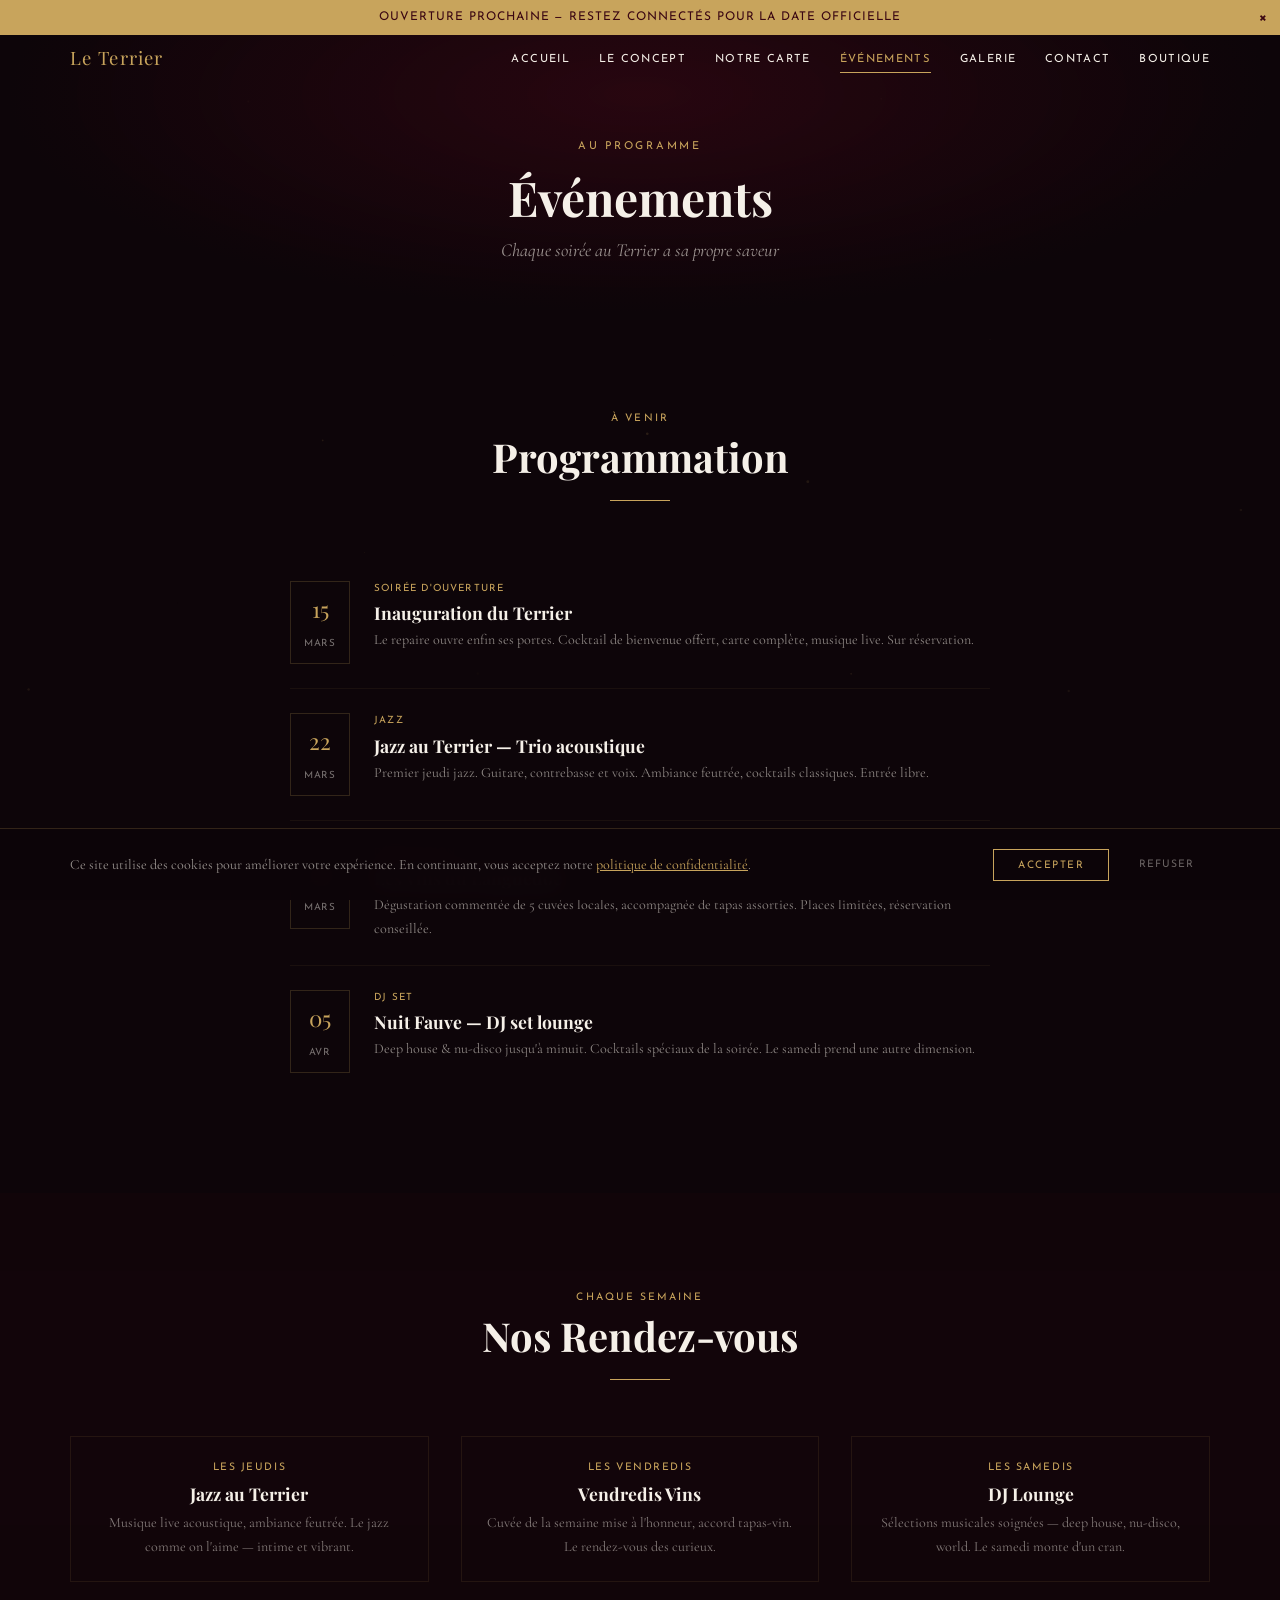
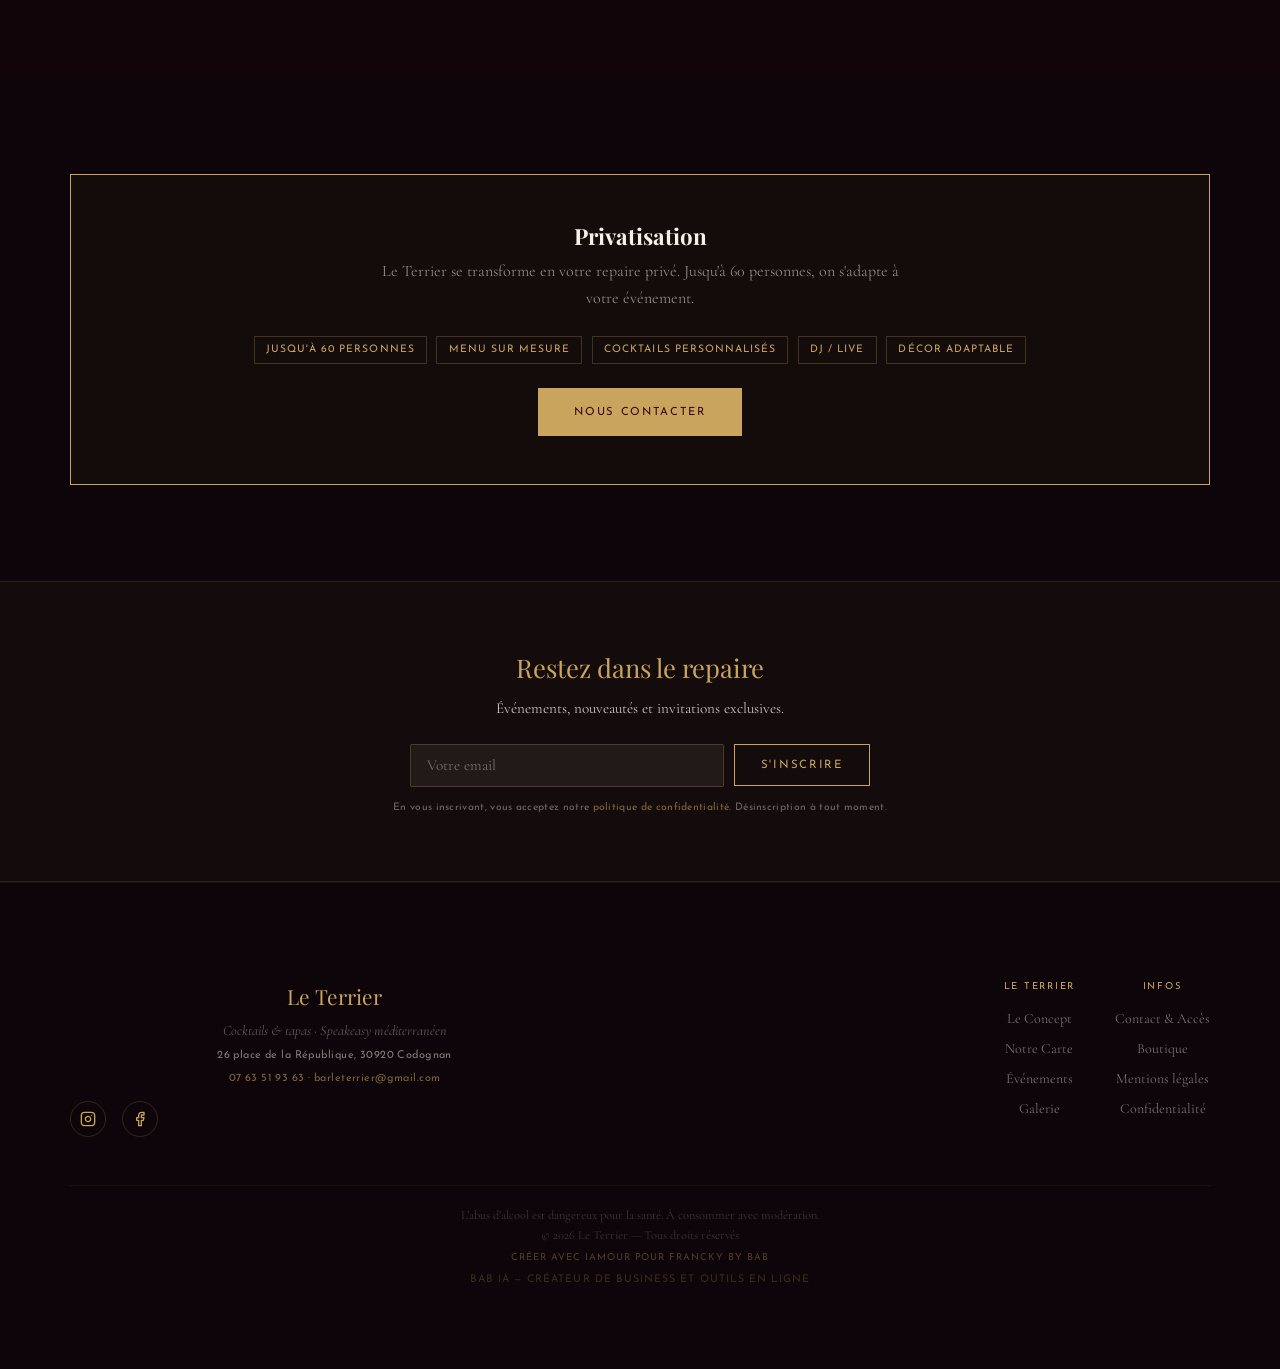
<file: evenements.html>
<!DOCTYPE html>
<html lang="fr">
<head>
  <meta charset="UTF-8">
  <meta http-equiv="X-Content-Type-Options" content="nosniff">
  <meta http-equiv="X-Frame-Options" content="SAMEORIGIN">
  <meta http-equiv="Permissions-Policy" content="camera=(), microphone=(), geolocation=()">
  <meta name="referrer" content="strict-origin-when-cross-origin">
  <meta name="robots" content="index, follow">
  <meta name="theme-color" content="#5C0A1E">
  <meta name="viewport" content="width=device-width, initial-scale=1.0">
  <title>Événements — Le Terrier · Soirées & Privatisations</title>
  <meta name="description" content="Soirées jazz, dégustations, DJ sets et privatisations au Terrier. Découvrez notre programmation et réservez votre soirée près de Nîmes.">
  <meta property="og:title" content="Événements — Le Terrier · Soirées &amp; Privatisations">
  <meta property="og:description" content="Soirées jazz, dégustations, DJ sets et privatisations au Terrier près de Nîmes.">
  <meta property="og:type" content="website">
  <meta property="og:locale" content="fr_FR">
  <meta property="og:url" content="https://www.bar-le-terrier.fr/evenements">
  <meta name="twitter:card" content="summary_large_image">
  <meta name="twitter:title" content="Événements — Le Terrier · Soirées & Privatisations">
  <meta name="twitter:description" content="Soirées jazz, dégustations, DJ sets et privatisations au Terrier près de Nîmes.">
  <link rel="icon" type="image/svg+xml" href="favicon.svg">
  <link rel="icon" type="image/x-icon" href="favicon.ico">
  <link rel="preconnect" href="https://fonts.googleapis.com">
  <link rel="preconnect" href="https://fonts.gstatic.com" crossorigin>
  <link href="https://fonts.googleapis.com/css2?family=Playfair+Display:wght@400;700&family=Cormorant+Garamond:ital,wght@0,400;0,600;1,400&family=Josefin+Sans:wght@300;400&display=swap" rel="stylesheet">
  <link rel="canonical" href="https://www.bar-le-terrier.fr/evenements">
  <link rel="stylesheet" href="styles.css?v=3">

  <script type="application/ld+json">
  {
    "@context": "https://schema.org",
    "@type": "BreadcrumbList",
    "itemListElement": [
      {
        "@type": "ListItem",
        "position": 1,
        "name": "Accueil",
        "item": "https://www.bar-le-terrier.fr/"
      },
      {
        "@type": "ListItem",
        "position": 2,
        "name": "Événements",
        "item": "https://www.bar-le-terrier.fr/evenements"
      }
    ]
  }
  </script>

  <script type="application/ld+json">
  {
    "@context": "https://schema.org",
    "@type": "EventSeries",
    "name": "Soirées au Terrier",
    "description": "Soirées jazz, dégustations de vins, DJ sets et privatisations au Terrier, bar à cocktails et tapas à Codognan.",
    "url": "https://www.bar-le-terrier.fr/evenements",
    "location": {
      "@type": "Place",
      "name": "Le Terrier",
      "address": {
        "@type": "PostalAddress",
        "streetAddress": "26 place de la République",
        "addressLocality": "Codognan",
        "postalCode": "30920",
        "addressCountry": "FR"
      }
    },
    "organizer": {
      "@type": "Organization",
      "name": "Le Terrier",
      "url": "https://www.bar-le-terrier.fr"
    },
    "subEvent": [
      {
        "@type": "Event",
        "name": "Jazz au Terrier",
        "description": "Soirée jazz acoustique live — musique d'ambiance intimiste au cœur du speakeasy.",
        "eventSchedule": {
          "@type": "Schedule",
          "byDay": "https://schema.org/Thursday",
          "startTime": "20:00",
          "endTime": "23:00",
          "repeatFrequency": "P1W"
        },
        "isAccessibleForFree": true
      },
      {
        "@type": "Event",
        "name": "Vendredis Vins",
        "description": "Cuvée de la semaine et accords tapas — découverte œnologique décontractée.",
        "eventSchedule": {
          "@type": "Schedule",
          "byDay": "https://schema.org/Friday",
          "startTime": "18:00",
          "endTime": "23:00",
          "repeatFrequency": "P1W"
        },
        "isAccessibleForFree": true
      },
      {
        "@type": "Event",
        "name": "DJ Lounge",
        "description": "Deep house, nu-disco — l'ambiance monte d'un cran au Perchoir.",
        "eventSchedule": {
          "@type": "Schedule",
          "byDay": "https://schema.org/Saturday",
          "startTime": "21:00",
          "endTime": "00:00",
          "repeatFrequency": "P1W"
        },
        "isAccessibleForFree": true
      }
    ]
  }
  </script>
</head>
<body>
  <a href="#main-content" class="skip-to-content">Aller au contenu principal</a>
  <!-- Premium Layer -->
  <div class="preloader" aria-hidden="true">
    <div style="text-align:center">
      <p class="preloader__brand">Le Terrier</p>
      <div class="preloader__line"></div>
    </div>
  </div>


  <div class="announce" role="banner">
    Ouverture prochaine — Restez connectés pour la date officielle
    <button class="announce__close" aria-label="Fermer">&times;</button>
  </div>

  <header class="header">
    <div class="header__inner">
      <a href="/" class="header__logo">Le Terrier</a>
      <button class="burger" aria-label="Menu" aria-expanded="false"><span></span><span></span><span></span></button>
      <nav class="nav">
        <ul class="nav__list">
          <li><a href="/" class="nav__link">Accueil</a></li>
          <li><a href="/concept" class="nav__link">Le Concept</a></li>
          <li><a href="/carte" class="nav__link">Notre Carte</a></li>
          <li><a href="/evenements" class="nav__link active">Événements</a></li>
          <li><a href="/galerie" class="nav__link">Galerie</a></li>
          <li><a href="/contact" class="nav__link">Contact</a></li>
          <li><a href="/boutique" class="nav__link">Boutique</a></li>
        </ul>
      </nav>
    </div>
  </header>

  <canvas id="atmosphere" class="canvas-atmo" aria-hidden="true" aria-label="Animation décorative"></canvas>

  <main id="main-content">
  <section class="page-hero">
    <div class="container">
      <p class="hero__sur">Au programme</p>
      <h1 class="page-hero__title">Événements</h1>
      <p class="page-hero__sub">Chaque soirée au Terrier a sa propre saveur</p>
    </div>
  </section>

  <!-- PROGRAMMATION — modifier les événements ici -->
  <section class="section-pad">
    <div class="container">
      <div class="stitle reveal">
        <p class="stitle__sur">À venir</p>
        <h2 class="stitle__main">Programmation</h2>
        <span class="gold-sep"></span>
      </div>

      <div class="events-list">
        <!-- ÉVÉNEMENT 1 -->
        <div class="event reveal">
          <div class="event__date">
            <span class="event__day">15</span>
            <span class="event__month">Mars</span>
          </div>
          <div class="event__info">
            <p class="event__tag">Soirée d'ouverture</p>
            <h3 class="event__title">Inauguration du Terrier</h3>
            <p class="event__text">Le repaire ouvre enfin ses portes. Cocktail de bienvenue offert, carte complète, musique live. Sur réservation.</p>
          </div>
        </div>

        <!-- ÉVÉNEMENT 2 -->
        <div class="event reveal">
          <div class="event__date">
            <span class="event__day">22</span>
            <span class="event__month">Mars</span>
          </div>
          <div class="event__info">
            <p class="event__tag">Jazz</p>
            <h3 class="event__title">Jazz au Terrier — Trio acoustique</h3>
            <p class="event__text">Premier jeudi jazz. Guitare, contrebasse et voix. Ambiance feutrée, cocktails classiques. Entrée libre.</p>
          </div>
        </div>

        <!-- ÉVÉNEMENT 3 -->
        <div class="event reveal">
          <div class="event__date">
            <span class="event__day">29</span>
            <span class="event__month">Mars</span>
          </div>
          <div class="event__info">
            <p class="event__tag">Dégustation</p>
            <h3 class="event__title">Les Vins du Languedoc</h3>
            <p class="event__text">Dégustation commentée de 5 cuvées locales, accompagnée de tapas assorties. Places limitées, réservation conseillée.</p>
          </div>
        </div>

        <!-- ÉVÉNEMENT 4 -->
        <div class="event reveal">
          <div class="event__date">
            <span class="event__day">05</span>
            <span class="event__month">Avr</span>
          </div>
          <div class="event__info">
            <p class="event__tag">DJ Set</p>
            <h3 class="event__title">Nuit Fauve — DJ set lounge</h3>
            <p class="event__text">Deep house & nu-disco jusqu'à minuit. Cocktails spéciaux de la soirée. Le samedi prend une autre dimension.</p>
          </div>
        </div>
      </div>
    </div>
  </section>

  <!-- RENDEZ-VOUS RÉGULIERS -->
  <section class="section-pad bg-accent">
    <div class="container">
      <div class="stitle reveal">
        <p class="stitle__sur">Chaque semaine</p>
        <h2 class="stitle__main">Nos Rendez-vous</h2>
        <span class="gold-sep"></span>
      </div>
      <div class="recur-grid" id="recur-grid">
        <!-- Contenu par défaut, remplacé dynamiquement depuis le dashboard -->
        <div class="recur reveal reveal-d1">
          <p class="recur__day">Les Jeudis</p>
          <h3 class="recur__title">Jazz au Terrier</h3>
          <p class="recur__text">Musique live acoustique, ambiance feutrée. Le jazz comme on l'aime — intime et vibrant.</p>
        </div>
        <div class="recur reveal reveal-d2">
          <p class="recur__day">Les Vendredis</p>
          <h3 class="recur__title">Vendredis Vins</h3>
          <p class="recur__text">Cuvée de la semaine mise à l'honneur, accord tapas-vin. Le rendez-vous des curieux.</p>
        </div>
        <div class="recur reveal reveal-d3">
          <p class="recur__day">Les Samedis</p>
          <h3 class="recur__title">DJ Lounge</h3>
          <p class="recur__text">Sélections musicales soignées — deep house, nu-disco, world. Le samedi monte d'un cran.</p>
        </div>
      </div>
    </div>
  </section>

  <!-- PRIVATISATION -->
  <section class="section-pad">
    <div class="container">
      <div class="privat reveal">
        <h2 class="privat__title">Privatisation</h2>
        <p class="privat__text">Le Terrier se transforme en votre repaire privé. Jusqu'à 60 personnes, on s'adapte à votre événement.</p>
        <div class="privat__list">
          <span class="privat__tag">Jusqu'à 60 personnes</span>
          <span class="privat__tag">Menu sur mesure</span>
          <span class="privat__tag">Cocktails personnalisés</span>
          <span class="privat__tag">DJ / Live</span>
          <span class="privat__tag">Décor adaptable</span>
        </div>
        <a href="/contact" class="btn btn--filled">Nous contacter</a>
      </div>
    </div>
  </section>

  <a href="/contact" class="float-cta">Réserver</a>

  </main>

  <!-- NEWSLETTER -->
  <section class="newsletter" id="newsletter">
    <div class="container">
      <div class="newsletter__inner">
        <p class="newsletter__title">Restez dans le repaire</p>
        <p class="newsletter__text">Événements, nouveautés et invitations exclusives.</p>
        <form class="newsletter__form" action="/api.php?action=subscribe-newsletter" method="POST">
          <div class="newsletter__field">
            <input type="email" name="EMAIL" class="newsletter__input" placeholder="Votre email" required aria-label="Adresse email pour la newsletter">
            <button type="submit" class="btn newsletter__btn">S'inscrire</button>
          </div>
          <div style="position:absolute;left:-5000px" aria-hidden="true"><input type="text" name="b_honey" tabindex="-1" autocomplete="off"></div>
        </form>
        <p class="newsletter__legal">En vous inscrivant, vous acceptez notre <a href="/politique-confidentialite">politique de confidentialité</a>. Désinscription à tout moment.</p>
      </div>
    </div>
  </section>

  <!-- Scroll to top -->
  <button class="scroll-top" aria-label="Retour en haut">&#8593;</button>

  <footer class="footer">
    <div class="container footer__inner">
      <div class="footer__brand">
        <p class="footer__logo">Le Terrier</p>
        <p class="footer__tagline">Cocktails & tapas · Speakeasy méditerranéen</p>
        <p class="footer__contact">26 place de la République, 30920 Codognan</p>
        <p class="footer__contact"><a href="tel:+33763519363">07 63 51 93 63</a> · <a href="mailto:barleterrier@gmail.com">barleterrier@gmail.com</a></p>
        <div class="footer__social">
          <a href="https://www.instagram.com/www.bar-le-terrier.fr/" target="_blank" rel="noopener" aria-label="Instagram" title="Instagram">
            <svg width="16" height="16" viewBox="0 0 24 24" fill="none" stroke="currentColor" stroke-width="2" stroke-linecap="round" stroke-linejoin="round"><rect x="2" y="2" width="20" height="20" rx="5"/><path d="M16 11.37A4 4 0 1 1 12.63 8 4 4 0 0 1 16 11.37z"/><line x1="17.5" y1="6.5" x2="17.51" y2="6.5"/></svg>
          </a>
          <a href="https://www.facebook.com/people/Le-Terrier/" target="_blank" rel="noopener" aria-label="Facebook" title="Facebook">
            <svg width="16" height="16" viewBox="0 0 24 24" fill="none" stroke="currentColor" stroke-width="2" stroke-linecap="round" stroke-linejoin="round"><path d="M18 2h-3a5 5 0 0 0-5 5v3H7v4h3v8h4v-8h3l1-4h-4V7a1 1 0 0 1 1-1h3z"/></svg>
          </a>
        </div>
      </div>
      <div class="footer__links footer__links--cols">
        <div class="footer__col">
          <p class="footer__col-title">Le Terrier</p>
          <a href="/concept">Le Concept</a>
          <a href="/carte">Notre Carte</a>
          <a href="/evenements">Événements</a>
          <a href="/galerie">Galerie</a>
        </div>
        <div class="footer__col">
          <p class="footer__col-title">Infos</p>
          <a href="/contact">Contact & Accès</a>
          <a href="/boutique">Boutique</a>
          <a href="/mentions-legales">Mentions légales</a>
          <a href="/politique-confidentialite">Confidentialité</a>
        </div>
      </div>
      <div class="footer__bottom">
        L’abus d’alcool est dangereux pour la santé. À consommer avec modération.<br>
        © 2026 Le Terrier — Tous droits réservés<br>
        <span class="footer__credit">Créer avec IAmour pour Francky By BAB</span><br>
        <a href="#" class="footer__credit" style="opacity:.7;font-size:.85em;">BAB IA — Créateur de business et outils en ligne</a>
      </div>
    </div>
  </footer>

  <script src="shared.js?v=5" defer></script>

  <!-- COOKIE CONSENT -->
  <div id="cookie-banner" class="cookie-banner" role="dialog" aria-label="Consentement cookies">
    <div class="cookie-banner__inner">
      <p class="cookie-banner__text">Ce site utilise des cookies pour améliorer votre expérience. En continuant, vous acceptez notre <a href="/politique-confidentialite">politique de confidentialité</a>.</p>
      <div class="cookie-banner__actions">
        <button class="btn cookie-banner__accept" id="cookie-accept">Accepter</button>
        <button class="cookie-banner__refuse" id="cookie-refuse">Refuser</button>
      </div>
    </div>
  </div>

</body>
</html>
</file>
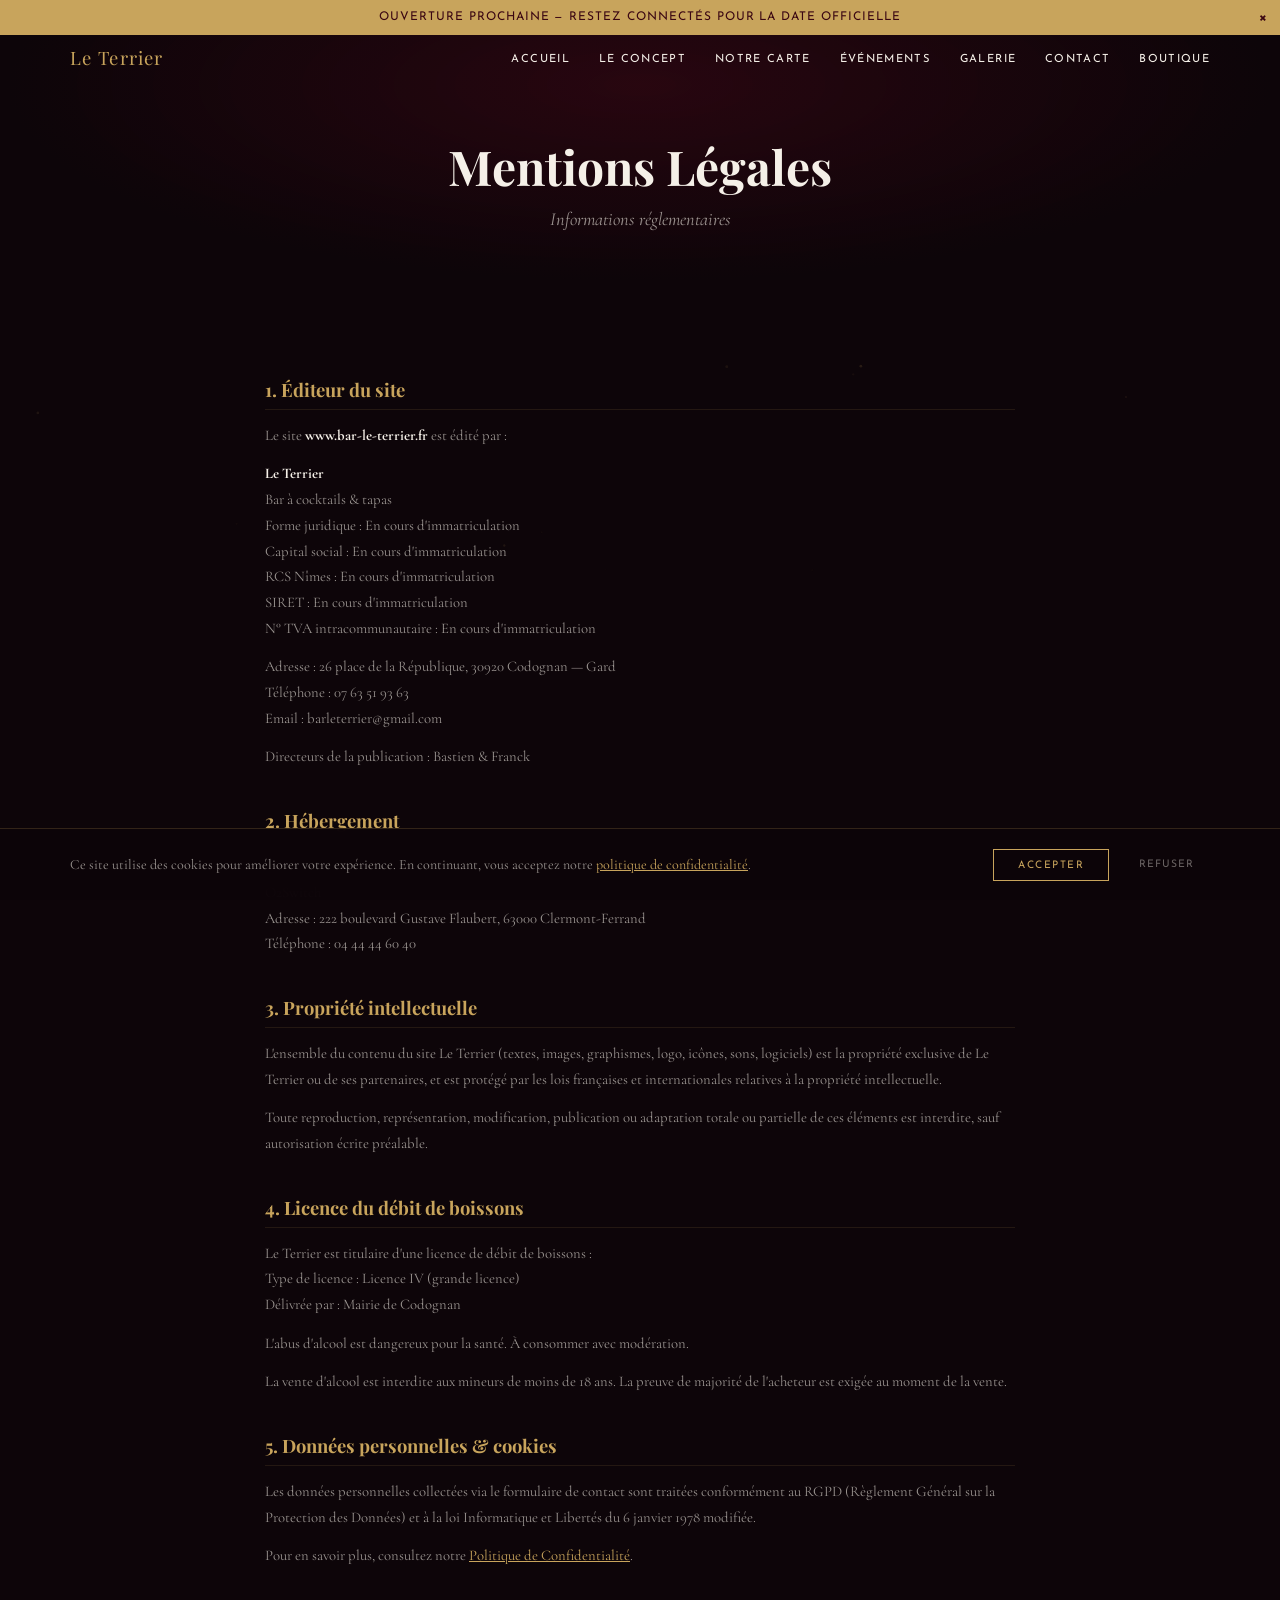
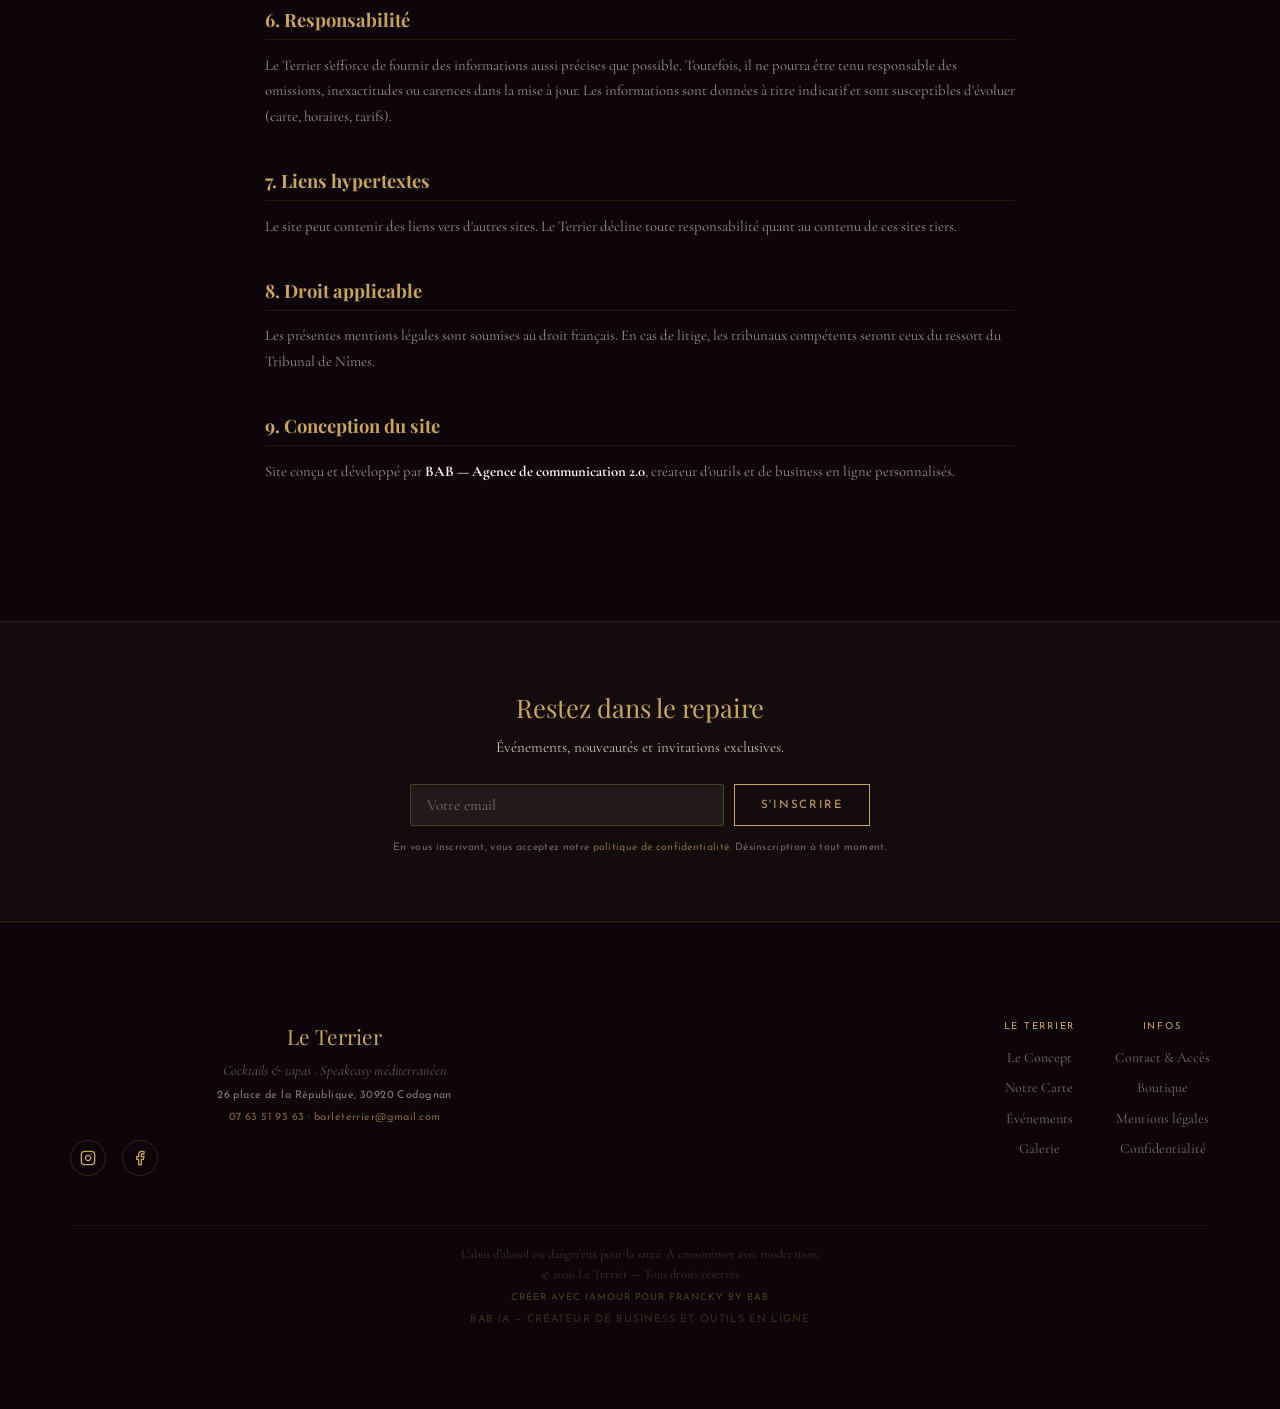
<file: mentions-legales.html>
<!DOCTYPE html>
<html lang="fr">
<head>
  <meta charset="UTF-8">
  <meta http-equiv="X-Content-Type-Options" content="nosniff">
  <meta http-equiv="X-Frame-Options" content="SAMEORIGIN">
  <meta http-equiv="Permissions-Policy" content="camera=(), microphone=(), geolocation=()">
  <meta name="referrer" content="strict-origin-when-cross-origin">
  <meta name="robots" content="index, nofollow">
  <meta name="theme-color" content="#5C0A1E">
  <meta name="viewport" content="width=device-width, initial-scale=1.0">
  <title>Mentions Légales — Le Terrier</title>
  <meta name="description" content="Mentions légales du site Le Terrier, bar à cocktails et tapas près de Nîmes.">
  <meta property="og:title" content="Mentions Légales — Le Terrier">
  <meta property="og:type" content="website">
  <meta property="og:locale" content="fr_FR">
  <link rel="preconnect" href="https://fonts.googleapis.com">
  <link rel="preconnect" href="https://fonts.gstatic.com" crossorigin>
  <link href="https://fonts.googleapis.com/css2?family=Playfair+Display:wght@400;700&family=Cormorant+Garamond:ital,wght@0,400;0,600;1,400&family=Josefin+Sans:wght@300;400&display=swap" rel="stylesheet">
  <link rel="canonical" href="https://www.bar-le-terrier.fr/mentions-legales">
  <link rel="stylesheet" href="styles.css?v=3">

  <script type="application/ld+json">
  {
    "@context": "https://schema.org",
    "@type": "BreadcrumbList",
    "itemListElement": [
      {
        "@type": "ListItem",
        "position": 1,
        "name": "Accueil",
        "item": "https://www.bar-le-terrier.fr/"
      },
      {
        "@type": "ListItem",
        "position": 2,
        "name": "Mentions Légales",
        "item": "https://www.bar-le-terrier.fr/mentions-legales"
      }
    ]
  }
  </script>
  <link rel="icon" type="image/svg+xml" href="favicon.svg">
  <link rel="icon" type="image/x-icon" href="favicon.ico">
</head>
<body>
  <a href="#main-content" class="skip-to-content">Aller au contenu principal</a>
  <!-- Premium Layer -->
  <div class="preloader" aria-hidden="true">
    <div style="text-align:center">
      <p class="preloader__brand">Le Terrier</p>
      <div class="preloader__line"></div>
    </div>
  </div>


  <div class="announce" role="banner">
    Ouverture prochaine — Restez connectés pour la date officielle
    <button class="announce__close" aria-label="Fermer">&times;</button>
  </div>


  <header class="header">
    <div class="header__inner">
      <a href="/" class="header__logo">Le Terrier</a>
      <button class="burger" aria-label="Menu" aria-expanded="false"><span></span><span></span><span></span></button>
      <nav class="nav">
        <ul class="nav__list">
          <li><a href="/" class="nav__link">Accueil</a></li>
          <li><a href="/concept" class="nav__link">Le Concept</a></li>
          <li><a href="/carte" class="nav__link">Notre Carte</a></li>
          <li><a href="/evenements" class="nav__link">Événements</a></li>
          <li><a href="/galerie" class="nav__link">Galerie</a></li>
          <li><a href="/contact" class="nav__link">Contact</a></li>
          <li><a href="/boutique" class="nav__link">Boutique</a></li>
        </ul>
      </nav>
    </div>
  </header>

  <canvas id="atmosphere" class="canvas-atmo" aria-hidden="true" aria-label="Animation décorative"></canvas>

  <main id="main-content">
  <section class="page-hero">
    <div class="container">
      <h1 class="page-hero__title">Mentions Légales</h1>
      <p class="page-hero__sub">Informations réglementaires</p>
    </div>
  </section>

  <section class="section-pad">
    <div class="container">
      <div class="legal-content">

        <div class="legal-section reveal">
          <h2>1. Éditeur du site</h2>
          <p>Le site <strong>www.bar-le-terrier.fr</strong> est édité par :</p>
          <p>
            <strong>Le Terrier</strong><br>
            Bar à cocktails & tapas<br>
            Forme juridique : En cours d'immatriculation<br>
            Capital social : En cours d'immatriculation<br>
            RCS Nîmes : En cours d'immatriculation<br>
            SIRET : En cours d'immatriculation<br>
            N° TVA intracommunautaire : En cours d'immatriculation
          </p>
          <p>
            Adresse : 26 place de la République, 30920 Codognan — Gard<br>
            Téléphone : 07 63 51 93 63<br>
            Email : barleterrier@gmail.com
          </p>
          <p>Directeurs de la publication : Bastien & Franck</p>
        </div>

        <div class="legal-section reveal">
          <h2>2. Hébergement</h2>
          <p>
            Ce site est hébergé par :<br>
            O2Switch<br>
            Adresse : 222 boulevard Gustave Flaubert, 63000 Clermont-Ferrand<br>
            Téléphone : 04 44 44 60 40
          </p>
        </div>

        <div class="legal-section reveal">
          <h2>3. Propriété intellectuelle</h2>
          <p>L'ensemble du contenu du site Le Terrier (textes, images, graphismes, logo, icônes, sons, logiciels) est la propriété exclusive de Le Terrier ou de ses partenaires, et est protégé par les lois françaises et internationales relatives à la propriété intellectuelle.</p>
          <p>Toute reproduction, représentation, modification, publication ou adaptation totale ou partielle de ces éléments est interdite, sauf autorisation écrite préalable.</p>
        </div>

        <div class="legal-section reveal">
          <h2>4. Licence du débit de boissons</h2>
          <p>
            Le Terrier est titulaire d'une licence de débit de boissons :<br>
            Type de licence : Licence IV (grande licence)<br>
            Délivrée par : Mairie de Codognan
          </p>
          <p>L'abus d'alcool est dangereux pour la santé. À consommer avec modération.</p>
          <p>La vente d'alcool est interdite aux mineurs de moins de 18 ans. La preuve de majorité de l'acheteur est exigée au moment de la vente.</p>
        </div>

        <div class="legal-section reveal">
          <h2>5. Données personnelles & cookies</h2>
          <p>Les données personnelles collectées via le formulaire de contact sont traitées conformément au RGPD (Règlement Général sur la Protection des Données) et à la loi Informatique et Libertés du 6 janvier 1978 modifiée.</p>
          <p>Pour en savoir plus, consultez notre <a href="/politique-confidentialite">Politique de Confidentialité</a>.</p>
        </div>

        <div class="legal-section reveal">
          <h2>6. Responsabilité</h2>
          <p>Le Terrier s'efforce de fournir des informations aussi précises que possible. Toutefois, il ne pourra être tenu responsable des omissions, inexactitudes ou carences dans la mise à jour. Les informations sont données à titre indicatif et sont susceptibles d'évoluer (carte, horaires, tarifs).</p>
        </div>

        <div class="legal-section reveal">
          <h2>7. Liens hypertextes</h2>
          <p>Le site peut contenir des liens vers d'autres sites. Le Terrier décline toute responsabilité quant au contenu de ces sites tiers.</p>
        </div>

        <div class="legal-section reveal">
          <h2>8. Droit applicable</h2>
          <p>Les présentes mentions légales sont soumises au droit français. En cas de litige, les tribunaux compétents seront ceux du ressort du Tribunal de Nîmes.</p>
        </div>

        <div class="legal-section reveal">
          <h2>9. Conception du site</h2>
          <p>Site conçu et développé par <strong>BAB — Agence de communication 2.0</strong>, créateur d'outils et de business en ligne personnalisés.</p>
        </div>

      </div>
    </div>
  </section>


  <!-- NEWSLETTER -->
  </main>

  <section class="newsletter" id="newsletter">
    <div class="container">
      <div class="newsletter__inner">
        <p class="newsletter__title">Restez dans le repaire</p>
        <p class="newsletter__text">Événements, nouveautés et invitations exclusives.</p>
        <form class="newsletter__form" action="/api.php?action=subscribe-newsletter" method="POST">
          <div class="newsletter__field">
            <input type="email" name="EMAIL" class="newsletter__input" placeholder="Votre email" required aria-label="Adresse email pour la newsletter">
            <button type="submit" class="btn newsletter__btn">S'inscrire</button>
          </div>
          <div style="position:absolute;left:-5000px" aria-hidden="true"><input type="text" name="b_honey" tabindex="-1" autocomplete="off"></div>
        </form>
        <p class="newsletter__legal">En vous inscrivant, vous acceptez notre <a href="/politique-confidentialite">politique de confidentialité</a>. Désinscription à tout moment.</p>
      </div>
    </div>
  </section>

  <!-- Scroll to top -->
  <button class="scroll-top" aria-label="Retour en haut">&#8593;</button>

  <footer class="footer">
    <div class="container footer__inner">
      <div class="footer__brand">
        <p class="footer__logo">Le Terrier</p>
        <p class="footer__tagline">Cocktails & tapas · Speakeasy méditerranéen</p>
        <p class="footer__contact">26 place de la République, 30920 Codognan</p>
        <p class="footer__contact"><a href="tel:+33763519363">07 63 51 93 63</a> · <a href="mailto:barleterrier@gmail.com">barleterrier@gmail.com</a></p>
        <div class="footer__social">
          <a href="https://www.instagram.com/www.bar-le-terrier.fr/" target="_blank" rel="noopener" aria-label="Instagram" title="Instagram">
            <svg width="16" height="16" viewBox="0 0 24 24" fill="none" stroke="currentColor" stroke-width="2" stroke-linecap="round" stroke-linejoin="round"><rect x="2" y="2" width="20" height="20" rx="5"/><path d="M16 11.37A4 4 0 1 1 12.63 8 4 4 0 0 1 16 11.37z"/><line x1="17.5" y1="6.5" x2="17.51" y2="6.5"/></svg>
          </a>
          <a href="https://www.facebook.com/people/Le-Terrier/" target="_blank" rel="noopener" aria-label="Facebook" title="Facebook">
            <svg width="16" height="16" viewBox="0 0 24 24" fill="none" stroke="currentColor" stroke-width="2" stroke-linecap="round" stroke-linejoin="round"><path d="M18 2h-3a5 5 0 0 0-5 5v3H7v4h3v8h4v-8h3l1-4h-4V7a1 1 0 0 1 1-1h3z"/></svg>
          </a>
        </div>
      </div>
      <div class="footer__links footer__links--cols">
        <div class="footer__col">
          <p class="footer__col-title">Le Terrier</p>
          <a href="/concept">Le Concept</a>
          <a href="/carte">Notre Carte</a>
          <a href="/evenements">Événements</a>
          <a href="/galerie">Galerie</a>
        </div>
        <div class="footer__col">
          <p class="footer__col-title">Infos</p>
          <a href="/contact">Contact & Accès</a>
          <a href="/boutique">Boutique</a>
          <a href="/mentions-legales">Mentions légales</a>
          <a href="/politique-confidentialite">Confidentialité</a>
        </div>
      </div>
      <div class="footer__bottom">
        L’abus d’alcool est dangereux pour la santé. À consommer avec modération.<br>
        © 2026 Le Terrier — Tous droits réservés<br>
        <span class="footer__credit">Créer avec IAmour pour Francky By BAB</span><br>
        <a href="#" class="footer__credit" style="opacity:.7;font-size:.85em;">BAB IA — Créateur de business et outils en ligne</a>
      </div>
    </div>
  </footer>

  <!-- COOKIE CONSENT -->
  <div id="cookie-banner" class="cookie-banner" role="dialog" aria-label="Consentement cookies">
    <div class="cookie-banner__inner">
      <p class="cookie-banner__text">Ce site utilise des cookies pour améliorer votre expérience. En continuant, vous acceptez notre <a href="/politique-confidentialite">politique de confidentialité</a>.</p>
      <div class="cookie-banner__actions">
        <button class="btn cookie-banner__accept" id="cookie-accept">Accepter</button>
        <button class="cookie-banner__refuse" id="cookie-refuse">Refuser</button>
      </div>
    </div>
  </div>

  <script src="shared.js?v=5" defer></script>
</body>
</html>
</file>
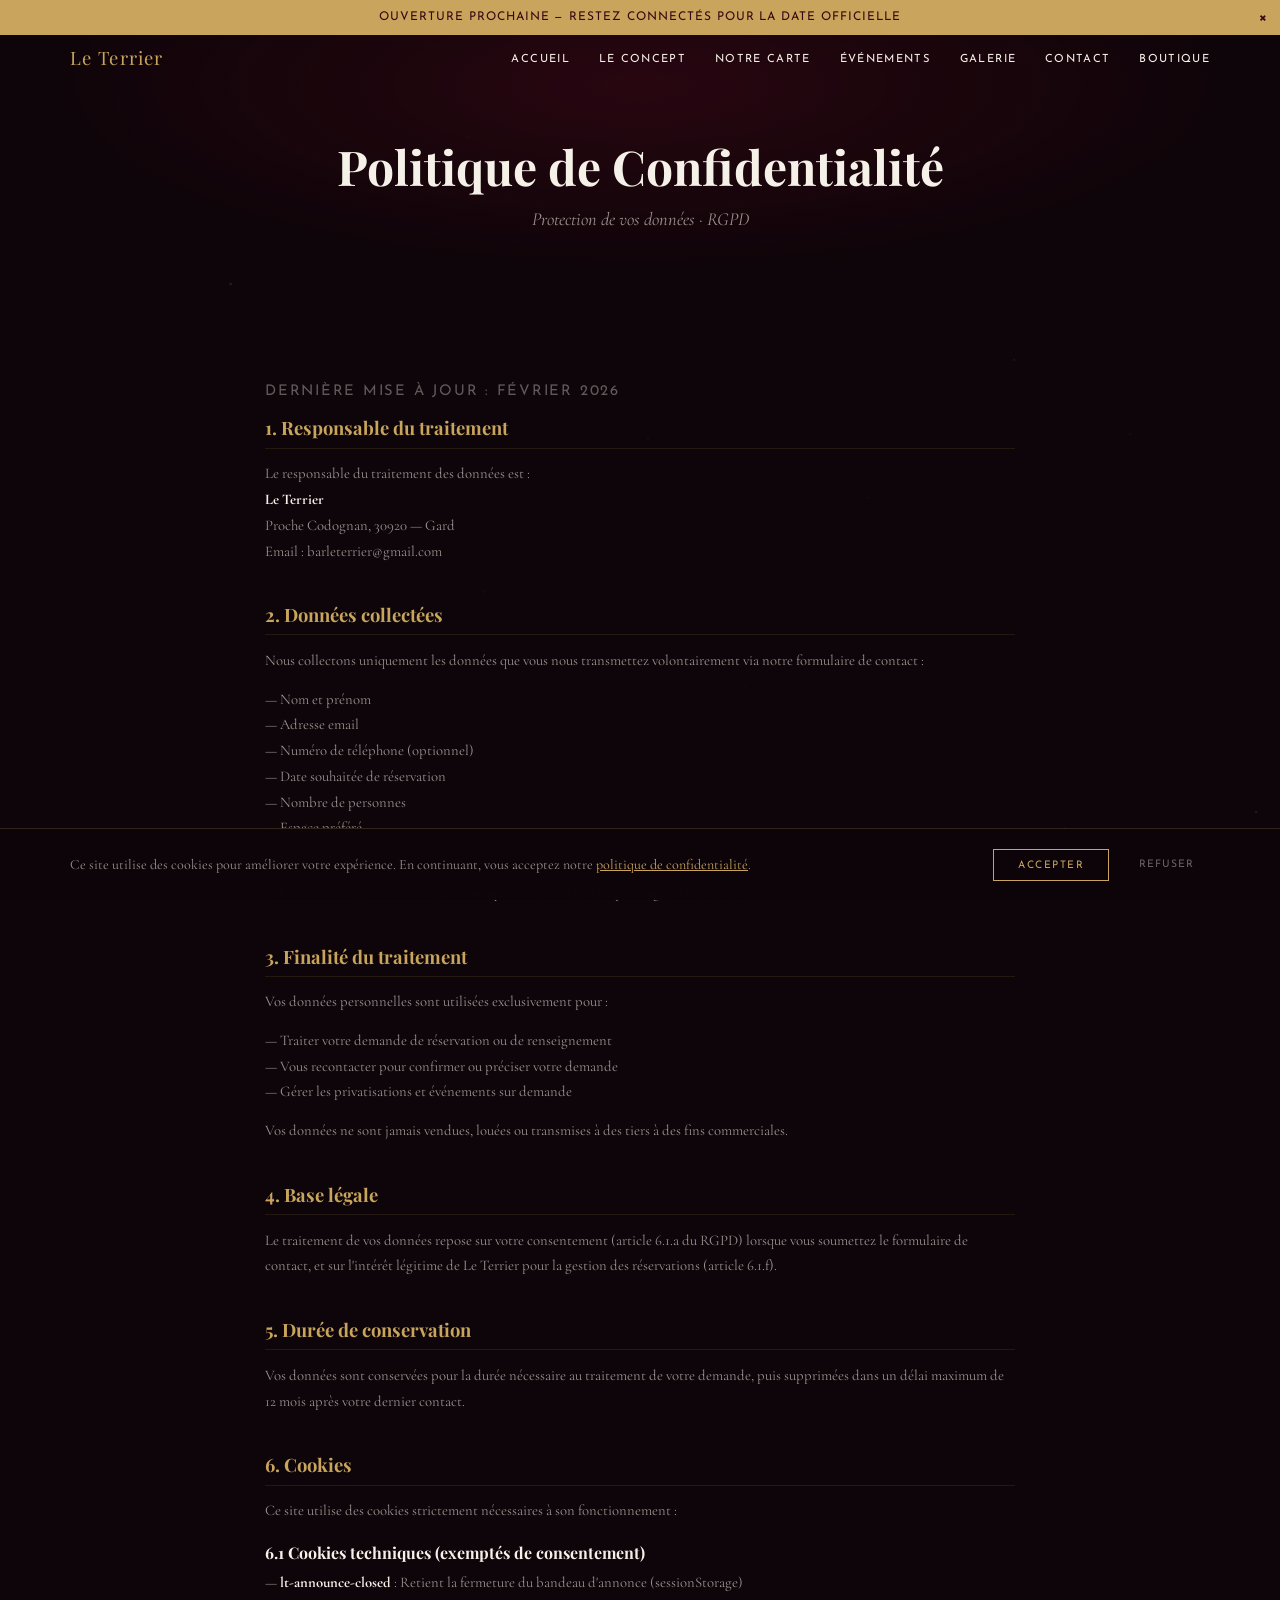
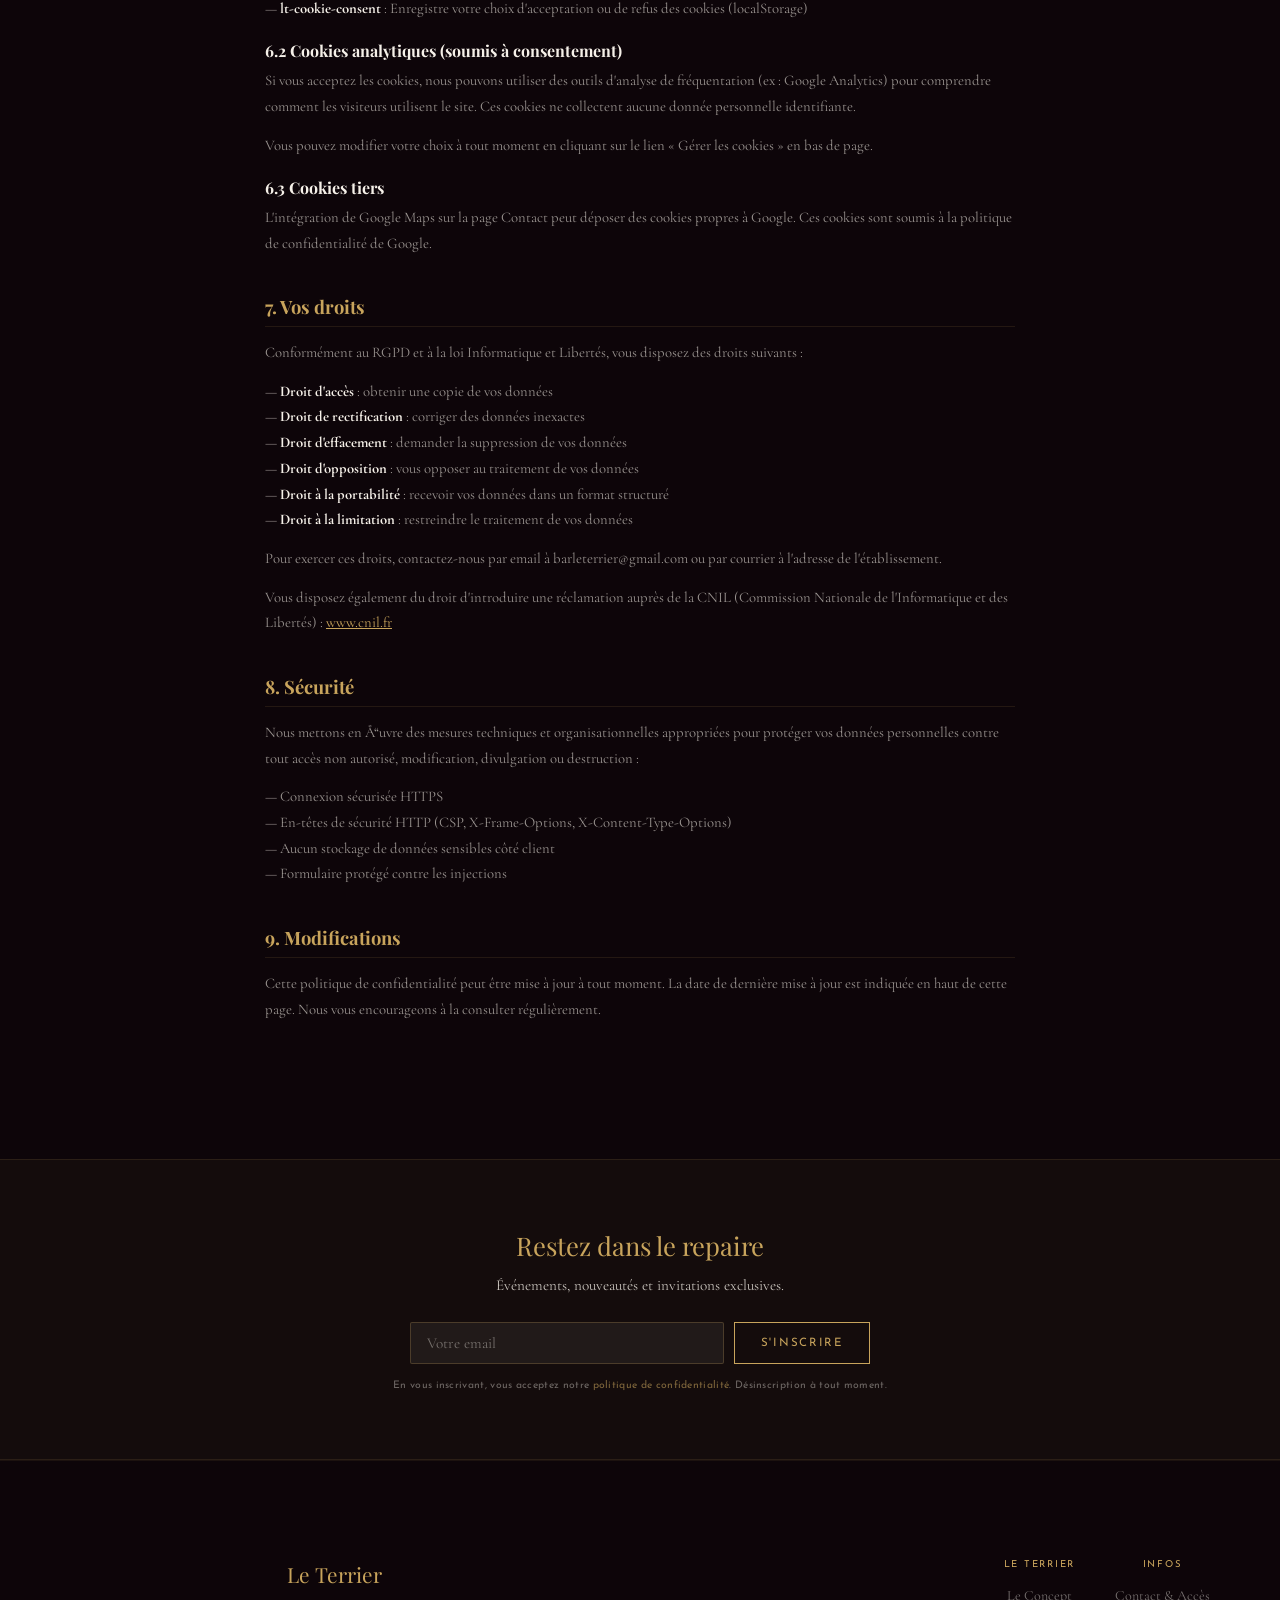
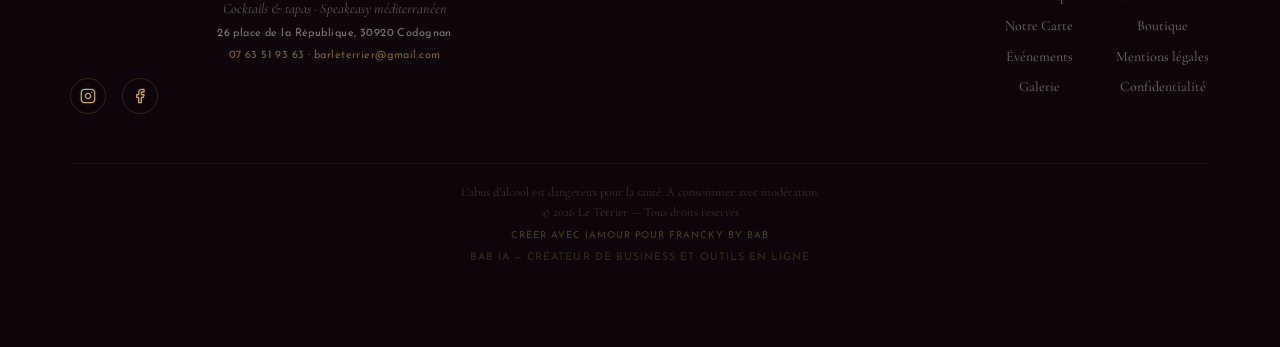
<file: politique-confidentialite.html>
<!DOCTYPE html>
<html lang="fr">
<head>
  <meta charset="UTF-8">
  <meta http-equiv="X-Content-Type-Options" content="nosniff">
  <meta http-equiv="X-Frame-Options" content="SAMEORIGIN">
  <meta http-equiv="Permissions-Policy" content="camera=(), microphone=(), geolocation=()">
  <meta name="referrer" content="strict-origin-when-cross-origin">
  <meta name="robots" content="index, nofollow">
  <meta name="theme-color" content="#5C0A1E">
  <meta name="viewport" content="width=device-width, initial-scale=1.0">
  <title>Politique de Confidentialité — Le Terrier</title>
  <meta name="description" content="Politique de confidentialité et gestion des cookies du site Le Terrier. Conformité RGPD.">
  <meta property="og:title" content="Politique de Confidentialité — Le Terrier">
  <meta property="og:type" content="website">
  <meta property="og:locale" content="fr_FR">
  <link rel="preconnect" href="https://fonts.googleapis.com">
  <link rel="preconnect" href="https://fonts.gstatic.com" crossorigin>
  <link href="https://fonts.googleapis.com/css2?family=Playfair+Display:wght@400;700&family=Cormorant+Garamond:ital,wght@0,400;0,600;1,400&family=Josefin+Sans:wght@300;400&display=swap" rel="stylesheet">
  <link rel="canonical" href="https://www.bar-le-terrier.fr/politique-confidentialite">
  <link rel="stylesheet" href="styles.css?v=3">

  <script type="application/ld+json">
  {
    "@context": "https://schema.org",
    "@type": "BreadcrumbList",
    "itemListElement": [
      {
        "@type": "ListItem",
        "position": 1,
        "name": "Accueil",
        "item": "https://www.bar-le-terrier.fr/"
      },
      {
        "@type": "ListItem",
        "position": 2,
        "name": "Politique de Confidentialité",
        "item": "https://www.bar-le-terrier.fr/politique-confidentialite"
      }
    ]
  }
  </script>
  <link rel="icon" type="image/svg+xml" href="favicon.svg">
  <link rel="icon" type="image/x-icon" href="favicon.ico">
</head>
<body>
  <a href="#main-content" class="skip-to-content">Aller au contenu principal</a>
  <!-- Premium Layer -->
  <div class="preloader" aria-hidden="true">
    <div style="text-align:center">
      <p class="preloader__brand">Le Terrier</p>
      <div class="preloader__line"></div>
    </div>
  </div>



  <div class="announce" role="banner">
    Ouverture prochaine — Restez connectés pour la date officielle
    <button class="announce__close" aria-label="Fermer">&times;</button>
  </div>


  <header class="header">
    <div class="header__inner">
      <a href="/" class="header__logo">Le Terrier</a>
      <button class="burger" aria-label="Menu" aria-expanded="false"><span></span><span></span><span></span></button>
      <nav class="nav">
        <ul class="nav__list">
          <li><a href="/" class="nav__link">Accueil</a></li>
          <li><a href="/concept" class="nav__link">Le Concept</a></li>
          <li><a href="/carte" class="nav__link">Notre Carte</a></li>
          <li><a href="/evenements" class="nav__link">Événements</a></li>
          <li><a href="/galerie" class="nav__link">Galerie</a></li>
          <li><a href="/contact" class="nav__link">Contact</a></li>
          <li><a href="/boutique" class="nav__link">Boutique</a></li>
        </ul>
      </nav>
    </div>
  </header>

  <canvas id="atmosphere" class="canvas-atmo" aria-hidden="true" aria-label="Animation décorative"></canvas>

  <main id="main-content">
  <section class="page-hero">
    <div class="container">
      <h1 class="page-hero__title">Politique de Confidentialité</h1>
      <p class="page-hero__sub">Protection de vos données · RGPD</p>
    </div>
  </section>

  <section class="section-pad">
    <div class="container">
      <div class="legal-content">

        <div class="legal-section reveal">
          <p class="legal-updated">Dernière mise à jour : février 2026</p>
          <h2>1. Responsable du traitement</h2>
          <p>
            Le responsable du traitement des données est :<br>
            <strong>Le Terrier</strong><br>
            Proche Codognan, 30920 — Gard<br>
            Email : barleterrier@gmail.com
          </p>
        </div>

        <div class="legal-section reveal">
          <h2>2. Données collectées</h2>
          <p>Nous collectons uniquement les données que vous nous transmettez volontairement via notre formulaire de contact :</p>
          <p>
            — Nom et prénom<br>
            — Adresse email<br>
            — Numéro de téléphone (optionnel)<br>
            — Date souhaitée de réservation<br>
            — Nombre de personnes<br>
            — Espace préféré<br>
            — Message libre (optionnel)
          </p>
          <p>Aucune donnée n'est collectée automatiquement à des fins de profilage ou de revente.</p>
        </div>

        <div class="legal-section reveal">
          <h2>3. Finalité du traitement</h2>
          <p>Vos données personnelles sont utilisées exclusivement pour :</p>
          <p>
            — Traiter votre demande de réservation ou de renseignement<br>
            — Vous recontacter pour confirmer ou préciser votre demande<br>
            — Gérer les privatisations et événements sur demande
          </p>
          <p>Vos données ne sont jamais vendues, louées ou transmises à des tiers à des fins commerciales.</p>
        </div>

        <div class="legal-section reveal">
          <h2>4. Base légale</h2>
          <p>Le traitement de vos données repose sur votre consentement (article 6.1.a du RGPD) lorsque vous soumettez le formulaire de contact, et sur l'intérêt légitime de Le Terrier pour la gestion des réservations (article 6.1.f).</p>
        </div>

        <div class="legal-section reveal">
          <h2>5. Durée de conservation</h2>
          <p>Vos données sont conservées pour la durée nécessaire au traitement de votre demande, puis supprimées dans un délai maximum de 12 mois après votre dernier contact.</p>
        </div>

        <div class="legal-section reveal">
          <h2>6. Cookies</h2>
          <p>Ce site utilise des cookies strictement nécessaires à son fonctionnement :</p>

          <h3>6.1 Cookies techniques (exemptés de consentement)</h3>
          <p>
            — <strong>lt-announce-closed</strong> : Retient la fermeture du bandeau d'annonce (sessionStorage)<br>
            — <strong>lt-cookie-consent</strong> : Enregistre votre choix d'acceptation ou de refus des cookies (localStorage)
          </p>

          <h3>6.2 Cookies analytiques (soumis à consentement)</h3>
          <p>Si vous acceptez les cookies, nous pouvons utiliser des outils d'analyse de fréquentation (ex : Google Analytics) pour comprendre comment les visiteurs utilisent le site. Ces cookies ne collectent aucune donnée personnelle identifiante.</p>
          <p>Vous pouvez modifier votre choix à tout moment en cliquant sur le lien « Gérer les cookies » en bas de page.</p>

          <h3>6.3 Cookies tiers</h3>
          <p>L'intégration de Google Maps sur la page Contact peut déposer des cookies propres à Google. Ces cookies sont soumis à la politique de confidentialité de Google.</p>
        </div>

        <div class="legal-section reveal">
          <h2>7. Vos droits</h2>
          <p>Conformément au RGPD et à la loi Informatique et Libertés, vous disposez des droits suivants :</p>
          <p>
            — <strong>Droit d'accès</strong> : obtenir une copie de vos données<br>
            — <strong>Droit de rectification</strong> : corriger des données inexactes<br>
            — <strong>Droit d'effacement</strong> : demander la suppression de vos données<br>
            — <strong>Droit d'opposition</strong> : vous opposer au traitement de vos données<br>
            — <strong>Droit à la portabilité</strong> : recevoir vos données dans un format structuré<br>
            — <strong>Droit à la limitation</strong> : restreindre le traitement de vos données
          </p>
          <p>Pour exercer ces droits, contactez-nous par email à barleterrier@gmail.com ou par courrier à l'adresse de l'établissement.</p>
          <p>Vous disposez également du droit d'introduire une réclamation auprès de la CNIL (Commission Nationale de l'Informatique et des Libertés) : <a href="https://www.cnil.fr" target="_blank" rel="noopener">www.cnil.fr</a></p>
        </div>

        <div class="legal-section reveal">
          <h2>8. Sécurité</h2>
          <p>Nous mettons en Å“uvre des mesures techniques et organisationnelles appropriées pour protéger vos données personnelles contre tout accès non autorisé, modification, divulgation ou destruction :</p>
          <p>
            — Connexion sécurisée HTTPS<br>
            — En-têtes de sécurité HTTP (CSP, X-Frame-Options, X-Content-Type-Options)<br>
            — Aucun stockage de données sensibles côté client<br>
            — Formulaire protégé contre les injections
          </p>
        </div>

        <div class="legal-section reveal">
          <h2>9. Modifications</h2>
          <p>Cette politique de confidentialité peut être mise à jour à tout moment. La date de dernière mise à jour est indiquée en haut de cette page. Nous vous encourageons à la consulter régulièrement.</p>
        </div>

      </div>
    </div>
  </section>


  <!-- NEWSLETTER -->
  </main>

  <section class="newsletter" id="newsletter">
    <div class="container">
      <div class="newsletter__inner">
        <p class="newsletter__title">Restez dans le repaire</p>
        <p class="newsletter__text">Événements, nouveautés et invitations exclusives.</p>
        <form class="newsletter__form" action="/api.php?action=subscribe-newsletter" method="POST">
          <div class="newsletter__field">
            <input type="email" name="EMAIL" class="newsletter__input" placeholder="Votre email" required aria-label="Adresse email pour la newsletter">
            <button type="submit" class="btn newsletter__btn">S'inscrire</button>
          </div>
          <div style="position:absolute;left:-5000px" aria-hidden="true"><input type="text" name="b_honey" tabindex="-1" autocomplete="off"></div>
        </form>
        <p class="newsletter__legal">En vous inscrivant, vous acceptez notre <a href="/politique-confidentialite">politique de confidentialité</a>. Désinscription à tout moment.</p>
      </div>
    </div>
  </section>

  <!-- Scroll to top -->
  <button class="scroll-top" aria-label="Retour en haut">&#8593;</button>

  <footer class="footer">
    <div class="container footer__inner">
      <div class="footer__brand">
        <p class="footer__logo">Le Terrier</p>
        <p class="footer__tagline">Cocktails & tapas · Speakeasy méditerranéen</p>
        <p class="footer__contact">26 place de la République, 30920 Codognan</p>
        <p class="footer__contact"><a href="tel:+33763519363">07 63 51 93 63</a> · <a href="mailto:barleterrier@gmail.com">barleterrier@gmail.com</a></p>
        <div class="footer__social">
          <a href="https://www.instagram.com/www.bar-le-terrier.fr/" target="_blank" rel="noopener" aria-label="Instagram" title="Instagram">
            <svg width="16" height="16" viewBox="0 0 24 24" fill="none" stroke="currentColor" stroke-width="2" stroke-linecap="round" stroke-linejoin="round"><rect x="2" y="2" width="20" height="20" rx="5"/><path d="M16 11.37A4 4 0 1 1 12.63 8 4 4 0 0 1 16 11.37z"/><line x1="17.5" y1="6.5" x2="17.51" y2="6.5"/></svg>
          </a>
          <a href="https://www.facebook.com/people/Le-Terrier/" target="_blank" rel="noopener" aria-label="Facebook" title="Facebook">
            <svg width="16" height="16" viewBox="0 0 24 24" fill="none" stroke="currentColor" stroke-width="2" stroke-linecap="round" stroke-linejoin="round"><path d="M18 2h-3a5 5 0 0 0-5 5v3H7v4h3v8h4v-8h3l1-4h-4V7a1 1 0 0 1 1-1h3z"/></svg>
          </a>
        </div>
      </div>
      <div class="footer__links footer__links--cols">
        <div class="footer__col">
          <p class="footer__col-title">Le Terrier</p>
          <a href="/concept">Le Concept</a>
          <a href="/carte">Notre Carte</a>
          <a href="/evenements">Événements</a>
          <a href="/galerie">Galerie</a>
        </div>
        <div class="footer__col">
          <p class="footer__col-title">Infos</p>
          <a href="/contact">Contact & Accès</a>
          <a href="/boutique">Boutique</a>
          <a href="/mentions-legales">Mentions légales</a>
          <a href="/politique-confidentialite">Confidentialité</a>
        </div>
      </div>
      <div class="footer__bottom">
        L’abus d’alcool est dangereux pour la santé. À consommer avec modération.<br>
        © 2026 Le Terrier — Tous droits réservés<br>
        <span class="footer__credit">Créer avec IAmour pour Francky By BAB</span><br>
        <a href="#" class="footer__credit" style="opacity:.7;font-size:.85em;">BAB IA — Créateur de business et outils en ligne</a>
      </div>
    </div>
  </footer>

  <!-- COOKIE CONSENT -->
  <div id="cookie-banner" class="cookie-banner" role="dialog" aria-label="Consentement cookies">
    <div class="cookie-banner__inner">
      <p class="cookie-banner__text">Ce site utilise des cookies pour améliorer votre expérience. En continuant, vous acceptez notre <a href="/politique-confidentialite">politique de confidentialité</a>.</p>
      <div class="cookie-banner__actions">
        <button class="btn cookie-banner__accept" id="cookie-accept">Accepter</button>
        <button class="cookie-banner__refuse" id="cookie-refuse">Refuser</button>
      </div>
    </div>
  </div>

  <script src="shared.js?v=5" defer></script>
</body>
</html>
</file>
<file: styles.css>
/* ============================================================
   LE TERRIER — Design System
   Bar à cocktails & tapas · Speakeasy méditerranéen
   v2.0 — Audit perf/a11y/UX (fév. 2026)
   ============================================================ */

/* --- TOKENS --- */
:root {
  --bordeaux: #5C0A1E;
  --bordeaux-deep: #3A0612;
  --or: #C8A45C;
  --or-light: #d4b876;
  --creme: #F5F0E8;
  --void: #0D0509;
  --font-display: 'Playfair Display', serif;
  --font-body: 'Cormorant Garamond', serif;
  --font-ui: 'Josefin Sans', sans-serif;
  --max-w: 1140px;
  --gap: clamp(1rem, 3vw, 2rem);
  --transition: .3s ease;
  --header-h: 60px;
}

/* --- RESET --- */
*, *::before, *::after { box-sizing: border-box; margin: 0; padding: 0; }
html { scroll-behavior: smooth; -webkit-text-size-adjust: 100%; }
body {
  font-family: var(--font-body);
  font-size: clamp(16px, 1.1vw, 19px);
  line-height: 1.7;
  color: var(--creme);
  background: var(--void);
  overflow-x: hidden;
  -webkit-font-smoothing: antialiased;
}
img { max-width: 100%; height: auto; display: block; }
a { color: var(--or); text-decoration: none; transition: color var(--transition); }
a:hover { color: var(--or-light); }
ul, ol { list-style: none; }
button { font-family: inherit; cursor: pointer; border: none; background: none; }
h1, h2, h3, h4 { font-family: var(--font-display); font-weight: 700; line-height: 1.2; }

/* --- FOCUS VISIBLE (a11y) --- */
:focus-visible {
  outline: 2px solid var(--or);
  outline-offset: 2px;
}
.burger:focus-visible { outline: 2px solid var(--or); outline-offset: 4px; }
.form__input:focus-visible,
.form__select:focus-visible,
.form__textarea:focus-visible {
  outline: none;
  border-color: var(--or);
  box-shadow: 0 0 0 1px var(--or);
}

/* --- REDUCED MOTION (a11y + perf) --- */
@media (prefers-reduced-motion: reduce) {
  *, *::before, *::after {
    animation-duration: 0.01ms !important;
    animation-iteration-count: 1 !important;
    transition-duration: 0.01ms !important;
  }
  html { scroll-behavior: auto; }
  .reveal { opacity: 1; transform: none; }
  .hero__scroll { animation: none; opacity: .6; }
  .canvas-atmo { display: none; }
}

/* --- UTILITIES --- */
.container { width: 90%; max-width: var(--max-w); margin: 0 auto; }
.sr-only { position: absolute; width: 1px; height: 1px; overflow: hidden; clip: rect(0,0,0,0); }
.text-or { color: var(--or); }
.section-pad { padding: clamp(3rem, 8vw, 6rem) 0; }
.gold-sep { display: block; width: 60px; height: 1px; background: var(--or); margin: 1.2rem auto; }
.gold-sep--left { margin-left: 0; }
.bg-accent { background: rgba(92,10,30,.06); }
.text-center { text-align: center; }

/* --- CANVAS ATMOSPHERE --- */
.canvas-atmo {
  position: fixed; inset: 0;
  z-index: 0; pointer-events: none; opacity: .6;
}

/* --- ANNOUNCEMENT BANNER --- */
.announce {
  position: fixed; top: 0; left: 0; right: 0; z-index: 1100;
  background: var(--or); color: var(--bordeaux-deep);
  font-family: var(--font-ui); font-size: .75rem;
  letter-spacing: .08em; text-transform: uppercase;
  text-align: center; padding: .45rem 2.5rem;
}
.announce.hidden { display: none; }
.announce__close {
  position: absolute; right: .8rem; top: 50%; transform: translateY(-50%);
  color: var(--bordeaux-deep); font-size: 1.1rem; line-height: 1;
}
body.has-announce { --header-h: 90px; }
body.has-announce .header { top: 28px; }

/* --- HEADER / NAV --- */
.header {
  position: fixed; top: 0; left: 0; right: 0; z-index: 1000;
  height: 60px;
  display: flex; align-items: center; justify-content: center;
  transition: background var(--transition), box-shadow var(--transition);
}
.header.scrolled {
  background: rgba(13,5,9,.92);
  backdrop-filter: blur(10px);
  -webkit-backdrop-filter: blur(10px);
  box-shadow: 0 1px 0 rgba(200,164,92,.15);
}
.header__inner {
  width: 90%; max-width: var(--max-w);
  display: flex; align-items: center; justify-content: space-between;
}
.header__logo {
  font-family: var(--font-display); font-size: 1.15rem;
  color: var(--or); letter-spacing: .06em; white-space: nowrap;
}
.nav__list { display: flex; gap: 1.8rem; }
.nav__link {
  font-family: var(--font-ui); font-size: .7rem;
  letter-spacing: .12em; text-transform: uppercase;
  color: var(--creme); position: relative;
  padding: .2rem 0; transition: color var(--transition);
}
.nav__link::after {
  content: ''; position: absolute; bottom: -2px; left: 0;
  width: 0; height: 1px; background: var(--or);
  transition: width var(--transition);
}
.nav__link:hover, .nav__link.active { color: var(--or); }
.nav__link:hover::after, .nav__link.active::after { width: 100%; }

/* Burger */
.burger { display: none; flex-direction: column; gap: 5px; width: 24px; padding: 4px 0; z-index: 1010; }
.burger span { display: block; height: 1.5px; background: var(--or); transition: var(--transition); border-radius: 1px; }
.burger.open span:nth-child(1) { transform: rotate(45deg) translate(4px, 5px); }
.burger.open span:nth-child(2) { opacity: 0; }
.burger.open span:nth-child(3) { transform: rotate(-45deg) translate(4px, -5px); }

@media (max-width: 900px) {
  .burger { display: flex; }
  .nav {
    position: fixed; inset: 0; background: rgba(13,5,9,.97);
    display: flex; align-items: center; justify-content: center;
    opacity: 0; pointer-events: none; transition: opacity var(--transition);
  }
  .nav.open { opacity: 1; pointer-events: auto; }
  .nav__list { flex-direction: column; align-items: center; gap: 2rem; }
  .nav__link { font-size: .85rem; }
}

/* --- HERO (home) --- */
.hero {
  position: relative;
  min-height: 100vh; min-height: 100dvh;
  display: flex; align-items: center; justify-content: center;
  text-align: center; background: var(--void); overflow: hidden;
}
.hero__bg {
  position: absolute; inset: 0;
  background: radial-gradient(ellipse at 50% 40%, rgba(92,10,30,.5) 0%, var(--void) 70%);
}
.hero__content { position: relative; z-index: 2; padding: 0 1rem; }
.hero__sur {
  font-family: var(--font-ui); font-size: .68rem;
  letter-spacing: .25em; text-transform: uppercase; color: var(--or);
  margin-bottom: .8rem;
}
.hero__title {
  font-size: clamp(2.4rem, 6vw, 4.5rem); color: var(--creme); margin-bottom: .5rem;
}
.hero__sub {
  font-style: italic; color: rgba(245,240,232,.7);
  font-size: clamp(1rem, 2vw, 1.3rem);
  margin-bottom: 2rem; max-width: 500px; margin-left: auto; margin-right: auto;
}
.hero__corner {
  position: absolute; width: 50px; height: 50px;
  border-color: var(--or); border-style: solid; border-width: 0; opacity: .35;
}
.hero__corner--tl { top: clamp(1.5rem,5vw,3rem); left: clamp(1.5rem,5vw,3rem); border-top-width: 1px; border-left-width: 1px; }
.hero__corner--tr { top: clamp(1.5rem,5vw,3rem); right: clamp(1.5rem,5vw,3rem); border-top-width: 1px; border-right-width: 1px; }
.hero__corner--bl { bottom: clamp(1.5rem,5vw,3rem); left: clamp(1.5rem,5vw,3rem); border-bottom-width: 1px; border-left-width: 1px; }
.hero__corner--br { bottom: clamp(1.5rem,5vw,3rem); right: clamp(1.5rem,5vw,3rem); border-bottom-width: 1px; border-right-width: 1px; }
.hero__scroll {
  position: absolute; bottom: 2rem; left: 50%; transform: translateX(-50%);
  display: flex; flex-direction: column; align-items: center; gap: .4rem;
  color: var(--or); font-family: var(--font-ui); font-size: .62rem;
  letter-spacing: .15em; text-transform: uppercase; opacity: .6;
  animation: pulse-scroll 2s ease-in-out infinite;
}
@keyframes pulse-scroll {
  0%,100% { opacity:.6; transform:translateX(-50%) translateY(0); }
  50% { opacity:1; transform:translateX(-50%) translateY(4px); }
}

/* Page hero (subpages) */
.page-hero {
  position: relative;
  padding: calc(var(--header-h) + 3rem) 0 3rem;
  text-align: center;
  background: radial-gradient(ellipse at 50% 30%, rgba(92,10,30,.35) 0%, var(--void) 70%);
}
.page-hero__title { font-size: clamp(1.8rem, 4vw, 3rem); color: var(--creme); }
.page-hero__sub {
  font-style: italic; color: rgba(245,240,232,.6);
  margin-top: .5rem; font-size: clamp(.95rem, 1.5vw, 1.15rem);
}

/* --- BUTTONS --- */
.btn {
  display: inline-block;
  font-family: var(--font-ui); font-size: .7rem;
  letter-spacing: .15em; text-transform: uppercase;
  padding: .85rem 2.2rem;
  border: 1px solid var(--or); color: var(--or);
  transition: background var(--transition), color var(--transition);
}
.btn:hover { background: var(--or); color: var(--bordeaux-deep); }
.btn--filled { background: var(--or); color: var(--bordeaux-deep); }
.btn--filled:hover { background: var(--or-light); color: var(--bordeaux-deep); }
.btn--start { align-self: flex-start; }

/* Floating CTA */
.float-cta {
  position: fixed; bottom: 1.5rem; right: 1.5rem; z-index: 900;
  background: var(--or); color: var(--bordeaux-deep);
  font-family: var(--font-ui); font-size: .63rem;
  letter-spacing: .12em; text-transform: uppercase;
  padding: .7rem 1.4rem;
  box-shadow: 0 4px 20px rgba(0,0,0,.4);
  opacity: 0; transform: translateY(20px);
  transition: opacity var(--transition), transform var(--transition), background var(--transition);
  pointer-events: none;
}
.float-cta.visible { opacity: 1; transform: translateY(0); pointer-events: auto; }
.float-cta:hover { background: var(--or-light); color: var(--bordeaux-deep); }

/* --- SECTION TITLES --- */
.stitle { text-align: center; margin-bottom: clamp(2rem, 5vw, 3.5rem); }
.stitle--left { text-align: left; }
.stitle__sur {
  font-family: var(--font-ui); font-size: .65rem;
  letter-spacing: .2em; text-transform: uppercase; color: var(--or);
}
.stitle__main { font-size: clamp(1.6rem, 3.5vw, 2.5rem); color: var(--creme); margin-top: .3rem; }
.stitle__main--sm { font-size: 1.5rem; }

/* CTA section pattern */
.cta-text {
  color: rgba(245,240,232,.6); max-width: 480px;
  margin: 0 auto 1.5rem; font-style: italic;
}

/* --- CARDS --- */
.card {
  background: rgba(92,10,30,.1);
  border: 1px solid rgba(200,164,92,.1);
  padding: var(--gap); transition: border-color var(--transition);
}
.card:hover { border-color: rgba(200,164,92,.28); }
.card__label {
  font-family: var(--font-ui); font-size: .65rem;
  letter-spacing: .18em; text-transform: uppercase; color: var(--or);
}
.card__title { font-size: 1.15rem; color: var(--creme); margin: .5rem 0 .4rem; }
.card__text { color: rgba(245,240,232,.6); font-size: .93rem; }

/* --- GRID --- */
.grid-2 { display: grid; grid-template-columns: repeat(2,1fr); gap: var(--gap); }
.grid-3 { display: grid; grid-template-columns: repeat(3,1fr); gap: var(--gap); }
@media (max-width: 768px) { .grid-2, .grid-3 { grid-template-columns: 1fr; } }

/* --- FORMULES --- */
.formule {
  border: 1px solid rgba(200,164,92,.18);
  padding: clamp(1.5rem,3vw,2rem); text-align: center;
  position: relative;
  transition: border-color var(--transition), background var(--transition);
}
.formule:hover { border-color: rgba(200,164,92,.4); background: rgba(92,10,30,.12); }
.formule--featured { border-color: var(--or); }
.formule__badge {
  position: absolute; top: -10px; left: 50%; transform: translateX(-50%);
  background: var(--or); color: var(--bordeaux-deep);
  font-family: var(--font-ui); font-size: .6rem;
  letter-spacing: .15em; text-transform: uppercase; padding: .2rem .8rem;
}
.formule__name { font-size: 1.25rem; color: var(--creme); margin-bottom: .3rem; }
.formule__price { font-family: var(--font-display); font-size: 2rem; color: var(--or); margin: .5rem 0; }
.formule__desc { color: rgba(245,240,232,.65); font-size: .93rem; }
.formule__note {
  font-family: var(--font-ui); font-size: .65rem;
  letter-spacing: .1em; text-transform: uppercase;
  color: var(--or); margin-top: .8rem; opacity: .65;
}

/* --- MENU ITEMS --- */
.menu-item {
  display: flex; justify-content: space-between; gap: 1rem;
  padding: 1rem 0;
  border-bottom: 1px solid rgba(200,164,92,.07);
}
.menu-item:last-child { border-bottom: none; }
.menu-item__info { flex: 1; }
.menu-item__name { font-family: var(--font-display); font-size: 1.08rem; color: var(--creme); }
.menu-item__comp { font-size: .87rem; color: rgba(245,240,232,.5); margin: .12rem 0; }
.menu-item__note {
  font-family: var(--font-ui); font-size: .65rem;
  letter-spacing: .08em; text-transform: uppercase; color: var(--or); opacity: .65;
}
.menu-item__accent { font-style: italic; color: rgba(245,240,232,.45); font-size: .87rem; }
.menu-item__price {
  font-family: var(--font-display); font-size: 1.08rem;
  color: var(--or); white-space: nowrap; flex-shrink: 0;
}

/* Menu nav (sticky on carte) */
.menu-nav {
  position: sticky; top: 60px; z-index: 50;
  background: rgba(13,5,9,.95);
  backdrop-filter: blur(8px); -webkit-backdrop-filter: blur(8px);
  border-bottom: 1px solid rgba(200,164,92,.1);
  padding: .55rem 0; overflow-x: auto;
  -webkit-overflow-scrolling: touch;
}
body.has-announce .menu-nav { top: 88px; }
.menu-nav__list {
  display: flex; gap: 1.5rem;
  width: 90%; max-width: var(--max-w); margin: 0 auto;
  white-space: nowrap;
}
.menu-nav__link {
  font-family: var(--font-ui); font-size: .65rem;
  letter-spacing: .12em; text-transform: uppercase;
  color: rgba(245,240,232,.45); padding: .3rem 0;
  transition: color var(--transition);
}
.menu-nav__link:hover, .menu-nav__link.active { color: var(--or); }

/* Menu category */
.menu-cat { padding-top: 2rem; }
.menu-cat__head {
  margin-bottom: 1.5rem; padding-bottom: .8rem;
  border-bottom: 1px solid rgba(200,164,92,.12);
}
.menu-cat__sur {
  font-family: var(--font-ui); font-size: .65rem;
  letter-spacing: .2em; text-transform: uppercase; color: var(--or);
}
.menu-cat__title { font-size: clamp(1.3rem,2.5vw,1.7rem); color: var(--creme); margin-top: .2rem; }
.menu-cat__sub { font-style: italic; color: rgba(245,240,232,.45); font-size: .88rem; }

/* Vins */
.vins-label {
  font-family: var(--font-ui); font-size: .65rem;
  letter-spacing: .15em; text-transform: uppercase;
  color: var(--or); margin-bottom: .8rem;
}
.vins-grid + .vins-label { margin-top: 1.5rem; }
.vins-grid { display: grid; grid-template-columns: repeat(auto-fill, minmax(260px, 1fr)); gap: 1rem; }
.vin-card {
  display: flex; justify-content: space-between; align-items: center;
  padding: .75rem 1rem; border: 1px solid rgba(200,164,92,.1);
  transition: border-color var(--transition);
}
.vin-card:hover { border-color: rgba(200,164,92,.25); }
.vin-card__name { font-family: var(--font-display); font-size: .98rem; color: var(--creme); }
.vin-card__detail {
  font-family: var(--font-ui); font-size: .62rem;
  letter-spacing: .1em; text-transform: uppercase; color: rgba(245,240,232,.35); margin-top: .1rem;
}
.vin-card__price { font-family: var(--font-display); font-size: .98rem; color: var(--or); }

/* Grande Tablée */
.grande-tablee {
  border: 1px solid var(--or); padding: clamp(1.5rem,3vw,2.5rem);
  text-align: center; margin-top: 2rem; background: rgba(200,164,92,.04);
}
.grande-tablee__title { font-size: 1.4rem; color: var(--creme); }
.grande-tablee__price { font-family: var(--font-display); font-size: 2rem; color: var(--or); margin: .5rem 0; }
.grande-tablee__desc { color: rgba(245,240,232,.6); max-width: 550px; margin: 0 auto; }
.grande-tablee__note {
  font-family: var(--font-ui); font-size: .65rem;
  letter-spacing: .1em; text-transform: uppercase; color: var(--or); margin-top: .8rem; opacity: .65;
}

/* Legal notice (carte bottom) */
.legal-notice {
  text-align: center; margin-top: 3rem;
  color: rgba(245,240,232,.3); font-size: .82rem;
}
.legal-notice p + p { margin-top: .3rem; }

/* --- EVENTS --- */
.events-list { max-width: 700px; margin: 0 auto; }
.event {
  display: flex; gap: 1.5rem; align-items: flex-start;
  padding: 1.5rem 0; border-bottom: 1px solid rgba(200,164,92,.07);
}
.event:last-child { border-bottom: none; }
.event__date {
  flex-shrink: 0; width: 60px; text-align: center;
  border: 1px solid rgba(200,164,92,.2); padding: .5rem;
}
.event__day { font-family: var(--font-display); font-size: 1.4rem; color: var(--or); display: block; }
.event__month { font-family: var(--font-ui); font-size: .62rem; letter-spacing: .1em; text-transform: uppercase; color: rgba(245,240,232,.45); }
.event__info { flex: 1; }
.event__tag { font-family: var(--font-ui); font-size: .62rem; letter-spacing: .12em; text-transform: uppercase; color: var(--or); margin-bottom: .3rem; }
.event__title { font-size: 1.1rem; color: var(--creme); }
.event__text { color: rgba(245,240,232,.55); font-size: .88rem; margin-top: .3rem; }

.recur-grid { display: grid; grid-template-columns: repeat(auto-fit, minmax(240px, 1fr)); gap: var(--gap); }
.recur {
  border: 1px solid rgba(200,164,92,.1); padding: 1.4rem;
  text-align: center; transition: border-color var(--transition);
}
.recur:hover { border-color: rgba(200,164,92,.28); }
.recur__day { font-family: var(--font-ui); font-size: .65rem; letter-spacing: .15em; text-transform: uppercase; color: var(--or); }
.recur__title { font-size: 1.1rem; color: var(--creme); margin: .4rem 0; }
.recur__text { color: rgba(245,240,232,.5); font-size: .88rem; }

.privat {
  border: 1px solid var(--or); padding: clamp(2rem,4vw,3rem);
  text-align: center; background: rgba(200,164,92,.04);
}
.privat__title { font-size: 1.4rem; color: var(--creme); margin-bottom: .5rem; }
.privat__text { color: rgba(245,240,232,.55); max-width: 550px; margin: 0 auto 1.5rem; }
.privat__list { display: flex; flex-wrap: wrap; justify-content: center; gap: .6rem; margin-bottom: 1.5rem; }
.privat__tag {
  font-family: var(--font-ui); font-size: .65rem;
  letter-spacing: .1em; text-transform: uppercase;
  color: var(--or); border: 1px solid rgba(200,164,92,.25); padding: .25rem .7rem;
}

/* --- GALLERY --- */
.gallery-grid {
  display: grid; grid-template-columns: repeat(auto-fill, minmax(280px, 1fr)); gap: .6rem;
}
.gallery-item {
  aspect-ratio: 4/3; overflow: hidden;
  background: rgba(92,10,30,.12);
  border: 1px solid rgba(200,164,92,.07);
  display: flex; align-items: center; justify-content: center;
  cursor: pointer; transition: border-color var(--transition);
}
.gallery-item:hover { border-color: rgba(200,164,92,.28); }
.gallery-item img { width: 100%; height: 100%; object-fit: cover; transition: transform .5s ease; }
.gallery-item:hover img { transform: scale(1.04); }
.gallery-item__ph {
  font-family: var(--font-ui); font-size: .65rem;
  letter-spacing: .12em; text-transform: uppercase; color: rgba(200,164,92,.25);
}

.gallery-cta { text-align: center; margin-top: clamp(2rem, 5vw, 3rem); }
.gallery-cta__text { color: rgba(245,240,232,.5); font-style: italic; margin-bottom: 1rem; }

.lightbox {
  position: fixed; inset: 0; z-index: 2000;
  background: rgba(0,0,0,.92);
  display: flex; align-items: center; justify-content: center;
  opacity: 0; pointer-events: none; transition: opacity var(--transition);
}
.lightbox.open { opacity: 1; pointer-events: auto; }
.lightbox__close { position: absolute; top: 1.5rem; right: 1.5rem; color: var(--creme); font-size: 1.8rem; z-index: 2010; }
.lightbox__img { max-width: 90vw; max-height: 85vh; }
.lightbox__cap {
  position: absolute; bottom: 2rem; left: 50%; transform: translateX(-50%);
  font-family: var(--font-ui); font-size: .65rem;
  letter-spacing: .1em; text-transform: uppercase; color: var(--or);
}

/* --- CONTACT --- */
.contact-grid { display: grid; grid-template-columns: 1fr 1.3fr; gap: clamp(2rem,4vw,3rem); }
@media (max-width: 768px) { .contact-grid { grid-template-columns: 1fr; } }

.contact-block { margin-bottom: 1.8rem; }
.contact-block__title {
  font-family: var(--font-ui); font-size: .65rem;
  letter-spacing: .18em; text-transform: uppercase; color: var(--or); margin-bottom: .5rem;
}
.contact-block__text { color: rgba(245,240,232,.65); }
.contact-block__note { color: rgba(245,240,232,.4); font-size: .88rem; }
.contact-block a { color: var(--or); }

.map-wrapper {
  width: 100%; aspect-ratio: 16/9;
  border: 1px solid rgba(200,164,92,.12);
  background: rgba(92,10,30,.08); overflow: hidden;
}
.map-wrapper iframe { width: 100%; height: 100%; border: 0; }
.map-placeholder {
  display: flex; align-items: center; justify-content: center;
  height: 100%; color: rgba(200,164,92,.25);
  font-family: var(--font-ui); font-size: .65rem;
  letter-spacing: .12em; text-transform: uppercase;
}

/* Form */
.form { display: flex; flex-direction: column; gap: 1.1rem; }
.form__group { display: flex; flex-direction: column; gap: .25rem; }
.form__label {
  font-family: var(--font-ui); font-size: .65rem;
  letter-spacing: .12em; text-transform: uppercase; color: var(--or);
}
.form__input, .form__select, .form__textarea {
  background: rgba(92,10,30,.12);
  border: 1px solid rgba(200,164,92,.18);
  color: var(--creme); font-family: var(--font-body);
  font-size: 1rem; padding: .65rem .85rem;
  transition: border-color var(--transition), box-shadow var(--transition);
}
.form__input:focus, .form__select:focus, .form__textarea:focus { outline: none; border-color: var(--or); }
.form__select {
  appearance: none;
  background-image: url("data:image/svg+xml,%3Csvg xmlns='http://www.w3.org/2000/svg' width='12' height='8'%3E%3Cpath d='M1 1l5 5 5-5' stroke='%23C8A45C' fill='none'/%3E%3C/svg%3E");
  background-repeat: no-repeat; background-position: right .9rem center; padding-right: 2.5rem;
}
.form__textarea { min-height: 90px; resize: vertical; }
.form__row { display: grid; grid-template-columns: 1fr 1fr; gap: 1rem; }
@media (max-width: 480px) { .form__row { grid-template-columns: 1fr; } }

.form__success { text-align: center; padding: 2rem; border: 1px solid var(--or); display: none; }
.form__success.visible { display: block; }
.form__success .stitle__main { margin: .5rem 0; }

/* FAQ */
.faq { max-width: 700px; margin: 0 auto; }
.faq__item { border-bottom: 1px solid rgba(200,164,92,.08); }
.faq__q {
  display: flex; justify-content: space-between; align-items: center;
  width: 100%; padding: 1rem 0;
  font-family: var(--font-display); font-size: 1.02rem;
  color: var(--creme); text-align: left;
  transition: color var(--transition);
}
.faq__q:hover { color: var(--or); }
.faq__icon { color: var(--or); font-size: .9rem; transition: transform var(--transition); flex-shrink: 0; margin-left: 1rem; }
.faq__item.open .faq__icon { transform: rotate(45deg); }
.faq__a {
  max-height: 0; overflow: hidden;
  transition: max-height .4s ease, padding .3s ease;
  color: rgba(245,240,232,.55); font-size: .9rem;
}
.faq__item.open .faq__a { max-height: 200px; padding-bottom: 1rem; }

/* --- FOOTER --- */
.footer {
  border-top: 1px solid rgba(200,164,92,.08);
  padding: 3rem 0 2rem; text-align: center;
}
.footer__logo { font-family: var(--font-display); font-size: 1.3rem; color: var(--or); margin-bottom: .3rem; }
.footer__tag { font-style: italic; color: rgba(245,240,232,.35); font-size: .88rem; margin-bottom: 1.2rem; }
.footer__links { display: flex; justify-content: center; flex-wrap: wrap; gap: 1.5rem; margin-bottom: 1.5rem; }
.footer__link {
  font-family: var(--font-ui); font-size: .65rem;
  letter-spacing: .12em; text-transform: uppercase;
  color: rgba(245,240,232,.35); transition: color var(--transition);
}
.footer__link:hover { color: var(--or); }
.footer__legal { font-size: .78rem; color: rgba(245,240,232,.2); line-height: 1.6; }

/* --- REVEAL ANIMATION --- */
.reveal { opacity: 0; transform: translateY(18px); transition: opacity .6s ease, transform .6s ease; }
.reveal.visible { opacity: 1; transform: translateY(0); }
.reveal-d1 { transition-delay: .1s; }
.reveal-d2 { transition-delay: .2s; }
.reveal-d3 { transition-delay: .3s; }

/* --- CONCEPT PAGE --- */
.story { max-width: 660px; margin: 0 auto; }
.story p { color: rgba(245,240,232,.65); margin-bottom: 1.2rem; }
.story em { color: var(--or); font-style: italic; }

.espaces-grid { display: grid; grid-template-columns: 1fr 1fr; gap: var(--gap); }
@media (max-width: 768px) { .espaces-grid { grid-template-columns: 1fr; } }
.espace {
  border: 1px solid rgba(200,164,92,.12); padding: clamp(1.5rem,3vw,2rem);
  transition: border-color var(--transition);
}
.espace:hover { border-color: rgba(200,164,92,.28); }
.espace__label { font-family: var(--font-ui); font-size: .62rem; letter-spacing: .18em; text-transform: uppercase; color: var(--or); }
.espace__title { font-size: 1.25rem; color: var(--creme); margin: .4rem 0; }
.espace__text { color: rgba(245,240,232,.55); font-size: .9rem; }
.espace__cap { font-family: var(--font-ui); font-size: .65rem; letter-spacing: .1em; text-transform: uppercase; color: var(--or); margin-top: .8rem; opacity: .55; }

.terroir-grid { display: grid; grid-template-columns: repeat(auto-fill, minmax(190px, 1fr)); gap: 1rem; }
.terroir {
  text-align: center; padding: 1.1rem;
  border: 1px solid rgba(200,164,92,.07); transition: border-color var(--transition);
}
.terroir:hover { border-color: rgba(200,164,92,.22); }
.terroir__title { font-family: var(--font-display); font-size: .98rem; color: var(--creme); margin-bottom: .2rem; }
.terroir__text { font-size: .82rem; color: rgba(245,240,232,.45); }

/* --- INDEX SPECIFICS --- */
.spaces-teaser { display: grid; grid-template-columns: 1fr 1fr; gap: var(--gap); }
@media (max-width: 768px) { .spaces-teaser { grid-template-columns: 1fr; } }

.journal-grid { display: grid; grid-template-columns: repeat(auto-fill, minmax(290px, 1fr)); gap: var(--gap); }
.journal__date { font-family: var(--font-ui); font-size: .62rem; letter-spacing: .12em; text-transform: uppercase; color: var(--or); }

.reviews { text-align: center; }
.reviews__stars { color: var(--or); font-size: 1.2rem; letter-spacing: .2rem; margin-bottom: .3rem; }
.reviews__score { font-family: var(--font-display); font-size: 1.25rem; color: var(--creme); }
.reviews__count { font-size: .82rem; color: rgba(245,240,232,.45); margin-bottom: 1.5rem; }
.reviews-grid { display: grid; grid-template-columns: repeat(auto-fill, minmax(270px, 1fr)); gap: var(--gap); margin-bottom: 1.5rem; }
.review { border: 1px solid rgba(200,164,92,.08); padding: 1.1rem; text-align: left; }
.review__text { font-style: italic; color: rgba(245,240,232,.6); margin-bottom: .5rem; font-size: .9rem; }
.review__author { font-family: var(--font-ui); font-size: .65rem; letter-spacing: .1em; text-transform: uppercase; color: var(--or); }

/* --- COOKIE BANNER --- */

/* --- BOUTIQUE PAGE --- */
.boutique-coming { text-align: center; }
.boutique-message { margin-bottom: 3rem; }
.boutique-message__frame {
  max-width: 520px; margin: 0 auto;
  border: 1px solid rgba(200,164,92,.15);
  padding: 2.5rem 2rem; position: relative;
}
.boutique-message__frame::before,
.boutique-message__frame::after {
  content: ''; position: absolute; width: 20px; height: 20px;
  border-color: var(--or); border-style: solid;
}
.boutique-message__frame::before { top: -1px; left: -1px; border-width: 1px 0 0 1px; }
.boutique-message__frame::after { bottom: -1px; right: -1px; border-width: 0 1px 1px 0; }
.boutique-message__icon { margin-bottom: 1.5rem; }
.boutique-message__icon svg { opacity: .7; }
.boutique-message__title {
  font-family: var(--font-display); font-size: 1.6rem;
  color: var(--or); margin-bottom: .8rem; font-weight: 400;
}
.boutique-message__text {
  font-family: var(--font-body); font-size: 1.15rem;
  color: rgba(245,240,232,.55); font-style: italic; line-height: 1.6;
}

.boutique-teaser { margin: 3rem 0; }
.boutique-teaser__grid {
  display: grid; grid-template-columns: 1fr 1fr; gap: 2rem;
}
@media (max-width: 768px) {
  .boutique-teaser__grid { grid-template-columns: 1fr; }
}

.boutique-card {
  background: rgba(92,10,30,.15);
  border: 1px solid rgba(200,164,92,.1);
  padding: 2rem; text-align: left; position: relative;
  transition: border-color .3s ease;
}
.boutique-card:hover { border-color: rgba(200,164,92,.3); }
.boutique-card__badge {
  position: absolute; top: 1rem; right: 1rem;
  font-family: var(--font-ui); font-size: .55rem;
  letter-spacing: .15em; text-transform: uppercase;
  color: var(--bordeaux-deep); background: var(--or);
  padding: .25rem .6rem; border-radius: 1px;
}
.boutique-card__icon { margin-bottom: 1.2rem; }
.boutique-card__title {
  font-family: var(--font-display); font-size: 1.15rem;
  color: var(--or); margin-bottom: .8rem; font-weight: 400;
}
.boutique-card__desc {
  font-size: .9rem; color: rgba(245,240,232,.5);
  margin-bottom: 1.2rem; line-height: 1.65;
}
.boutique-card__list {
  list-style: none; padding: 0;
}
.boutique-card__list li {
  font-family: var(--font-ui); font-size: .7rem;
  letter-spacing: .06em; text-transform: uppercase;
  color: rgba(245,240,232,.35); padding: .45rem 0;
  border-bottom: 1px solid rgba(200,164,92,.06);
}
.boutique-card__list li::before {
  content: '·'; color: var(--or); margin-right: .5rem;
  font-weight: 700;
}

.boutique-notify {
  margin-top: 2.5rem; padding-top: 2rem;
  border-top: 1px solid rgba(200,164,92,.08);
}
.boutique-notify__text {
  font-family: var(--font-body); font-size: 1.05rem;
  color: rgba(245,240,232,.45); margin-bottom: 1.2rem;
}

/* --- COOKIE BANNER --- */
.cookie-banner {
  position: fixed; bottom: 0; left: 0; right: 0; z-index: 2000;
  background: rgba(13,5,9,.96);
  backdrop-filter: blur(12px); -webkit-backdrop-filter: blur(12px);
  border-top: 1px solid rgba(200,164,92,.2);
  padding: 1.2rem 1.5rem;
  transform: translateY(100%);
  transition: transform .4s ease;
}
.cookie-banner.visible { transform: translateY(0); }
.cookie-banner.hidden { display: none; }
.cookie-banner__inner {
  max-width: var(--max-w); margin: 0 auto;
  display: flex; align-items: center; justify-content: space-between; gap: 1.5rem;
  flex-wrap: wrap;
}
.cookie-banner__text {
  flex: 1; min-width: 250px;
  font-size: .88rem; color: rgba(245,240,232,.6);
}
.cookie-banner__text a { color: var(--or); text-decoration: underline; }
.cookie-banner__actions { display: flex; gap: .8rem; flex-shrink: 0; }
.cookie-banner__accept {
  font-size: .65rem; padding: .6rem 1.5rem;
}
.cookie-banner__refuse {
  font-family: var(--font-ui); font-size: .65rem;
  letter-spacing: .1em; text-transform: uppercase;
  color: rgba(245,240,232,.4); padding: .6rem 1rem;
  transition: color var(--transition);
}
.cookie-banner__refuse:hover { color: var(--or); }

/* --- LEGAL PAGES --- */
.legal-content { max-width: 750px; margin: 0 auto; }
.legal-section { margin-bottom: 2.5rem; }
.legal-section h2 {
  font-size: 1.15rem; color: var(--or); margin-bottom: .8rem;
  padding-bottom: .5rem; border-bottom: 1px solid rgba(200,164,92,.12);
}
.legal-section h3 {
  font-size: 1rem; color: var(--creme); margin: 1.2rem 0 .5rem;
}
.legal-section p {
  color: rgba(245,240,232,.6); font-size: .92rem;
  margin-bottom: .8rem; line-height: 1.75;
}
.legal-section strong { color: var(--creme); }
.legal-section a { color: var(--or); text-decoration: underline; }
.legal-updated {
  font-family: var(--font-ui); font-size: .62rem;
  letter-spacing: .12em; text-transform: uppercase;
  color: var(--or); opacity: .6; margin-bottom: 1.5rem;
}

/* --- FOOTER CREDIT --- */
.footer__credit {
  display: inline-block; margin-top: .3rem;
  font-family: var(--font-ui); font-size: .6rem;
  letter-spacing: .1em; text-transform: uppercase;
  color: rgba(200,164,92,.35);
}
.footer__agency {
  display: inline-block; margin-top: .2rem;
  font-family: var(--font-ui); font-size: .55rem;
  letter-spacing: .08em; text-transform: uppercase;
  color: rgba(200,164,92,.25);
}

/* --- PREMIUM FOOTER (v2) --- */
.footer__inner {
  display: flex; flex-wrap: wrap; gap: 2rem;
  width: 90%; max-width: var(--max-w); margin: 0 auto;
  padding: clamp(2rem,4vw,3rem) 0;
}
.footer__brand { flex: 1 1 250px; }
.footer__tagline {
  font-family: var(--font-body); font-style: italic;
  color: rgba(245,240,232,.35); font-size: .88rem; margin-top: .2rem;
}
.footer__links.footer__links--cols {
  display: flex; flex-wrap: wrap; gap: 2.5rem;
  flex: 1 1 300px; justify-content: flex-end;
}
.footer__col { display: flex; flex-direction: column; gap: .4rem; }
.footer__col-title {
  font-family: var(--font-ui); font-size: .6rem;
  letter-spacing: .18em; text-transform: uppercase;
  color: var(--or); margin-bottom: .3rem;
}
.footer__col a {
  font-family: var(--font-body); font-size: .88rem;
  color: rgba(245,240,232,.45); transition: color var(--transition);
}
.footer__col a:hover { color: var(--or); }
.footer__bottom {
  width: 100%; border-top: 1px solid rgba(200,164,92,.08);
  padding-top: 1.2rem; margin-top: .5rem;
  font-size: .78rem; color: rgba(245,240,232,.2); line-height: 1.6;
  text-align: center;
}
.footer__social {
  display: flex; gap: 1rem; margin-top: .8rem;
}
.footer__social a {
  display: inline-flex; align-items: center; justify-content: center;
  width: 36px; height: 36px; border: 1px solid rgba(200,164,92,.2);
  border-radius: 50%; color: var(--or); font-size: .85rem;
  transition: all var(--transition);
}
.footer__social a:hover {
  background: var(--or); color: var(--bordeaux-deep);
  border-color: var(--or);
}
@media (max-width: 768px) {
  .footer__inner { flex-direction: column; text-align: center; }
  .footer__links.footer__links--cols { justify-content: center; }
  .footer__social { justify-content: center; }
}

/* --- SCROLL TO TOP --- */
.scroll-top {
  position: fixed; bottom: 2rem; right: 2rem;
  width: 42px; height: 42px; z-index: 90;
  display: flex; align-items: center; justify-content: center;
  background: rgba(58,6,18,.85); border: 1px solid rgba(200,164,92,.25);
  color: var(--or); font-size: 1.1rem; cursor: pointer;
  opacity: 0; transform: translateY(10px);
  transition: opacity .4s ease, transform .4s ease, background .3s ease, border-color .3s ease;
  pointer-events: none; backdrop-filter: blur(6px);
  -webkit-backdrop-filter: blur(6px);
}
.scroll-top.visible { opacity: 1; transform: translateY(0); pointer-events: auto; }
.scroll-top:hover { background: var(--or); color: var(--bordeaux-deep); border-color: var(--or); }
@media (max-width: 480px) { .scroll-top { bottom: 1.2rem; right: 1.2rem; width: 38px; height: 38px; } }

/* ============================================================
   PREMIUM LAYER — Animations haut de gamme
   ============================================================ */

/* --- PRELOADER --- */
.preloader {
  position: fixed; inset: 0; z-index: 9999;
  background: var(--bordeaux-deep);
  display: flex; align-items: center; justify-content: center;
  transition: opacity .6s ease, visibility .6s ease;
}
.preloader.loaded { opacity: 0; visibility: hidden; pointer-events: none; }
.preloader__brand {
  font-family: var(--font-display); font-size: clamp(1.8rem,4vw,2.8rem);
  color: var(--or); opacity: 0;
  animation: preloaderFade 1.2s ease forwards;
}
.preloader__line {
  width: 60px; height: 1px; background: var(--or);
  margin: 1rem auto 0; transform: scaleX(0); transform-origin: center;
  animation: preloaderLine 1s ease .3s forwards;
}
@keyframes preloaderFade { to { opacity: 1; } }
@keyframes preloaderLine { to { transform: scaleX(1); } }

/* --- SCROLL PROGRESS BAR --- */
.scroll-progress {
  position: fixed; top: 0; left: 0; height: 2px; z-index: 10000;
  background: linear-gradient(90deg, var(--or), rgba(200,164,92,.4));
  width: 0%; transition: none;
  pointer-events: none;
}

/* --- PAGE TRANSITION --- */
.page-transition {
  position: fixed; inset: 0; z-index: 9998;
  background: var(--bordeaux-deep);
  transform: translateY(100%);
  transition: transform .5s cubic-bezier(.77,0,.175,1);
  pointer-events: none;
}
.page-transition.active { transform: translateY(0); }

/* --- STAGGERED REVEALS --- */
.reveal { opacity: 0; transform: translateY(30px); transition: opacity .7s ease, transform .7s ease; }
.reveal.visible { opacity: 1; transform: translateY(0); }
.reveal-d1 { transition-delay: .1s; }
.reveal-d2 { transition-delay: .2s; }
.reveal-d3 { transition-delay: .3s; }
.reveal-d4 { transition-delay: .4s; }

/* Stagger for menu items */
.menu-item { opacity: 0; transform: translateY(15px); transition: opacity .5s ease, transform .5s ease; }
.menu-item.visible { opacity: 1; transform: translateY(0); }

/* Stagger for formules */
.formule { opacity: 0; transform: translateY(20px); transition: opacity .6s ease, transform .6s ease, border-color .3s ease, background .3s ease; }
.formule.visible { opacity: 1; transform: translateY(0); }

/* Stagger for vin-cards */
.vin-card { opacity: 0; transform: translateY(10px); transition: opacity .5s ease, transform .5s ease, border-color .3s ease; }
.vin-card.visible { opacity: 1; transform: translateY(0); }

/* --- PARALLAX HERO --- */
.page-hero { overflow: hidden; }
.page-hero .container { will-change: transform; }

/* --- GOLDEN SEPARATOR ANIMATION --- */
.menu-cat__head { position: relative; overflow: hidden; }
.menu-cat__head::after {
  content: ''; position: absolute; bottom: 0; left: 0;
  width: 100%; height: 1px;
  background: linear-gradient(90deg, transparent, var(--or), transparent);
  transform: scaleX(0); transform-origin: center;
  transition: transform .8s ease;
}
.menu-cat__head.visible::after { transform: scaleX(1); }

/* --- MAGNETIC BUTTON HOVER --- */
.btn, .formule, .vin-card {
  will-change: transform;
  transition: transform .3s ease, border-color .3s ease, background .3s ease, box-shadow .3s ease;
}
.btn:hover { transform: translateY(-2px); box-shadow: 0 8px 25px rgba(200,164,92,.15); }

/* --- ENHANCED HOVER EFFECTS --- */
.menu-item { position: relative; }
.menu-item::before {
  content: ''; position: absolute; left: -1rem; top: 50%; width: 2px; height: 0;
  background: var(--or); transition: height .3s ease; transform: translateY(-50%);
}
.menu-item:hover::before { height: 60%; }
.menu-item:hover .menu-item__name { color: var(--or); transition: color .3s ease; }

/* --- GRANDE TABLÉE GLOW --- */
.grande-tablee {
  position: relative; overflow: hidden;
}
.grande-tablee::before {
  content: ''; position: absolute; inset: -1px;
  background: linear-gradient(135deg, var(--or), transparent 40%, transparent 60%, var(--or));
  opacity: 0; transition: opacity .5s ease; z-index: -1;
}
.grande-tablee:hover::before { opacity: .15; }

/* --- SMOOTH TEXT UNDERLINES --- */
.nav__link { position: relative; }
.nav__link::after {
  content: ''; position: absolute; bottom: -4px; left: 0; width: 0; height: 1px;
  background: var(--or); transition: width .3s ease;
}
.nav__link:hover::after, .nav__link.active::after { width: 100%; }

/* --- REDUCED MOTION OVERRIDE --- */
@media (prefers-reduced-motion: reduce) {
  .reveal, .menu-item, .formule, .vin-card { opacity: 1; transform: none; transition: none; }
  .preloader { display: none; }
  .scroll-progress { display: none; }
  .menu-cat__head::after { transform: scaleX(1); }
  .menu-item::before { display: none; }
  .page-transition { display: none; }
}

/* --- SKIP TO CONTENT (a11y) --- */
.skip-to-content {
  position: absolute; top: -100px; left: 50%; transform: translateX(-50%);
  background: var(--or); color: var(--bordeaux-deep);
  padding: .6rem 1.5rem; border-radius: 0 0 6px 6px;
  font-family: var(--font-ui); font-size: .75rem;
  letter-spacing: .06em; text-transform: uppercase;
  z-index: 9999; transition: top .2s ease;
}
.skip-to-content:focus {
  top: 0; outline: none;
}

/* --- NEWSLETTER SECTION --- */
.newsletter {
  padding: clamp(2.5rem, 6vw, 4rem) 0;
  background: rgba(200,164,92,.04);
  border-top: 1px solid rgba(200,164,92,.12);
  border-bottom: 1px solid rgba(200,164,92,.12);
  text-align: center;
}
.newsletter__inner {
  max-width: 540px;
  margin: 0 auto;
}
.newsletter__title {
  font-family: var(--font-display);
  font-size: clamp(1.3rem, 2.5vw, 1.6rem);
  color: var(--or);
  margin-bottom: .4rem;
}
.newsletter__text {
  font-family: var(--font-body);
  font-size: .95rem;
  color: var(--creme);
  opacity: .8;
  margin-bottom: 1.4rem;
}
.newsletter__field {
  display: flex;
  gap: .6rem;
  max-width: 460px;
  margin: 0 auto;
}
.newsletter__input {
  flex: 1;
  background: rgba(245,240,232,.06);
  border: 1px solid rgba(200,164,92,.25);
  color: var(--creme);
  font-family: var(--font-body);
  font-size: .95rem;
  padding: .7rem 1rem;
  border-radius: 2px;
  transition: border-color var(--transition);
}
.newsletter__input::placeholder {
  color: rgba(245,240,232,.4);
}
.newsletter__input:focus {
  outline: none;
  border-color: var(--or);
  box-shadow: 0 0 0 1px var(--or);
}
.newsletter__btn {
  white-space: nowrap;
  padding: .7rem 1.6rem;
  font-size: .72rem;
}
.newsletter__legal {
  font-family: var(--font-ui);
  font-size: .65rem;
  color: rgba(245,240,232,.4);
  margin-top: .8rem;
  letter-spacing: .03em;
}
.newsletter__legal a {
  color: rgba(200,164,92,.6);
}
.newsletter__legal a:hover {
  color: var(--or);
}

@media (max-width: 520px) {
  .newsletter__field {
    flex-direction: column;
  }
  .newsletter__btn {
    width: 100%;
  }
}

/* --- FOOTER CONTACT --- */
.footer__contact {
  font-family: var(--font-ui);
  font-size: .68rem;
  color: rgba(245,240,232,.5);
  letter-spacing: .04em;
  margin-top: .25rem;
}
.footer__contact a {
  color: rgba(200,164,92,.6);
}
.footer__contact a:hover {
  color: var(--or);
}

/* --- ARDOISE DU TERRIER (Annonces homepage) --- */
.ardoise-section { background: rgba(92,10,30,.06); }
.ardoise {
  max-width: 700px; margin: 0 auto;
  background: rgba(13,5,9,.6);
  border: 1px solid rgba(200,164,92,.2);
  padding: clamp(1.5rem, 3vw, 2.5rem);
  position: relative;
}
.ardoise::before,
.ardoise::after {
  content: ''; position: absolute; width: 30px; height: 30px;
  border-color: var(--or); border-style: solid;
}
.ardoise::before { top: -1px; left: -1px; border-width: 1px 0 0 1px; }
.ardoise::after { bottom: -1px; right: -1px; border-width: 0 1px 1px 0; }
.ardoise__item {
  padding: .8rem 0;
  border-bottom: 1px solid rgba(200,164,92,.08);
}
.ardoise__item:last-child { border-bottom: none; }
.ardoise__type {
  font-family: var(--font-ui); font-size: .58rem;
  letter-spacing: .18em; text-transform: uppercase;
  color: var(--or); margin-bottom: .2rem;
}
.ardoise__title {
  font-family: var(--font-display); font-size: 1.05rem;
  color: var(--creme); margin-bottom: .2rem;
}
.ardoise__text {
  color: rgba(245,240,232,.55); font-size: .9rem;
  font-style: italic;
}
.ardoise__link {
  display: inline-block; margin-top: .4rem;
  font-family: var(--font-ui); font-size: .62rem;
  letter-spacing: .12em; text-transform: uppercase;
  color: var(--or); border-bottom: 1px solid rgba(200,164,92,.3);
  padding-bottom: .1rem;
}
.ardoise__link:hover { border-bottom-color: var(--or); }
.ardoise__empty {
  text-align: center; color: rgba(245,240,232,.3);
  font-style: italic;
}

/* --- ENCADRÉ ÉVÉNEMENTS HOMEPAGE --- */
.events-highlight {
  max-width: 740px; margin: 0 auto;
  background: rgba(13,5,9,.65);
  border: 1px solid rgba(200,164,92,.2);
  border-radius: 2px;
  padding: clamp(1.5rem, 3vw, 2.5rem);
  position: relative;
}
.events-highlight::before,
.events-highlight::after {
  content: ''; position: absolute; width: 30px; height: 30px;
  border-color: var(--or); border-style: solid;
}
.events-highlight::before { top: -1px; left: -1px; border-width: 1px 0 0 1px; }
.events-highlight::after { bottom: -1px; right: -1px; border-width: 0 1px 1px 0; }
.events-highlight__list {
  display: flex; flex-direction: column; gap: 0;
}
.events-highlight__item {
  display: flex; align-items: flex-start; gap: 1.2rem;
  padding: 1rem 0;
  border-bottom: 1px solid rgba(200,164,92,.1);
}
.events-highlight__item:last-child { border-bottom: none; }
.events-highlight__date {
  text-align: center; min-width: 52px; flex-shrink: 0;
  padding-top: .15rem;
}
.events-highlight__day {
  font-family: var(--font-display); font-size: 1.5rem;
  color: var(--or); display: block; line-height: 1;
}
.events-highlight__month {
  font-family: var(--font-ui); font-size: .6rem;
  letter-spacing: .12em; text-transform: uppercase;
  color: rgba(245,240,232,.45);
}
.events-highlight__content { flex: 1; }
.events-highlight__tag {
  font-family: var(--font-ui); font-size: .6rem;
  letter-spacing: .14em; text-transform: uppercase;
  color: var(--or); margin-bottom: .25rem;
}
.events-highlight__title {
  font-family: var(--font-display); font-size: 1.05rem;
  color: var(--creme); margin-bottom: .2rem;
}
.events-highlight__text {
  color: rgba(245,240,232,.55); font-size: .88rem;
}
.events-highlight__cta {
  text-align: center; margin-top: 1.5rem;
  padding-top: 1rem;
  border-top: 1px solid rgba(200,164,92,.1);
}

/* --- COCKTAIL ACCENT LINE (profile/accroche) --- */
.menu-item__accent {
  font-family: var(--font-body);
  font-style: italic;
  font-size: .82rem;
  color: var(--or);
  opacity: .7;
  margin-top: .15rem;
}
</file>
